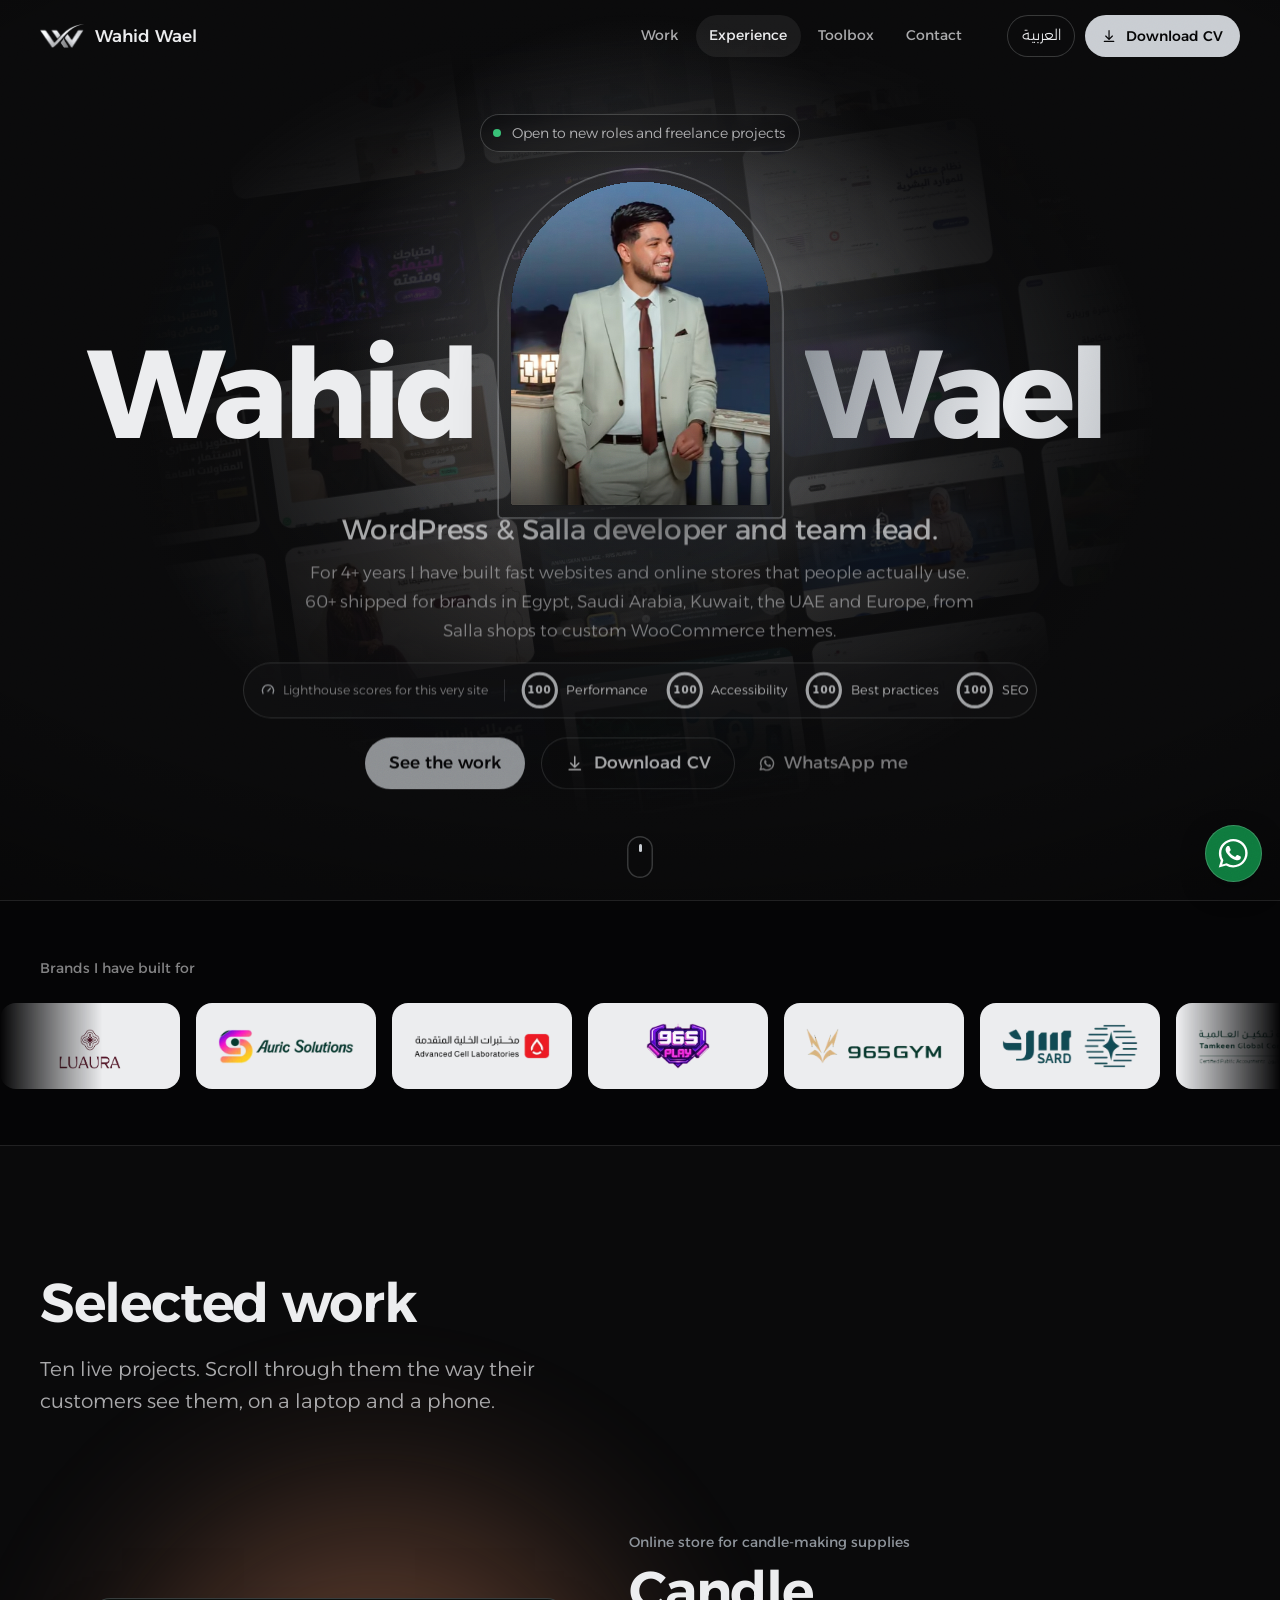
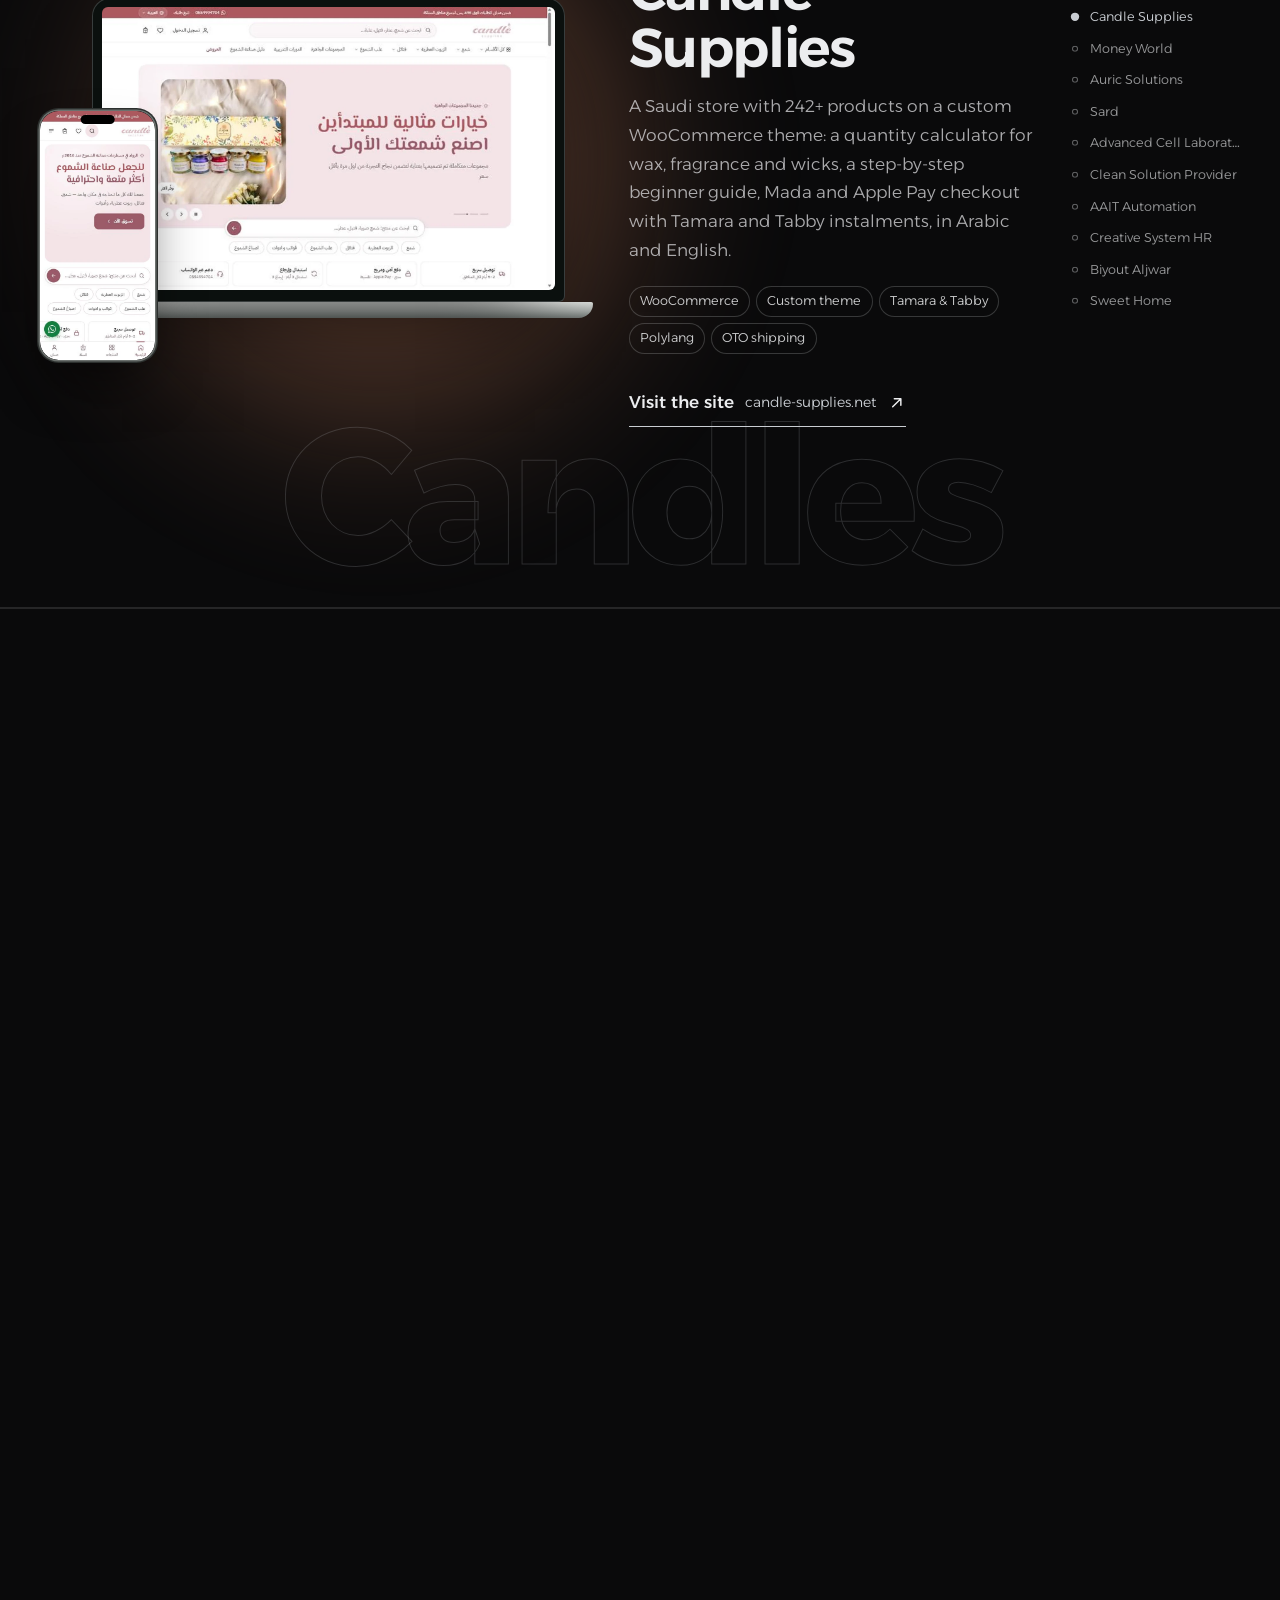
<file: index.html>
<!DOCTYPE html>
<html lang="en" dir="ltr">
<head>
<meta charset="utf-8">
<meta name="viewport" content="width=device-width, initial-scale=1">
<title>Wahid Wael | WordPress &amp; Salla Developer, Team Lead</title>
<meta name="description" content="Portfolio of Wahid Wael, a WordPress &amp; Salla developer and team lead from Egypt. 60+ fast, conversion-ready websites and stores shipped for brands in Egypt, the Gulf and Europe.">
<link rel="canonical" href="https://waheed-wael.github.io/portfolio/">
<link rel="alternate" hreflang="en" href="https://waheed-wael.github.io/portfolio/"><link rel="alternate" hreflang="ar" href="https://waheed-wael.github.io/portfolio/ar/"><link rel="alternate" hreflang="x-default" href="https://waheed-wael.github.io/portfolio/">
<meta name="theme-color" content="#0A0A0B">
<meta name="color-scheme" content="dark">
<meta property="og:type" content="profile"><meta property="og:title" content="Wahid Wael | WordPress &amp; Salla Developer, Team Lead"><meta property="og:description" content="Portfolio of Wahid Wael, a WordPress &amp; Salla developer and team lead from Egypt. 60+ fast, conversion-ready websites and stores shipped for brands in Egypt, the Gulf and Europe.">
<meta property="og:url" content="https://waheed-wael.github.io/portfolio/"><meta property="og:image" content="https://waheed-wael.github.io/portfolio/assets/img/og.jpg"><meta property="og:image:width" content="1200"><meta property="og:image:height" content="630">
<meta property="og:locale" content="en_US"><meta name="twitter:card" content="summary_large_image">
<link rel="icon" href="assets/img/favicon-32.png" sizes="32x32"><link rel="apple-touch-icon" href="assets/img/apple-touch-icon.png">
<link rel="manifest" href="manifest.webmanifest">
<link rel="preload" href="assets/fonts/alexandria-latin.woff2" as="font" type="font/woff2" crossorigin>

<link rel="preload" as="image" type="image/avif" imagesrcset="assets/img/wahid-360.avif 360w, assets/img/wahid-540.avif 540w, assets/img/wahid-720.avif 720w" imagesizes="(min-width: 1024px) 350px, (min-width: 720px) 40vw, 64vw" fetchpriority="high">
<style>@font-face{font-family:"Alexandria";src:url(assets/fonts/alexandria-latin.woff2) format("woff2");font-weight:100 900;font-display:swap;unicode-range:U+0000-00FF,U+0131,U+0152-0153,U+02C6,U+02DA,U+02DC,U+2000-206F,U+20AC,U+2122,U+2190-2193,U+2212}
@font-face{font-family:"Alexandria";src:url(assets/fonts/alexandria-arabic.woff2) format("woff2");font-weight:100 900;font-display:swap;unicode-range:U+0600-06FF,U+0750-077F,U+08A0-08FF,U+FB50-FDFF,U+FE70-FEFF,U+200C-200F}
@font-face{font-family:"Alexandria Fallback";src:local("Arial"),local("ArialMT"),local("Liberation Sans"),local("Helvetica");font-weight:100 500;size-adjust:106.8%;ascent-override:90.6%;descent-override:23.5%;line-gap-override:0%}
@font-face{font-family:"Alexandria Fallback";src:local("Arial Bold"),local("Arial-BoldMT"),local("Liberation Sans Bold"),local("Helvetica Bold");font-weight:600 900;size-adjust:104%;ascent-override:93%;descent-override:24.1%;line-gap-override:0%}
:root{--forest:#0A0A0B;--night:#050506;--moss:#141416;--gold:#C9CDD2;--gold-2:#ECEDEF;--em:#C9CDD2;--em-2:#E4E6E9;--ivory:#ECEDEF;--ink:#0A0A0B;--steel:#8E949B;--ok:#2FBF71;--metal:linear-gradient(100deg,#8D939A 0%,#F2F3F5 45%,#A8ADB3 70%,#E3E5E8 100%);--muted:rgba(236,237,239,.7);--faint:rgba(236,237,239,.54);--line:rgba(236,237,239,.12);--line-2:rgba(236,237,239,.2);--f:"Thmanyah Sans","Alexandria","Alexandria Fallback",system-ui,-apple-system,"Segoe UI",Tahoma,sans-serif;--s-1:.875rem;--s0:1.0625rem;--s1:1.25rem;--s2:clamp(1.35rem,1.1rem + .9vw,1.75rem);--s3:clamp(2rem,1.4rem + 2.6vw,3.4rem);--wrap:min(1240px,100% - 2*var(--pad));--pad:clamp(1.15rem,4vw,2.5rem);--hh:72px;--ease:cubic-bezier(.22,1,.36,1);--ease-io:cubic-bezier(.65,0,.35,1)}*,*::before,*::after{box-sizing:border-box}html{-webkit-text-size-adjust:100%;text-size-adjust:100%;scroll-padding-top:calc(var(--hh) + 12px)}html.lenis,html.lenis body{height:auto}.lenis.lenis-smooth{scroll-behavior:auto!important}body{margin:0;background:var(--forest);color:var(--ivory);font:300 var(--s0)/1.7 var(--f);-webkit-font-smoothing:antialiased;-moz-osx-font-smoothing:grayscale;overflow-x:clip}[dir=rtl] body{line-height:1.85;font-weight:400}img,svg{display:block;max-width:100%}img{height:auto}a{color:inherit;text-decoration:none}button{font:inherit;color:inherit;background:none;border:0;padding:0;cursor:pointer}ul,ol{list-style:none;margin:0;padding:0}h1,h2,h3,h4,p,figure{margin:0}::selection{background:var(--gold);color:var(--night)}:focus-visible{outline:2px solid var(--em-2);outline-offset:3px;border-radius:6px}.sr{position:absolute!important;width:1px;height:1px;padding:0;margin:-1px;overflow:hidden;clip:rect(0 0 0 0);white-space:nowrap;border:0}.wrap{width:var(--wrap);margin-inline:auto}.skip{position:fixed;inset-inline-start:1rem;top:-4rem;z-index:100;padding:.7rem 1rem;border-radius:10px;background:var(--ivory);color:var(--ink);font-weight:500;transition:top .2s}.skip:focus{top:1rem}.ic{width:1.15em;height:1.15em;flex:none;fill:none;stroke:currentColor;stroke-width:1.8;stroke-linecap:round;stroke-linejoin:round}.ic .fill{fill:currentColor;stroke:none}[dir=rtl] .visit .ic,[dir=rtl] .card-h .ic,[dir=rtl] .cert .ic{transform:scaleX(-1)}.h2{font-weight:600;font-size:var(--s3);line-height:1.08;letter-spacing:-.025em}[dir=rtl] .h2{letter-spacing:0;line-height:1.3}.h3{font-weight:500;font-size:var(--s2);line-height:1.3}.lead{color:var(--muted);font-size:var(--s1);line-height:1.6;max-width:36ch;margin-top:1rem}.sec-head{display:grid;gap:.25rem}.btn{display:inline-flex;align-items:center;justify-content:center;gap:.55rem;min-height:52px;padding:0 1.5rem;border-radius:999px;font-weight:500;font-size:var(--s0);line-height:1;transition:background .35s var(--ease),color .35s var(--ease),box-shadow .35s var(--ease),translate .35s var(--ease);white-space:nowrap}.btn:hover{translate:0 -2px}.btn-em{background:var(--em);color:var(--night)}.btn-em:hover{background:#fff;box-shadow:0 14px 30px -14px rgba(236,237,239,.45)}.btn-line{box-shadow:inset 0 0 0 1px var(--line-2)}.btn-line:hover{box-shadow:inset 0 0 0 1px var(--gold);color:var(--gold-2)}.btn-gold{background:var(--gold);color:var(--night)}.btn-gold:hover{background:var(--gold-2)}.btn-sm{min-height:42px;padding:0 1.05rem;font-size:var(--s-1)}.tlink{display:inline-flex;align-items:center;gap:.5rem;min-height:44px;padding:0 .4rem;font-weight:400;color:var(--muted);background:linear-gradient(currentColor,currentColor) 0 calc(100% - 8px)/0 1px no-repeat;transition:color .3s,background-size .45s var(--ease)}[dir=rtl] .tlink{background-position:100% calc(100% - 8px)}.tlink:hover{color:var(--ivory);background-size:100% 1px}.hd{position:fixed;inset:0 0 auto;z-index:50;height:var(--hh);transition:background .4s,box-shadow .4s,translate .45s var(--ease)}.hd.solid{background:rgba(5,5,6,.82);-webkit-backdrop-filter:blur(14px) saturate(1.2);backdrop-filter:blur(14px) saturate(1.2);box-shadow:0 1px 0 var(--line)}.hd.away{translate:0 -100%}.hd-in{height:100%;display:flex;align-items:center;justify-content:space-between;gap:1.5rem}.brand{display:flex;align-items:center;gap:.7rem;font-weight:500;font-size:var(--s0);min-height:44px}.brand img{width:44px;height:auto}.nav{display:flex;align-items:center;gap:2rem}.nav ul{display:flex;gap:.25rem}.nav ul a{display:block;padding:.6rem .85rem;border-radius:999px;font-size:var(--s-1);font-weight:400;color:var(--muted);transition:color .3s,background .3s}.nav ul a:hover,.nav ul a[aria-current=true]{color:var(--ivory);background:rgba(236,237,239,.07)}.nav-x{display:flex;align-items:center;gap:.6rem}.lang{display:grid;place-items:center;min-height:42px;padding:0 .9rem;border-radius:999px;font-size:var(--s-1);box-shadow:inset 0 0 0 1px var(--line-2);transition:box-shadow .3s,color .3s}.lang:hover{box-shadow:inset 0 0 0 1px var(--gold);color:var(--gold-2)}.burger{display:none;width:46px;height:46px;border-radius:50%;place-items:center;box-shadow:inset 0 0 0 1px var(--line-2)}.burger .ic{width:22px;height:22px}.burger .ic+.ic,.burger[aria-expanded=true] .ic:first-child{display:none}.burger[aria-expanded=true] .ic+.ic{display:block}.hero{position:relative;min-height:100svh;display:grid;align-items:center;padding:calc(var(--hh) + 1rem) 0 clamp(3.5rem,6vw,4.5rem);isolation:isolate;overflow:clip;text-align:center;background:radial-gradient(55% 55% at 50% 42%,rgba(201,205,210,.2),transparent 70%),var(--forest)}.wall{position:absolute;inset:-10% -4%;z-index:-2;display:flex;gap:18px;justify-content:center;opacity:0;transition:opacity 2s var(--ease);transform:rotate(-8deg) scale(1.08);pointer-events:none}[dir=rtl] .wall{transform:rotate(8deg) scale(1.08)}.wall.on{opacity:.3}.wall .col{display:flex;flex-direction:column;gap:18px;flex:none;width:clamp(170px,17vw,280px);animation:wallUp 70s linear infinite}.wall .col:nth-child(even){animation-name:wallDown;animation-duration:85s}.wall img{width:100%;height:auto;aspect-ratio:16/10;object-fit:cover;object-position:top;border-radius:12px;filter:saturate(1.05)}@keyframes wallUp{to{transform:translateY(-50%)}}@keyframes wallDown{from{transform:translateY(-50%)}to{transform:translateY(0)}}.hero::before{content:"";position:absolute;inset:0;z-index:-1;pointer-events:none;background:radial-gradient(44% 50% at 50% 46%,rgba(10,10,11,.15),var(--forest) 92%),linear-gradient(180deg,var(--forest) 0%,transparent 22%,transparent 70%,var(--forest) 100%)}.hero-in{display:flex;flex-direction:column;align-items:center}.hfoot{display:flex;flex-direction:column;align-items:center}.avail{display:inline-flex;align-items:center;gap:.65rem;padding:.45rem .95rem .45rem .8rem;border-radius:999px;background:rgba(5,5,6,.55);box-shadow:inset 0 0 0 1px var(--line-2);font-size:var(--s-1);color:var(--muted);-webkit-backdrop-filter:blur(6px);backdrop-filter:blur(6px)}.avail i{width:8px;height:8px;border-radius:50%;background:var(--ok);box-shadow:0 0 0 0 rgba(47,191,113,.6);animation:ping 2.4s infinite}@keyframes ping{70%{box-shadow:0 0 0 9px rgba(47,191,113,0)}100%{box-shadow:0 0 0 0 rgba(47,191,113,0)}}.hstage{--pw:clamp(250px,24vw,350px);position:relative;width:100%;margin-top:1.4rem;display:grid;place-items:center}.portrait{position:relative;z-index:2;width:var(--pw)}.portrait::before{content:"";position:absolute;inset:-14px;border:1px solid rgba(201,205,210,.6);border-radius:999px 999px 30px 30px;pointer-events:none}.arch{position:relative;overflow:hidden;border-radius:999px 999px 24px 24px;background:var(--moss);aspect-ratio:4/5;box-shadow:0 60px 100px -50px rgba(0,0,0,.9)}.arch img{width:100%;height:100%;object-fit:cover}.arch::after{content:"";position:absolute;inset:auto 0 0;height:30%;background:linear-gradient(transparent,rgba(5,5,6,.6));pointer-events:none}.name{position:absolute;inset:auto 0 16%;z-index:1;display:flex;justify-content:center;align-items:baseline;gap:calc(var(--pw) - 1.6rem);font-weight:700;font-size:clamp(3.4rem,.6rem + 9vw,9.6rem);line-height:.9;letter-spacing:-.045em;white-space:nowrap}[dir=rtl] .name{letter-spacing:0;line-height:1.15;font-size:clamp(3.4rem,.6rem + 9vw,9.6rem)}.name .w{display:block;overflow:clip;padding:.04em .02em .08em;margin:-.04em -.02em -.08em}[dir=rtl] .name .w{padding-bottom:.18em;margin-bottom:-.18em}.name .w>span{display:block}.name .w2>span{color:var(--gold);background:linear-gradient(100deg,#8D939A 0%,#E9EBEE 18%,#A3A8AE 34%,#DCDFE3 44%,#FFFFFF 50%,#B4B9BF 58%,#E3E5E8 72%,#9DA2A8 100%) 0 0/250% 100%;-webkit-background-clip:text;background-clip:text;-webkit-text-fill-color:transparent}.name .w1{flex:1;text-align:end}.name .w2{flex:1;text-align:start}.role{margin-top:1.8rem;font-weight:400;font-size:var(--s2);line-height:1.35;letter-spacing:-.01em;max-width:54rem;text-wrap:balance}[dir=rtl] .role{letter-spacing:0;line-height:1.6}.intro{margin-top:.9rem;max-width:42rem;color:var(--muted)}.ctas{display:flex;flex-wrap:wrap;justify-content:center;align-items:center;gap:.75rem 1rem;margin-top:1.6rem}.cue{position:absolute;inset-inline-start:50%;bottom:1.4rem;width:26px;height:42px;margin-inline-start:-13px;border-radius:99px;box-shadow:inset 0 0 0 1.5px var(--line-2);display:grid;justify-items:center;padding-top:8px}.cue span{width:3px;height:8px;border-radius:3px;background:var(--gold);animation:cue 2s var(--ease) infinite}@keyframes cue{0%{opacity:0;transform:translateY(-3px)}30%{opacity:1}80%{opacity:0;transform:translateY(12px)}100%{opacity:0}}@media (prefers-reduced-motion:no-preference){.name .w>span{animation:fromIn 1.3s var(--ease) .15s both}.name .w1>span{--fx:-60%}.name .w2>span{--fx:60%}[dir=rtl] .name .w1>span{--fx:60%}[dir=rtl] .name .w2>span{--fx:-60%}.avail{animation:fadeUp .9s var(--ease) both}.role,.intro,.ctas{animation:fadeUp 1s var(--ease) both}.role{animation-delay:.45s}.intro{animation-delay:.55s}.ctas{animation-delay:.65s}.arch img{animation:settle 2s var(--ease) both}.arch{animation:rise 1.4s var(--ease) both}.portrait::before{animation:frame 1.6s .35s var(--ease) both}}@keyframes fromIn{from{transform:translateX(var(--fx))}}@keyframes rise{from{transform:translateY(60px) scale(.94)}}@keyframes fadeUp{from{opacity:0;transform:translateY(18px)}}@keyframes settle{from{transform:scale(1.18)}}@keyframes frame{from{opacity:0;transform:scale(.9)}}@media (prefers-reduced-motion:reduce){.wall .col,.cue span{animation:none}}.clients{padding:clamp(2.5rem,5vw,3.5rem) 0;border-block:1px solid var(--line);background:var(--night)}.clients-t{font-size:var(--s-1);font-weight:400;color:var(--faint);margin-bottom:1.4rem}.marq{overflow:hidden;-webkit-mask:linear-gradient(90deg,transparent,#000 8%,#000 92%,transparent);mask:linear-gradient(90deg,transparent,#000 8%,#000 92%,transparent)}.marq-tr{display:flex;gap:1rem;width:max-content;animation:marq 70s linear infinite}[dir=rtl] .marq-tr{animation-name:marqR}.marq:hover .marq-tr{animation-play-state:paused}.marq-tr li a{display:grid;place-items:center;width:180px;height:86px;padding:1rem 1.4rem;border-radius:16px;background:var(--ivory);transition:translate .4s var(--ease)}.marq-tr li a:hover{translate:0 -3px}.marq-tr img{max-height:46px;width:auto;object-fit:contain}@keyframes marq{from{transform:translateX(-50%)}to{transform:translateX(0)}}@keyframes marqR{from{transform:translateX(50%)}to{transform:translateX(0)}}@media (prefers-reduced-motion:reduce){.marq-tr{animation:none;flex-wrap:wrap;width:auto;justify-content:center}.marq-tr li:nth-child(n+23){display:none}}.work{padding:clamp(5rem,10vw,8rem) 0 0;background:var(--forest)}.stage{position:relative;margin-top:clamp(1.5rem,3vw,2.5rem)}.proj{display:grid;grid-template-columns:minmax(0,1.3fr) minmax(0,1fr);align-items:center;gap:clamp(2rem,5vw,5rem);padding:clamp(2.5rem,6vw,4.5rem) 0;border-top:1px solid var(--line)}.proj-bg{display:none}.proj-dev{position:relative;padding:0 0 8% 10%}[dir=rtl] .proj-dev{padding:0 10% 8% 0}.proj-dev .phone{position:absolute;width:22%;inset-inline-start:0;bottom:0;z-index:2}.wipe{display:none}.proj-info{max-width:32rem}.proj-kind{color:var(--steel);font-size:var(--s-1);font-weight:400}.proj-name{margin-top:.4rem;font-weight:600;font-size:var(--s3);line-height:1.05;letter-spacing:-.025em}[dir=rtl] .proj-name{letter-spacing:0;line-height:1.3}.proj-desc{margin-top:1rem;color:var(--muted)}.tags{display:flex;flex-wrap:wrap;gap:.4rem;margin-top:1.3rem}.tags li{font-size:.8rem;padding:.28rem .7rem;border-radius:999px;box-shadow:inset 0 0 0 1px var(--line-2);color:rgba(236,237,239,.86);direction:ltr}.visit{display:inline-flex;align-items:center;gap:.7rem;margin-top:1.8rem;min-height:44px;padding-bottom:.25rem;font-weight:500;box-shadow:inset 0 -1px 0 var(--gold);transition:gap .4s var(--ease),color .3s}.visit .host{color:var(--gold);font-weight:300;font-size:var(--s-1)}.visit:hover{gap:1.1rem;color:var(--gold-2)}.rail,.bar{display:none}.laptop{position:relative}.lid{position:relative;padding:2.1% 2.1% 2.6%;border-radius:18px 18px 6px 6px;background:#0b100e;box-shadow:inset 0 0 0 1px rgba(201,205,210,.24),0 40px 80px -30px rgba(0,0,0,.65)}.laptop .screen{aspect-ratio:16/10;overflow:hidden;border-radius:6px;background:#141416}.base{height:clamp(9px,1.25vw,17px);width:112%;margin-inline-start:-6%;border-radius:2px 2px 16px 16px/2px 2px 100% 100%;background:linear-gradient(180deg,#dcdfdc,#a6aba8 55%,#6f7572)}.phone{aspect-ratio:390/844;border-radius:16%/7.4%;padding:0;background:#050606;overflow:hidden;box-shadow:0 0 0 1.5px #6c716e,0 0 0 3px #2c302e,0 30px 60px -18px rgba(0,0,0,.75)}.phone .screen{position:relative;height:100%;overflow:hidden;border-radius:inherit;background:#141416}.island{position:absolute;top:1.8%;left:50%;width:30%;height:3.6%;translate:-50% 0;border-radius:99px;background:#000}.screen img{width:100%;height:100%;object-fit:cover;object-position:top}.stage.pinned{height:100vh;height:100svh;margin-top:-12vh;overflow:hidden}.work .sec-head{position:relative;z-index:2}.pinned .stage-list{position:relative;height:100%}.pinned .proj{position:absolute;inset:0;padding:calc(var(--hh) + 1rem) 13rem 3rem 0;border:0;opacity:0;pointer-events:none}[dir=rtl] .pinned .proj{padding:calc(var(--hh) + 1rem) 0 3rem 13rem}.pinned .proj.on{opacity:1;pointer-events:auto}.pinned .proj-bg{display:block;position:absolute;inset:auto 0 4%;z-index:0;text-align:center;white-space:nowrap;pointer-events:none;direction:ltr;font-weight:700;font-size:clamp(6rem,15vw,15rem);line-height:.8;letter-spacing:-.05em;color:transparent;-webkit-text-stroke:1px rgba(201,205,210,.18)}.pinned .proj-dev,.pinned .proj-info{position:relative;z-index:1}.pinned .wipe{display:block;position:absolute;top:-6%;bottom:-6%;left:0;width:2px;z-index:3;background:linear-gradient(transparent,var(--gold) 20%,var(--gold) 80%,transparent);transform-origin:50% 50%;opacity:0;pointer-events:none}.pinned .rail{display:flex;flex-direction:column;gap:.1rem;position:absolute;inset-inline-end:var(--pad);top:50%;translate:0 -50%;z-index:5;width:10.5rem}.rail button{position:relative;display:flex;align-items:center;width:100%;min-height:30px;padding-inline-start:1.1rem;text-align:start;font-size:.8rem;color:rgba(236,237,239,.62);transition:color .3s}.rail button span{overflow:hidden;white-space:nowrap;text-overflow:ellipsis;unicode-bidi:plaintext}.rail button::before{content:"";position:absolute;inset-inline-start:0;top:50%;width:6px;height:6px;margin-top:-3px;border-radius:50%;box-shadow:inset 0 0 0 1px rgba(236,237,239,.4);transition:background .3s,box-shadow .3s,scale .4s var(--ease)}.rail button:hover{color:var(--ivory)}.rail button.on{color:var(--gold)}.rail button.on::before{background:var(--gold);box-shadow:none;scale:1.4}.pinned .bar{display:block;position:absolute;inset:auto 0 0;height:2px;background:var(--line)}.bar i{display:block;height:100%;background:var(--gold);transform:scaleX(0);transform-origin:0 50%}[dir=rtl] .bar i{transform-origin:100% 50%}.more{padding:clamp(5rem,10vw,8rem) 0;background:var(--night)}.more-head{display:flex;flex-wrap:wrap;align-items:flex-end;justify-content:space-between;gap:1.5rem 3rem}.filter{display:flex;flex-wrap:wrap;gap:.35rem;padding:.35rem;border-radius:999px;box-shadow:inset 0 0 0 1px var(--line)}.filter button{min-height:42px;padding:0 1.05rem;border-radius:999px;font-size:var(--s-1);color:var(--muted);transition:background .3s,color .3s}.filter button .n{margin-inline-start:.2rem;color:var(--gold)}.filter button:hover{color:var(--ivory)}.filter button[aria-pressed=true]{background:var(--ivory);color:var(--ink)}.filter button[aria-pressed=true] .n{color:var(--forest);font-weight:500}.cards{display:grid;grid-template-columns:repeat(3,minmax(0,1fr));gap:clamp(1rem,2.2vw,1.75rem);margin-top:clamp(2rem,4vw,3rem)}.card[hidden]{display:none}.card a{position:relative;display:flex;flex-direction:column;height:100%;padding:.6rem .6rem 1.1rem;border-radius:22px;background:rgba(236,237,239,.035);box-shadow:inset 0 0 0 1px var(--line);transition:background .4s,box-shadow .4s}.card a:hover{background:rgba(236,237,239,.06);box-shadow:inset 0 0 0 1px rgba(201,205,210,.45)}.card-img{display:block;overflow:hidden;border-radius:15px;aspect-ratio:16/10;background:var(--moss)}.card-img img{width:100%;height:100%;object-fit:cover;object-position:top;transition:transform .9s var(--ease)}.card a:hover .card-img img{transform:scale(1.045)}.card-tx{display:grid;gap:.15rem;padding:1rem .6rem 0}.card-n{font-weight:500;font-size:var(--s1);line-height:1.35}.card-k{color:var(--muted);font-size:var(--s-1)}.card-h{display:inline-flex;align-items:center;gap:.4rem;margin:1rem .6rem 0;margin-top:auto;padding-top:1rem;color:var(--gold);font-size:.8rem;align-self:flex-start}[dir=rtl] .card-h{align-self:flex-end}.how{padding:clamp(5rem,10vw,8rem) 0;background:var(--moss);color:var(--ivory);border-block:1px solid var(--line)}.how .lead{color:var(--muted)}.how-in{display:grid;grid-template-columns:minmax(0,.8fr) minmax(0,1.6fr);gap:clamp(2rem,6vw,6rem);align-items:start}.how-head{position:sticky;top:calc(var(--hh) + 2rem)}.vals{display:grid;grid-template-columns:repeat(2,minmax(0,1fr));gap:2.5rem clamp(1.5rem,4vw,3.5rem)}.vals li{padding-top:1.2rem;border-top:1px solid var(--line);position:relative}.vals li::before{content:"";position:absolute;inset-inline-start:0;top:-1px;width:40px;height:2px;background:var(--metal)}.vals h3{font-weight:600;font-size:var(--s1);color:var(--ivory)}.vals p{margin-top:.5rem;color:var(--muted)}.exp{padding:clamp(5rem,10vw,8rem) 0;background:var(--forest)}.exp-head{display:flex;flex-wrap:wrap;align-items:flex-end;justify-content:space-between;gap:2rem}.facts{display:grid;grid-template-columns:repeat(3,auto);gap:0 clamp(1.5rem,3.5vw,3rem)}.facts li{display:grid;gap:.15rem}.facts b{font-weight:600;font-size:clamp(1.8rem,1.3rem + 1.6vw,2.6rem);line-height:1;color:var(--gold)}.facts span{font-size:var(--s-1);color:var(--muted);max-width:11rem;line-height:1.4}.jobs{margin-top:clamp(2.5rem,5vw,4rem);border-top:1px solid var(--line)}.job{display:grid;grid-template-columns:12rem minmax(0,1fr);gap:1rem clamp(1.5rem,4vw,4rem);padding:clamp(1.8rem,3.5vw,2.6rem) 0;border-bottom:1px solid var(--line)}.when{color:var(--gold);font-size:var(--s-1);font-weight:400;padding-top:.35rem}.job-head{display:flex;align-items:center;gap:1rem}.org{display:grid;place-items:center;flex:none;width:44px;height:44px;border-radius:12px;overflow:hidden;background:#fff}.org img{width:100%;height:100%;object-fit:contain;padding:5px}.org img[src*="/mono-"]{padding:0}.org.mono{background:rgba(201,205,210,.14);color:var(--gold);font-weight:600;font-size:1.05rem}.job h3{font-weight:500;font-size:var(--s1);line-height:1.35}.co{color:var(--muted);font-size:var(--s-1)}.co a{box-shadow:inset 0 -1px 0 rgba(201,205,210,.5);transition:color .3s}.co a:hover{color:var(--gold-2)}.meta{display:flex;flex-wrap:wrap;gap:.4rem;margin-top:1rem}.meta li{font-size:.78rem;padding:.2rem .65rem;border-radius:999px;box-shadow:inset 0 0 0 1px var(--line-2);color:var(--muted)}.pts{display:grid;gap:.5rem;margin-top:1.1rem;max-width:68ch}.pts li{position:relative;padding-inline-start:1.2rem;color:var(--muted)}.pts li::before{content:"";position:absolute;inset-inline-start:0;top:.75em;width:6px;height:6px;border-radius:50%;background:var(--steel)}.edu{margin-top:clamp(3rem,6vw,4.5rem);display:grid;grid-template-columns:12rem minmax(0,1fr);gap:1rem clamp(1.5rem,4vw,4rem)}.edu-l{display:grid;gap:1.6rem}.edu-l li{display:flex;gap:1rem;align-items:flex-start}.edu-l h4{font-weight:500;font-size:var(--s1);line-height:1.4}.edu-l h4 a{box-shadow:inset 0 -1px 0 rgba(201,205,210,.5)}.edu-l h4 a:hover{color:var(--gold-2)}.edu-l p{color:var(--muted);font-size:var(--s-1);margin-top:.25rem}.tools{padding:clamp(5rem,10vw,8rem) 0;background:var(--night)}.grps{display:grid;grid-template-columns:repeat(3,minmax(0,1fr));gap:2.4rem clamp(1.5rem,3vw,2.5rem);margin-top:clamp(2.5rem,5vw,3.5rem)}.grp h3{font-weight:500;font-size:var(--s0);color:var(--gold);padding-bottom:.8rem;border-bottom:1px solid var(--line)}.grp ul{display:flex;flex-wrap:wrap;gap:.4rem;margin-top:.9rem}.grp li{font-size:.84rem;padding:.3rem .75rem;border-radius:999px;background:rgba(236,237,239,.05);color:rgba(236,237,239,.88);direction:ltr}.certs-w{margin-top:clamp(4rem,8vw,6rem)}.certs{display:grid;grid-template-columns:repeat(2,minmax(0,1fr));gap:.75rem;margin-top:2rem}.cert{display:flex;align-items:center;gap:1rem;height:100%;padding:1rem 1.2rem;border-radius:18px;box-shadow:inset 0 0 0 1px var(--line);transition:box-shadow .35s,background .35s}.cert:hover{background:rgba(236,237,239,.04);box-shadow:inset 0 0 0 1px rgba(201,205,210,.5)}.cert-tx{flex:1;min-width:0;display:grid;gap:.1rem}.cert-n{font-weight:500;line-height:1.4;unicode-bidi:plaintext;text-align:start}.cert-i{color:var(--muted);font-size:var(--s-1)}.cert .ic{color:var(--gold);opacity:.6;transition:opacity .3s,translate .4s var(--ease)}.cert:hover .ic{opacity:1;translate:2px -2px}[dir=rtl] .cert:hover .ic{translate:-2px -2px}.contact{padding:clamp(6rem,12vw,10rem) 0 clamp(4rem,8vw,6rem);background:radial-gradient(60% 80% at 50% 120%,rgba(201,205,210,.22),transparent 70%),var(--forest)}.ct-t{font-weight:600;font-size:clamp(2.4rem,1.4rem + 4.4vw,5.6rem);line-height:1;letter-spacing:-.035em;max-width:16ch}[dir=rtl] .ct-t{letter-spacing:0;line-height:1.3}.contact .lead{max-width:48ch}.mail-row{display:flex;flex-wrap:wrap;align-items:center;gap:1rem 1.5rem;margin-top:clamp(2.5rem,5vw,3.5rem)}.mail{font-weight:500;font-size:clamp(1.35rem,.6rem + 3.3vw,3.4rem);line-height:1.2;color:var(--gold);word-break:break-all;background:linear-gradient(var(--gold),var(--gold)) 0 100%/100% 2px no-repeat;padding-bottom:.15em;transition:color .3s,background-size .5s var(--ease)}.mail:hover{color:var(--gold-2);background-size:0 2px;background-position:100% 100%}.copy{display:inline-flex;align-items:center;gap:.5rem;min-height:44px;padding:0 1rem;border-radius:999px;font-size:var(--s-1);box-shadow:inset 0 0 0 1px var(--line-2);transition:box-shadow .3s,color .3s}.copy:hover{box-shadow:inset 0 0 0 1px var(--gold);color:var(--gold-2)}.ct-l{display:grid;grid-template-columns:repeat(4,minmax(0,1fr));gap:1rem;margin-top:clamp(2.5rem,5vw,3.5rem);border-top:1px solid var(--line);padding-top:1.6rem}.ct-l li{display:grid;gap:.2rem;min-width:0}.ct-l .k{font-size:var(--s-1);color:var(--faint)}.ct-l a{min-height:44px;display:flex;align-items:center;overflow-wrap:anywhere;transition:color .3s}[dir=rtl] .ct-l a{justify-content:flex-end}.ct-l a:hover{color:var(--gold-2)}.waf{margin-top:clamp(2.5rem,5vw,3.5rem);padding:clamp(1.4rem,3vw,2.2rem);border-radius:24px;background:rgba(5,5,6,.55);box-shadow:inset 0 0 0 1px var(--line)}.waf-head p{margin-top:.3rem;color:var(--muted);font-size:var(--s-1)}.waf-grid{display:grid;grid-template-columns:repeat(2,minmax(0,1fr));gap:1rem 1.2rem;margin-top:1.4rem}.fld{display:grid;gap:.45rem;min-width:0;margin:0;padding:0;border:0}.fld>span,.fld legend{font-size:var(--s-1);color:var(--muted);padding:0}.fld.wide,.fld.chips{grid-column:1/-1}.fld input,.fld textarea{width:100%;font:inherit;font-size:var(--s0);color:var(--ivory);background:rgba(236,237,239,.04);border:0;border-radius:14px;padding:.85rem 1rem;box-shadow:inset 0 0 0 1px var(--line-2);transition:box-shadow .3s,background .3s}.fld textarea{resize:vertical;min-height:7.5rem;line-height:1.6}.fld input::placeholder,.fld textarea::placeholder{color:var(--faint)}.fld input:focus,.fld textarea:focus{outline:none;background:rgba(236,237,239,.07);box-shadow:inset 0 0 0 1.5px var(--em-2)}.fld [aria-invalid=true]{box-shadow:inset 0 0 0 1.5px #E58B7A}.chips{display:flex;flex-wrap:wrap;gap:.5rem}.chips legend{width:100%;margin-bottom:.5rem}.chips label{position:relative}.chips input{position:absolute;opacity:0;width:1px;height:1px}.chips label span{display:inline-flex;align-items:center;min-height:44px;padding:0 1.1rem;border-radius:999px;box-shadow:inset 0 0 0 1px var(--line-2);font-size:var(--s-1);cursor:pointer;transition:background .3s,color .3s,box-shadow .3s}.chips input:checked+span{background:var(--ivory);color:var(--ink);box-shadow:none}.chips input:focus-visible+span{outline:2px solid var(--em-2);outline-offset:3px}.waf-err{min-height:1.4em;margin:.8rem 0 .4rem;color:#F0A898;font-size:var(--s-1)}@media (max-width:720px){.waf-grid{grid-template-columns:1fr}.waf .btn{width:100%}}.ft{padding:2.2rem 0 2.6rem;background:var(--night);border-top:1px solid var(--line)}.ft-in{display:flex;flex-wrap:wrap;align-items:center;justify-content:space-between;gap:1.2rem 2rem}.ft img{width:96px}.ft p{color:var(--faint);font-size:var(--s-1)}.totop{display:inline-flex;align-items:center;gap:.5rem;min-height:44px;font-size:var(--s-1);color:var(--muted);transition:color .3s}.totop:hover{color:var(--gold-2)}.rv{opacity:0;translate:0 26px;transition:opacity .9s var(--ease),translate 1.1s var(--ease);transition-delay:var(--d,0s)}.rv.in{opacity:1;translate:0 0}.h2.rv,.ct-t.rv{translate:0 0;clip-path:inset(0 0 100% 0);opacity:1;transition:clip-path 1.1s var(--ease)}.h2.rv.in,.ct-t.rv.in{clip-path:inset(-10% -5% -25% -5%)}@media (prefers-reduced-motion:reduce){.rv,.h2.rv{opacity:1!important;translate:none!important;clip-path:none!important;transition:none!important}}@media (max-width:1100px){.nav ul a{padding:.6rem .6rem}.grps{grid-template-columns:repeat(2,minmax(0,1fr))}}@media (max-width:1023px){:root{--hh:66px}.burger{display:grid}.proj{grid-template-columns:1fr;gap:2rem}.proj-info{max-width:40rem}.proj-dev{padding-inline-end:6%}.cards{grid-template-columns:repeat(2,minmax(0,1fr))}.how-in{grid-template-columns:1fr}.how-head{position:static}.facts{grid-template-columns:repeat(2,auto);gap:1.4rem 2.5rem}.ct-l{grid-template-columns:repeat(2,minmax(0,1fr))}}@media (max-width:720px){.hstage{--pw:min(64vw,300px)}.name{position:relative;inset:auto;z-index:3;margin-top:1.7rem;flex-direction:row;align-items:baseline;justify-content:center;gap:.22em;font-size:clamp(2.6rem,14vw,5rem)}.name .w1,.name .w2{flex:none}.hero::before{background:linear-gradient(180deg,var(--forest) 0%,rgba(10,10,11,.4) 30%,rgba(10,10,11,.6) 60%,var(--forest) 100%)}.role{margin-top:1.4rem}.cue{display:none}.job,.edu{grid-template-columns:1fr;gap:.6rem}.when{padding-top:0}.vals{grid-template-columns:1fr;gap:2rem}.certs{grid-template-columns:1fr}.grps{grid-template-columns:1fr}.cards{grid-template-columns:1fr}.ctas .btn{flex:1 1 auto}.more-head{align-items:flex-start}.filter{flex-wrap:nowrap;overflow-x:auto;max-width:100%;scrollbar-width:none}.filter::-webkit-scrollbar{display:none}.filter button{white-space:nowrap;flex:none}}@media (max-width:420px){.brand span{display:none}.ct-l{grid-template-columns:1fr}.facts{grid-template-columns:1fr 1fr}.proj-dev{padding-inline-start:12%}}.more,.how,.exp,.tools,.contact,.ft{content-visibility:auto;contain-intrinsic-size:auto 1100px}.stage:not(.pinned) .proj{content-visibility:auto;contain-intrinsic-size:auto 760px}.wafab{position:fixed;z-index:60;inset-block-end:max(1.1rem,env(safe-area-inset-bottom));inset-inline-end:1.1rem;display:grid;place-items:center;width:3.6rem;height:3.6rem;border-radius:50%;background:#0E7A3E;color:#fff;box-shadow:0 10px 30px -8px rgba(5,5,6,.55),inset 0 0 0 1px rgba(255,255,255,.18);transition:transform .35s var(--ease),background .25s}.wafab svg{width:1.9rem;height:1.9rem}.wafab:hover{background:#0B6533;transform:translateY(-3px)}.wafab:focus-visible{outline:3px solid var(--gold);outline-offset:3px}@media (prefers-reduced-motion:no-preference){.wafab{animation:waPulse 2.6s var(--ease) infinite}}@keyframes waPulse{0%,70%,100%{box-shadow:0 10px 30px -8px rgba(5,5,6,.55),0 0 0 0 rgba(201,205,210,.5)}35%{box-shadow:0 10px 30px -8px rgba(5,5,6,.55),0 0 0 .7rem rgba(201,205,210,0)}}@media (max-width:560px){.wafab{width:3.2rem;height:3.2rem;inset-inline-end:.8rem}.wafab svg{width:1.7rem;height:1.7rem}}.lh{margin-top:1.4rem;display:flex;align-items:center;gap:1rem;padding:.55rem .6rem .55rem 1.1rem;border-radius:999px;background:rgba(20,20,22,.7);box-shadow:inset 0 0 0 1px var(--line-2);backdrop-filter:blur(10px)}[dir=rtl] .lh{padding:.55rem 1.1rem .55rem .6rem}.lh figcaption{display:inline-flex;align-items:center;gap:.4rem;font-size:.78rem;color:var(--muted);white-space:nowrap;padding-inline-end:1rem;border-inline-end:1px solid var(--line-2)}.lh figcaption svg{width:1rem;height:1rem;color:var(--gold)}.lh ul{list-style:none;margin:0;padding:0;display:flex;gap:1.1rem}.lh li{display:flex;align-items:center;gap:.5rem}.lh .g{position:relative;width:2.35rem;height:2.35rem;flex:none}.lh .g svg{width:100%;height:100%;transform:rotate(-90deg)}[dir=rtl] .lh .g svg{transform:rotate(-90deg) scaleY(-1)}.lh circle{fill:none;stroke:rgba(236,237,239,.1);stroke-width:3}.lh circle.v{stroke:var(--em-2);stroke-linecap:round;stroke-dasharray:100 100;stroke-dashoffset:0}.lh b{position:absolute;inset:0;display:grid;place-items:center;font-size:.72rem;font-weight:700;color:var(--em-2);font-variant-numeric:tabular-nums}.lh .k{font-size:.8rem;line-height:1.2;color:var(--ivory);white-space:nowrap}@media (prefers-reduced-motion:no-preference){.lh{animation:fadeUp 1s var(--ease) .6s both}.lh circle.v{animation:ring 1.6s var(--ease) both;animation-delay:calc(.9s + var(--i)*.15s)}.lh b{animation:fadeUp .6s var(--ease) both;animation-delay:calc(1.7s + var(--i)*.15s)}}@keyframes ring{from{stroke-dashoffset:100}}.lh + .ctas{margin-top:1.5rem}@media (max-width:900px){.lh{flex-direction:column;gap:.7rem;border-radius:1.25rem;padding:.9rem 1rem;width:100%;max-width:24rem}[dir=rtl] .lh{padding:.9rem 1rem}.lh figcaption{border:0;padding:0}.lh ul{display:grid;grid-template-columns:repeat(2,minmax(0,1fr));gap:.8rem 1rem;width:100%}}.hstage::before{content:"";position:absolute;z-index:0;left:50%;top:46%;width:calc(var(--pw)*3.2);aspect-ratio:1;translate:-50% -50%;border-radius:50%;pointer-events:none;background:radial-gradient(closest-side,rgba(236,237,239,.24),rgba(236,237,239,.08) 45%,transparent 72%)}.hero::after{content:"";position:absolute;inset:0;z-index:-1;pointer-events:none;background:radial-gradient(120% 90% at 50% 40%,transparent 55%,rgba(0,0,0,.65) 100%)}body::after{content:"";position:fixed;inset:0;z-index:90;pointer-events:none;opacity:.07;mix-blend-mode:overlay;background:url("data:image/svg+xml,%3Csvg xmlns='http://www.w3.org/2000/svg' width='180' height='180'%3E%3Cfilter id='n'%3E%3CfeTurbulence type='fractalNoise' baseFrequency='.85' numOctaves='2' stitchTiles='stitch'/%3E%3C/filter%3E%3Crect width='100%25' height='100%25' filter='url(%23n)'/%3E%3C/svg%3E")}.proj{position:relative}.proj-glow{position:absolute;z-index:-1;inset-block:5% 5%;inset-inline-start:-12%;width:75%;pointer-events:none;border-radius:50%;background:radial-gradient(closest-side,color-mix(in srgb,var(--glow) 58%,transparent),color-mix(in srgb,var(--glow) 24%,transparent) 42%,color-mix(in srgb,var(--glow) 6%,transparent) 66%,transparent 85%);filter:blur(24px)}.stage-list{isolation:isolate}.pinned .proj{isolation:isolate}.pinned .proj-glow{inset-block:-5%;inset-inline-start:-12%;width:80%;opacity:0}.pinned .proj:first-child .proj-glow{opacity:1}@media (prefers-reduced-motion:no-preference){.name .w2>span{animation:fromIn 1.3s var(--ease) .15s both,shine 2.6s 1.1s cubic-bezier(.4,0,.2,1) both}.hstage::before{animation:breathe 7s ease-in-out infinite alternate}}@keyframes shine{from{background-position:100% 0}to{background-position:0 0}}@keyframes breathe{from{opacity:.75;scale:.94}to{opacity:1;scale:1.04}}@media (max-width:1023px){.proj-glow{inset-inline-start:-20%;width:110%;inset-block:0 40%}}@media (min-width:901px){.hstage{margin-top:.9rem}.role{margin-top:1.3rem}.intro{margin-top:.6rem}.lh{margin-top:1.1rem}.lh + .ctas{margin-top:1.2rem}}@media (min-width:901px) and (max-height:960px){.hstage{--pw:clamp(230px,21vw,315px)}}@media (min-width:901px) and (max-height:800px){.hstage{--pw:clamp(210px,18vw,255px)}.badge,.avail{margin-bottom:0}}[dir=rtl] .name,[dir=rtl] .h2,[dir=rtl] .ct-t,[dir=rtl] .proj-name,[dir=rtl] .clients-t{font-family:"Thmanyah Serif Display",var(--f)}[dir=rtl] h3:not(.proj-name),[dir=rtl] .h3{font-family:"Thmanyah Serif Text",var(--f)}.nav-p{display:contents}.nav-top,.nav-so,.nd,.scrim{display:none}@media (max-width:1023px){.burger{position:relative;z-index:2;transition:background .3s,box-shadow .3s}.burger[aria-expanded=true]{background:var(--ivory);color:var(--night);box-shadow:none}.menu-open .hd{translate:none;background:transparent;-webkit-backdrop-filter:none;backdrop-filter:none;box-shadow:none}.menu-open .wafab{opacity:0;pointer-events:none;transform:scale(.8)}.scrim{display:block;position:fixed;inset:0;z-index:-2;background:rgba(0,0,0,.55);-webkit-backdrop-filter:blur(6px);backdrop-filter:blur(6px);opacity:0;visibility:hidden;transition:opacity .45s var(--ease),visibility 0s .45s}.menu-open .scrim{opacity:1;visibility:visible;transition:opacity .45s var(--ease)}.nav{position:fixed;inset-block:0;inset-inline-end:0;z-index:-1;width:min(88vw,420px);display:block;visibility:hidden;transition:visibility 0s .6s}.nav.open{visibility:visible;transition:none}.nav-p{display:flex;flex-direction:column;height:100%;overflow-y:auto;overscroll-behavior:contain;padding:calc(var(--hh) + 1.6rem) clamp(1.4rem,6vw,2.2rem) max(1.6rem,env(safe-area-inset-bottom));background:linear-gradient(180deg,#121214 0%,#0B0B0C 100%);box-shadow:inset 1px 0 0 var(--line-2),-40px 0 80px -20px rgba(0,0,0,.7);translate:100% 0;transition:translate .6s cubic-bezier(.77,0,.18,1)}[dir=rtl] .nav-p{translate:-100% 0;box-shadow:inset -1px 0 0 var(--line-2),40px 0 80px -20px rgba(0,0,0,.7)}.nav.open .nav-p{translate:0 0}.nav-p::before{content:"";position:absolute;inset-inline-end:-30%;top:-10%;width:90%;aspect-ratio:1;border-radius:50%;pointer-events:none;background:radial-gradient(closest-side,rgba(236,237,239,.08),transparent)}.nav-top{display:flex;align-items:center;justify-content:flex-start;gap:1rem;padding-bottom:1.4rem;border-bottom:1px solid var(--line)}.nav-top img{width:46px;height:auto;opacity:.9}.avail-s{display:inline-flex;align-items:center;gap:.5rem;font-size:.78rem;color:var(--muted);padding:.35rem .8rem;border-radius:999px;box-shadow:inset 0 0 0 1px var(--line-2)}.avail-s i{width:7px;height:7px;border-radius:50%;background:var(--ok)}.nav ul{display:flex;flex-direction:column;gap:0;margin-top:.6rem}.nav-p>ul>li{border-bottom:1px solid var(--line)}.nav-p>ul a{position:relative;display:flex;flex-direction:column;gap:.15rem;padding:1.05rem 0;border-radius:0;background:none!important;color:var(--ivory)}.nl{font-size:clamp(1.55rem,6.2vw,2rem);font-weight:500;line-height:1.15;letter-spacing:-.01em;transition:translate .45s var(--ease),color .3s}[dir=rtl] .nl{font-family:"Thmanyah Serif Display",var(--f);letter-spacing:0}.nd{display:block;font-size:.8rem;color:var(--faint);transition:color .3s}.nav-p>ul a::after{content:"";position:absolute;inset-inline-start:0;bottom:-1px;width:0;height:1px;background:var(--metal);transition:width .6s var(--ease)}.nav-p>ul a:hover .nl,.nav-p>ul a:focus-visible .nl,.nav-p>ul a[aria-current=true] .nl{translate:.5rem 0}[dir=rtl] .nav-p>ul a:hover .nl,[dir=rtl] .nav-p>ul a:focus-visible .nl,[dir=rtl] .nav-p>ul a[aria-current=true] .nl{translate:-.5rem 0}.nav-p>ul a:hover::after,.nav-p>ul a:focus-visible::after,.nav-p>ul a[aria-current=true]::after{width:100%}.nav-p>ul a[aria-current=true] .nd{color:var(--muted)}.nav-x{display:grid;grid-template-columns:auto 1fr;gap:.7rem;margin-top:auto;padding-top:2rem}.nav-x .btn,.nav-x .lang{min-height:50px;padding:0 1.3rem;font-size:.95rem;justify-content:center}.nav-so{display:block;margin-top:1.4rem;padding-top:1.2rem;border-top:1px solid var(--line)}.nav-so p{font-size:.75rem;color:var(--faint);margin-bottom:.7rem}.nav .nav-so ul{display:grid;grid-template-columns:repeat(3,minmax(0,1fr));gap:.45rem;margin:0}.nav .nav-so a{display:flex;align-items:center;justify-content:center;gap:.4rem;padding:.6rem .3rem;border-radius:999px;font-size:.78rem;color:var(--ivory);box-shadow:inset 0 0 0 1px var(--line-2);transition:background .3s}.nav .nav-so a:hover{background:rgba(236,237,239,.07)}.nav-so .ic{width:1rem;height:1rem}@media (prefers-reduced-motion:no-preference){.nav-top,.nav-p>ul>li,.nav-x,.nav-so{opacity:0;translate:2.5rem 0;transition:opacity .5s var(--ease),translate .7s var(--ease)}[dir=rtl] .nav-top,[dir=rtl] .nav-p>ul>li,[dir=rtl] .nav-x,[dir=rtl] .nav-so{translate:-2.5rem 0}.nav.open .nav-top,.nav.open .nav-p>ul>li,.nav.open .nav-x,.nav.open .nav-so{opacity:1;translate:0 0}.nav.open .nav-top{transition-delay:.18s}.nav.open .nav-p>ul>li{transition-delay:calc(.24s + var(--i)*.06s)}.nav.open .nav-x{transition-delay:.5s}.nav.open .nav-so{transition-delay:.56s}}@media (prefers-reduced-motion:reduce){.nav-p{transition:none}}}</style>
<script>document.documentElement.classList.add("js")</script>
<script type="application/ld+json">{"@context": "https://schema.org", "@type": "Person", "name": "Wahid Wael", "alternateName": "وحيد وائل", "jobTitle": "WordPress & Salla Developer, Team Lead", "url": "https://waheed-wael.github.io/portfolio/", "image": "https://waheed-wael.github.io/portfolio/assets/img/wahid-720.webp", "email": "mailto:waheedwael000@gmail.com", "telephone": "+201093632926", "address": {"@type": "PostalAddress", "addressLocality": "Mansoura", "addressCountry": "EG"}, "worksFor": {"@type": "Organization", "name": "AAIT", "url": "https://aait.sa/"}, "alumniOf": {"@type": "CollegeOrUniversity", "name": "Mansoura University"}, "knowsAbout": ["WordPress", "Salla", "WooCommerce", "Elementor", "Technical SEO", "Web performance"], "sameAs": ["https://www.linkedin.com/in/wahid-wael-b48793243/"]}</script>
</head>
<body>
<a class="skip" href="#main">Skip to content</a>
<header class="hd" id="hd">
  <div class="hd-in wrap">
    <a class="brand" href="#top" aria-label="Wahid Wael"><img src="assets/img/mark.webp" width="183" height="99" alt=""><span>Wahid Wael</span></a>
    <nav class="nav" id="nav" aria-label="Sections">
      <div class="nav-p">
      <div class="nav-top" aria-hidden="true"><span class="avail-s"><i></i>Open to work</span></div>
      <ul>
        <li style="--i:0"><a href="#work"><span class="nl">Work</span><small class="nd">Ten live projects</small></a></li>
        <li style="--i:1"><a href="#experience"><span class="nl">Experience</span><small class="nd">4+ years, now leading a team</small></a></li>
        <li style="--i:2"><a href="#toolbox"><span class="nl">Toolbox</span><small class="nd">What I build with</small></a></li>
        <li style="--i:3"><a href="#contact"><span class="nl">Contact</span><small class="nd">WhatsApp, email or a call</small></a></li>
      </ul>
      <div class="nav-x">
        <a class="lang" href="ar/" hreflang="ar" lang="ar">العربية</a>
        <a class="btn btn-sm btn-gold" href="assets/cv/Wahid-Wael-CV.pdf" target="_blank" rel="noopener"><svg class="ic" viewBox="0 0 24 24" aria-hidden="true"><path d="M12 4v13m0 0 5-5m-5 5-5-5M5 20h14"/></svg><span>Download CV</span><span class="sr">(opens in a new tab)</span></a>
      </div>
      <div class="nav-so">
        <p>Reach me directly</p>
        <ul>
          <li><a href="https://wa.me/201093632926" target="_blank" rel="noopener"><svg class="ic" viewBox="0 0 24 24" aria-hidden="true"><path d="M4 20l1.3-3.8A8 8 0 1 1 8 19.1L4 20Z"/><path d="M9.2 8.6c.2-.5.5-.5.8-.5h.5c.2 0 .4 0 .6.5l.7 1.7c.1.2 0 .4-.1.6l-.5.6c-.1.1-.2.3 0 .5.6 1 1.4 1.8 2.4 2.3.2.1.4.1.5-.1l.6-.7c.2-.2.3-.2.6-.1l1.6.8c.3.1.4.2.4.4 0 .5-.2 1.3-.8 1.7-.6.4-1.6.5-2.8 0-2.3-1-4-2.9-4.6-4.3-.5-1.1-.4-2.3.1-3Z" class="fill"/></svg><span>WhatsApp</span></a></li>
          <li><a href="mailto:waheedwael000@gmail.com"><svg class="ic" viewBox="0 0 24 24" aria-hidden="true"><rect x="3" y="5" width="18" height="14" rx="2.5"/><path d="m4 7 8 6 8-6"/></svg><span>Email</span></a></li>
          <li><a href="https://www.linkedin.com/in/wahid-wael-b48793243/" target="_blank" rel="noopener"><svg class="ic" viewBox="0 0 24 24" aria-hidden="true"><rect x="3" y="3" width="18" height="18" rx="3"/><path d="M8 10v7M8 7v.01M12 17v-4a2.5 2.5 0 0 1 5 0v4M12 10v7"/></svg><span>LinkedIn</span></a></li>
        </ul>
      </div>
      </div>
    </nav>
    <div class="scrim" aria-hidden="true"></div>
    <button class="burger" type="button" aria-expanded="false" aria-controls="nav" data-open="Menu" data-close="Close menu" aria-label="Menu"><svg class="ic" viewBox="0 0 24 24" aria-hidden="true"><path d="M4 8h16M4 16h16"/></svg><svg class="ic" viewBox="0 0 24 24" aria-hidden="true"><path d="M6 6l12 12M18 6 6 18"/></svg></button>
  </div>
</header>
<main id="main">
<section class="hero" id="top" aria-labelledby="hero-t">
  <div class="wall" aria-hidden="true" data-src="assets/img/wall/" data-list="candle,moneyworld,cleansolution,biyout,sweethome,automation,acl,965play,gheid,luaura,sard,tamkeen,aasc,965gym,ananiskan,one-dress,bymas,hr-csit,experia,beetelhaga,luxe,sawadbrq,falcon,roaaj,abyar"></div>
  <div class="hero-in wrap">
    <p class="avail"><i aria-hidden="true"></i>Open to new roles and freelance projects</p>
    <div class="hstage">
      <figure class="portrait">
        <div class="arch"><picture><source type="image/avif" srcset="assets/img/wahid-360.avif 360w, assets/img/wahid-540.avif 540w, assets/img/wahid-720.avif 720w" sizes="(min-width: 1024px) 350px, (min-width: 720px) 40vw, 64vw"><source type="image/webp" srcset="assets/img/wahid-360.webp 360w, assets/img/wahid-540.webp 540w, assets/img/wahid-720.webp 720w" sizes="(min-width: 1024px) 350px, (min-width: 720px) 40vw, 64vw"><img src="assets/img/wahid-540.webp" width="720" height="900" alt="Wahid Wael smiling in a light grey suit" fetchpriority="high" decoding="async"></picture></div>
      </figure>
      <h1 id="hero-t" class="name"><span class="w w1"><span>Wahid</span></span> <span class="w w2"><span>Wael</span></span><span class="sr">, WordPress & Salla developer and team lead.</span></h1>
    </div>
    <div class="hfoot">
    <p class="role" aria-hidden="true">WordPress & Salla developer and team lead.</p>
    <p class="intro">For 4+ years I have built fast websites and online stores that people actually use. 60+ shipped for brands in Egypt, Saudi Arabia, Kuwait, the UAE and Europe, from Salla shops to custom WooCommerce themes.</p>
    <figure class="lh">
      <figcaption><svg viewBox="0 0 24 24" aria-hidden="true" fill="none" stroke="currentColor" stroke-width="2" stroke-linecap="round" stroke-linejoin="round"><path d="M4.5 16.5a8.5 8.5 0 1 1 15 0"/><path d="m12 13 3.5-4"/><circle cx="12" cy="13" r="1.2" fill="currentColor"/></svg><span>Lighthouse scores for this very site</span></figcaption>
      <ul><li style="--i:0"><span class="g"><svg viewBox="0 0 36 36" aria-hidden="true"><circle cx="18" cy="18" r="15.9"/><circle class="v" cx="18" cy="18" r="15.9" pathLength="100"/></svg><b>100</b></span><span class="k">Performance</span></li><li style="--i:1"><span class="g"><svg viewBox="0 0 36 36" aria-hidden="true"><circle cx="18" cy="18" r="15.9"/><circle class="v" cx="18" cy="18" r="15.9" pathLength="100"/></svg><b>100</b></span><span class="k">Accessibility</span></li><li style="--i:2"><span class="g"><svg viewBox="0 0 36 36" aria-hidden="true"><circle cx="18" cy="18" r="15.9"/><circle class="v" cx="18" cy="18" r="15.9" pathLength="100"/></svg><b>100</b></span><span class="k">Best practices</span></li><li style="--i:3"><span class="g"><svg viewBox="0 0 36 36" aria-hidden="true"><circle cx="18" cy="18" r="15.9"/><circle class="v" cx="18" cy="18" r="15.9" pathLength="100"/></svg><b>100</b></span><span class="k">SEO</span></li></ul>
    </figure>
    <div class="ctas">
      <a class="btn btn-em" href="#work">See the work</a>
      <a class="btn btn-line" href="assets/cv/Wahid-Wael-CV.pdf" target="_blank" rel="noopener"><svg class="ic" viewBox="0 0 24 24" aria-hidden="true"><path d="M12 4v13m0 0 5-5m-5 5-5-5M5 20h14"/></svg><span>Download CV</span><span class="sr">(opens in a new tab)</span></a>
      <a class="tlink" href="https://wa.me/201093632926" target="_blank" rel="noopener"><svg class="ic" viewBox="0 0 24 24" aria-hidden="true"><path d="M4 20l1.3-3.8A8 8 0 1 1 8 19.1L4 20Z"/><path d="M9.2 8.6c.2-.5.5-.5.8-.5h.5c.2 0 .4 0 .6.5l.7 1.7c.1.2 0 .4-.1.6l-.5.6c-.1.1-.2.3 0 .5.6 1 1.4 1.8 2.4 2.3.2.1.4.1.5-.1l.6-.7c.2-.2.3-.2.6-.1l1.6.8c.3.1.4.2.4.4 0 .5-.2 1.3-.8 1.7-.6.4-1.6.5-2.8 0-2.3-1-4-2.9-4.6-4.3-.5-1.1-.4-2.3.1-3Z" class="fill"/></svg><span>WhatsApp me</span><span class="sr">(opens in a new tab)</span></a>
    </div>
    </div>
  </div>
  <a class="cue" href="#work" aria-label="See the work"><span></span></a>
</section>
<section class="clients" aria-labelledby="cl-t">
  <h2 id="cl-t" class="clients-t wrap">Brands I have built for</h2>
  <p class="sr">لورا, الحلول الذهبية, مختبرات الخلية المتقدمة, 965 Play, 965 Gym, سرد, تمكين العالمية, عنان إسكان, عبايات غِيد, One Dress, ByMas, جمعية الوحيين, سواعد برق, أوامر الشبكة, المنظومة الإبداعية, Luxe, Exsus, Experia, رواج, بيت الحاجة, ICS, أبيار الزراعية</p>
  <div class="marq" aria-hidden="true"><ul class="marq-tr"><li><a href="https://luaura.sa/" target="_blank" rel="noopener" tabindex="-1"><img src="assets/img/clients/luaura.webp" width="221" height="124" alt="لورا" loading="lazy" decoding="async"></a></li><li><a href="https://aasc.sa/" target="_blank" rel="noopener" tabindex="-1"><img src="assets/img/clients/auric.webp" width="330" height="86" alt="الحلول الذهبية" loading="lazy" decoding="async"></a></li><li><a href="https://acl.sa/" target="_blank" rel="noopener" tabindex="-1"><img src="assets/img/clients/acl.webp" width="330" height="64" alt="مختبرات الخلية المتقدمة" loading="lazy" decoding="async"></a></li><li><a href="https://965play.com/" target="_blank" rel="noopener" tabindex="-1"><img src="assets/img/clients/965play.webp" width="170" height="124" alt="965 Play" loading="lazy" decoding="async"></a></li><li><a href="https://965gym.com/" target="_blank" rel="noopener" tabindex="-1"><img src="assets/img/clients/965gym.webp" width="330" height="88" alt="965 Gym" loading="lazy" decoding="async"></a></li><li><a href="https://sarddaily.com/" target="_blank" rel="noopener" tabindex="-1"><img src="assets/img/clients/sard.webp" width="330" height="106" alt="سرد" loading="lazy" decoding="async"></a></li><li><a href="https://www.tmk-cpa.com/" target="_blank" rel="noopener" tabindex="-1"><img src="assets/img/clients/tamkeen.webp" width="330" height="93" alt="تمكين العالمية" loading="lazy" decoding="async"></a></li><li><a href="https://ananiskan.com/" target="_blank" rel="noopener" tabindex="-1"><img src="assets/img/clients/anan.webp" width="330" height="107" alt="عنان إسكان" loading="lazy" decoding="async"></a></li><li><a href="https://gheid-sa.com/" target="_blank" rel="noopener" tabindex="-1"><img src="assets/img/clients/gheid.webp" width="151" height="124" alt="عبايات غِيد" loading="lazy" decoding="async"></a></li><li><a href="https://one-dress.com/" target="_blank" rel="noopener" tabindex="-1"><img src="assets/img/clients/onedress.webp" width="229" height="124" alt="One Dress" loading="lazy" decoding="async"></a></li><li><a href="https://bymas-sa.com/ar" target="_blank" rel="noopener" tabindex="-1"><img src="assets/img/clients/bymas.webp" width="330" height="28" alt="ByMas" loading="lazy" decoding="async"></a></li><li><a href="https://store.alwahyain.sa/ar" target="_blank" rel="noopener" tabindex="-1"><img src="assets/img/clients/wahyain.webp" width="161" height="124" alt="جمعية الوحيين" loading="lazy" decoding="async"></a></li><li><a href="https://sawadbrq.com/" target="_blank" rel="noopener" tabindex="-1"><img src="assets/img/clients/sawad.webp" width="330" height="124" alt="سواعد برق" loading="lazy" decoding="async"></a></li><li><a href="https://automation.aait.sa/" target="_blank" rel="noopener" tabindex="-1"><img src="assets/img/clients/aait.webp" width="253" height="124" alt="أوامر الشبكة" loading="lazy" decoding="async"></a></li><li><a href="https://hr.csit.sa/" target="_blank" rel="noopener" tabindex="-1"><img src="assets/img/clients/csit.webp" width="330" height="96" alt="المنظومة الإبداعية" loading="lazy" decoding="async"></a></li><li><a href="https://luxe-e.com/" target="_blank" rel="noopener" tabindex="-1"><img src="assets/img/clients/luxe.webp" width="330" height="114" alt="Luxe" loading="lazy" decoding="async"></a></li><li><a href="https://exsus.ae/" target="_blank" rel="noopener" tabindex="-1"><img src="assets/img/clients/exsus.webp" width="179" height="124" alt="Exsus" loading="lazy" decoding="async"></a></li><li><a href="https://experiaapp.com/" target="_blank" rel="noopener" tabindex="-1"><img src="assets/img/clients/experia.webp" width="330" height="92" alt="Experia" loading="lazy" decoding="async"></a></li><li><a href="https://roaaj.sa/" target="_blank" rel="noopener" tabindex="-1"><img src="assets/img/clients/roaaj.webp" width="330" height="100" alt="رواج" loading="lazy" decoding="async"></a></li><li><a href="https://beetelhaga.com/" target="_blank" rel="noopener" tabindex="-1"><img src="assets/img/clients/beetelhaga.webp" width="102" height="124" alt="بيت الحاجة" loading="lazy" decoding="async"></a></li><li><a href="https://icsl.me/" target="_blank" rel="noopener" tabindex="-1"><img src="assets/img/clients/ics.webp" width="330" height="96" alt="ICS" loading="lazy" decoding="async"></a></li><li><a href="https://xn----qmcmbac8dci6e1fsb3aj.com/" target="_blank" rel="noopener" tabindex="-1"><img src="assets/img/clients/abyar.webp" width="250" height="124" alt="أبيار الزراعية" loading="lazy" decoding="async"></a></li><li><a href="https://luaura.sa/" target="_blank" rel="noopener" tabindex="-1"><img src="assets/img/clients/luaura.webp" width="221" height="124" alt="لورا" loading="lazy" decoding="async"></a></li><li><a href="https://aasc.sa/" target="_blank" rel="noopener" tabindex="-1"><img src="assets/img/clients/auric.webp" width="330" height="86" alt="الحلول الذهبية" loading="lazy" decoding="async"></a></li><li><a href="https://acl.sa/" target="_blank" rel="noopener" tabindex="-1"><img src="assets/img/clients/acl.webp" width="330" height="64" alt="مختبرات الخلية المتقدمة" loading="lazy" decoding="async"></a></li><li><a href="https://965play.com/" target="_blank" rel="noopener" tabindex="-1"><img src="assets/img/clients/965play.webp" width="170" height="124" alt="965 Play" loading="lazy" decoding="async"></a></li><li><a href="https://965gym.com/" target="_blank" rel="noopener" tabindex="-1"><img src="assets/img/clients/965gym.webp" width="330" height="88" alt="965 Gym" loading="lazy" decoding="async"></a></li><li><a href="https://sarddaily.com/" target="_blank" rel="noopener" tabindex="-1"><img src="assets/img/clients/sard.webp" width="330" height="106" alt="سرد" loading="lazy" decoding="async"></a></li><li><a href="https://www.tmk-cpa.com/" target="_blank" rel="noopener" tabindex="-1"><img src="assets/img/clients/tamkeen.webp" width="330" height="93" alt="تمكين العالمية" loading="lazy" decoding="async"></a></li><li><a href="https://ananiskan.com/" target="_blank" rel="noopener" tabindex="-1"><img src="assets/img/clients/anan.webp" width="330" height="107" alt="عنان إسكان" loading="lazy" decoding="async"></a></li><li><a href="https://gheid-sa.com/" target="_blank" rel="noopener" tabindex="-1"><img src="assets/img/clients/gheid.webp" width="151" height="124" alt="عبايات غِيد" loading="lazy" decoding="async"></a></li><li><a href="https://one-dress.com/" target="_blank" rel="noopener" tabindex="-1"><img src="assets/img/clients/onedress.webp" width="229" height="124" alt="One Dress" loading="lazy" decoding="async"></a></li><li><a href="https://bymas-sa.com/ar" target="_blank" rel="noopener" tabindex="-1"><img src="assets/img/clients/bymas.webp" width="330" height="28" alt="ByMas" loading="lazy" decoding="async"></a></li><li><a href="https://store.alwahyain.sa/ar" target="_blank" rel="noopener" tabindex="-1"><img src="assets/img/clients/wahyain.webp" width="161" height="124" alt="جمعية الوحيين" loading="lazy" decoding="async"></a></li><li><a href="https://sawadbrq.com/" target="_blank" rel="noopener" tabindex="-1"><img src="assets/img/clients/sawad.webp" width="330" height="124" alt="سواعد برق" loading="lazy" decoding="async"></a></li><li><a href="https://automation.aait.sa/" target="_blank" rel="noopener" tabindex="-1"><img src="assets/img/clients/aait.webp" width="253" height="124" alt="أوامر الشبكة" loading="lazy" decoding="async"></a></li><li><a href="https://hr.csit.sa/" target="_blank" rel="noopener" tabindex="-1"><img src="assets/img/clients/csit.webp" width="330" height="96" alt="المنظومة الإبداعية" loading="lazy" decoding="async"></a></li><li><a href="https://luxe-e.com/" target="_blank" rel="noopener" tabindex="-1"><img src="assets/img/clients/luxe.webp" width="330" height="114" alt="Luxe" loading="lazy" decoding="async"></a></li><li><a href="https://exsus.ae/" target="_blank" rel="noopener" tabindex="-1"><img src="assets/img/clients/exsus.webp" width="179" height="124" alt="Exsus" loading="lazy" decoding="async"></a></li><li><a href="https://experiaapp.com/" target="_blank" rel="noopener" tabindex="-1"><img src="assets/img/clients/experia.webp" width="330" height="92" alt="Experia" loading="lazy" decoding="async"></a></li><li><a href="https://roaaj.sa/" target="_blank" rel="noopener" tabindex="-1"><img src="assets/img/clients/roaaj.webp" width="330" height="100" alt="رواج" loading="lazy" decoding="async"></a></li><li><a href="https://beetelhaga.com/" target="_blank" rel="noopener" tabindex="-1"><img src="assets/img/clients/beetelhaga.webp" width="102" height="124" alt="بيت الحاجة" loading="lazy" decoding="async"></a></li><li><a href="https://icsl.me/" target="_blank" rel="noopener" tabindex="-1"><img src="assets/img/clients/ics.webp" width="330" height="96" alt="ICS" loading="lazy" decoding="async"></a></li><li><a href="https://xn----qmcmbac8dci6e1fsb3aj.com/" target="_blank" rel="noopener" tabindex="-1"><img src="assets/img/clients/abyar.webp" width="250" height="124" alt="أبيار الزراعية" loading="lazy" decoding="async"></a></li></ul></div>
</section>
<section class="work" id="work" aria-labelledby="work-t">
  <div class="wrap sec-head">
    <h2 class="h2" id="work-t">Selected work</h2>
    <p class="lead">Ten live projects. Scroll through them the way their customers see them, on a laptop and a phone.</p>
  </div>
  <div class="stage" id="stage">
    <div class="stage-list wrap">
      <article class="proj" data-i="0" aria-labelledby="pj0" style="--glow:#D18460">
        <span class="proj-glow" aria-hidden="true"></span>
        <p class="proj-bg" aria-hidden="true">Candles</p>
        <div class="proj-dev">
          <div class="wipe" aria-hidden="true"></div>
          <div class="laptop"><div class="lid"><div class="screen"><img src="assets/img/work/candle-desktop.webp" width="1440" height="900" alt="Candle Supplies, home page on a laptop" loading="lazy" decoding="async"></div></div><div class="base"></div></div>
          <div class="phone"><div class="screen"><img src="assets/img/work/candle-mobile.webp" width="390" height="844" alt="" loading="lazy" decoding="async"><i class="island"></i></div></div>
        </div>
        <div class="proj-info">
          <p class="proj-kind">Online store for candle-making supplies</p>
          <h3 class="proj-name" id="pj0">Candle Supplies</h3>
          <p class="proj-desc">A Saudi store with 242+ products on a custom WooCommerce theme: a quantity calculator for wax, fragrance and wicks, a step-by-step beginner guide, Mada and Apple Pay checkout with Tamara and Tabby instalments, in Arabic and English.</p>
          <ul class="tags" aria-label="Built with"><li>WooCommerce</li><li>Custom theme</li><li>Tamara &amp; Tabby</li><li>Polylang</li><li>OTO shipping</li></ul>
          <a class="visit" href="https://candle-supplies.net/" target="_blank" rel="noopener"><span>Visit the site</span><span class="host" dir="ltr">candle-supplies.net</span><svg class="ic" viewBox="0 0 24 24" aria-hidden="true"><path d="M7 17 17 7M9 7h8v8"/></svg><span class="sr">(opens in a new tab)</span></a>
        </div>
      </article>
      <article class="proj" data-i="1" aria-labelledby="pj1" style="--glow:#2E6FB6">
        <span class="proj-glow" aria-hidden="true"></span>
        <p class="proj-bg" aria-hidden="true">Finance</p>
        <div class="proj-dev">
          <div class="wipe" aria-hidden="true"></div>
          <div class="laptop"><div class="lid"><div class="screen"><img src="assets/img/work/moneyworld-desktop.webp" width="1440" height="900" alt="Money World, home page on a laptop" loading="lazy" decoding="async"></div></div><div class="base"></div></div>
          <div class="phone"><div class="screen"><img src="assets/img/work/moneyworld-mobile.webp" width="390" height="844" alt="" loading="lazy" decoding="async"><i class="island"></i></div></div>
        </div>
        <div class="proj-info">
          <p class="proj-kind">Accounting &amp; audit firm in Riyadh</p>
          <h3 class="proj-name" id="pj1">Money World</h3>
          <p class="proj-desc">A licensed audit and accounting firm in Riyadh. A custom Elementor theme in Arabic and English that lays out twelve services across three tracks, the firm&#x27;s values and team, and drives every page toward booking a consultation.</p>
          <ul class="tags" aria-label="Built with"><li>WordPress</li><li>Custom Elementor theme</li><li>AR / EN</li><li>Lead gen</li></ul>
          <a class="visit" href="https://moneyworld-sa.com/" target="_blank" rel="noopener"><span>Visit the site</span><span class="host" dir="ltr">moneyworld-sa.com</span><svg class="ic" viewBox="0 0 24 24" aria-hidden="true"><path d="M7 17 17 7M9 7h8v8"/></svg><span class="sr">(opens in a new tab)</span></a>
        </div>
      </article>
      <article class="proj" data-i="2" aria-labelledby="pj2" style="--glow:#632FB6">
        <span class="proj-glow" aria-hidden="true"></span>
        <p class="proj-bg" aria-hidden="true">Marketing</p>
        <div class="proj-dev">
          <div class="wipe" aria-hidden="true"></div>
          <div class="laptop"><div class="lid"><div class="screen"><img src="assets/img/work/aasc-desktop.webp" width="1440" height="900" alt="Auric Solutions, home page on a laptop" loading="lazy" decoding="async"></div></div><div class="base"></div></div>
          <div class="phone"><div class="screen"><img src="assets/img/work/aasc-mobile.webp" width="390" height="844" alt="" loading="lazy" decoding="async"><i class="island"></i></div></div>
        </div>
        <div class="proj-info">
          <p class="proj-kind">Corporate — marketing agency</p>
          <h3 class="proj-name" id="pj2">Auric Solutions</h3>
          <p class="proj-desc">A Riyadh digital-marketing agency: a dark, animated interface and service pages that lead visitors to book a call.</p>
          <ul class="tags" aria-label="Built with"><li>WordPress</li><li>Motion</li><li>Lead gen</li></ul>
          <a class="visit" href="https://aasc.sa/" target="_blank" rel="noopener"><span>Visit the site</span><span class="host" dir="ltr">aasc.sa</span><svg class="ic" viewBox="0 0 24 24" aria-hidden="true"><path d="M7 17 17 7M9 7h8v8"/></svg><span class="sr">(opens in a new tab)</span></a>
        </div>
      </article>
      <article class="proj" data-i="3" aria-labelledby="pj3" style="--glow:#19CBB1">
        <span class="proj-glow" aria-hidden="true"></span>
        <p class="proj-bg" aria-hidden="true">Media</p>
        <div class="proj-dev">
          <div class="wipe" aria-hidden="true"></div>
          <div class="laptop"><div class="lid"><div class="screen"><img src="assets/img/work/sard-desktop.webp" width="1440" height="900" alt="Sard, home page on a laptop" loading="lazy" decoding="async"></div></div><div class="base"></div></div>
          <div class="phone"><div class="screen"><img src="assets/img/work/sard-mobile.webp" width="390" height="844" alt="" loading="lazy" decoding="async"><i class="island"></i></div></div>
        </div>
        <div class="proj-info">
          <p class="proj-kind">Content platform &amp; blog</p>
          <h3 class="proj-name" id="pj3">Sard</h3>
          <p class="proj-desc">An Arabic content platform on e-commerce, marketing and AI, with clear article sections and comfortable mobile reading.</p>
          <ul class="tags" aria-label="Built with"><li>WordPress</li><li>Blog</li><li>SEO</li></ul>
          <a class="visit" href="https://sarddaily.com/" target="_blank" rel="noopener"><span>Visit the site</span><span class="host" dir="ltr">sarddaily.com</span><svg class="ic" viewBox="0 0 24 24" aria-hidden="true"><path d="M7 17 17 7M9 7h8v8"/></svg><span class="sr">(opens in a new tab)</span></a>
        </div>
      </article>
      <article class="proj" data-i="4" aria-labelledby="pj4" style="--glow:#D16F60">
        <span class="proj-glow" aria-hidden="true"></span>
        <p class="proj-bg" aria-hidden="true">Healthcare</p>
        <div class="proj-dev">
          <div class="wipe" aria-hidden="true"></div>
          <div class="laptop"><div class="lid"><div class="screen"><img src="assets/img/work/acl-desktop.webp" width="1440" height="900" alt="Advanced Cell Laboratories, home page on a laptop" loading="lazy" decoding="async"></div></div><div class="base"></div></div>
          <div class="phone"><div class="screen"><img src="assets/img/work/acl-mobile.webp" width="390" height="844" alt="" loading="lazy" decoding="async"><i class="island"></i></div></div>
        </div>
        <div class="proj-info">
          <p class="proj-kind">Healthcare — services &amp; booking</p>
          <h3 class="proj-name" id="pj4">Advanced Cell Laboratories</h3>
          <p class="proj-desc">A medical-lab network in Saudi Arabia: test packages, home visits, online booking and a 360° virtual tour.</p>
          <ul class="tags" aria-label="Built with"><li>WordPress</li><li>Booking</li><li>AR / EN</li></ul>
          <a class="visit" href="https://acl.sa/" target="_blank" rel="noopener"><span>Visit the site</span><span class="host" dir="ltr">acl.sa</span><svg class="ic" viewBox="0 0 24 24" aria-hidden="true"><path d="M7 17 17 7M9 7h8v8"/></svg><span class="sr">(opens in a new tab)</span></a>
        </div>
      </article>
      <article class="proj" data-i="5" aria-labelledby="pj5" style="--glow:#0688DF">
        <span class="proj-glow" aria-hidden="true"></span>
        <p class="proj-bg" aria-hidden="true">Car wash</p>
        <div class="proj-dev">
          <div class="wipe" aria-hidden="true"></div>
          <div class="laptop"><div class="lid"><div class="screen"><img src="assets/img/work/cleansolution-desktop.webp" width="1440" height="900" alt="Clean Solution Provider, home page on a laptop" loading="lazy" decoding="async"></div></div><div class="base"></div></div>
          <div class="phone"><div class="screen"><img src="assets/img/work/cleansolution-mobile.webp" width="390" height="844" alt="" loading="lazy" decoding="async"><i class="island"></i></div></div>
        </div>
        <div class="proj-info">
          <p class="proj-kind">App landing page for car-wash providers</p>
          <h3 class="proj-name" id="pj5">Clean Solution Provider</h3>
          <p class="proj-desc">A landing page that sells the Clean Solution provider app to car-wash owners: orders, packages, car details and payment status in one app, with App Store and Google Play downloads front and centre.</p>
          <ul class="tags" aria-label="Built with"><li>WordPress</li><li>Landing page</li><li>App marketing</li><li>RTL</li></ul>
          <a class="visit" href="https://cleansolution-sa.com/provider/" target="_blank" rel="noopener"><span>Visit the site</span><span class="host" dir="ltr">cleansolution-sa.com</span><svg class="ic" viewBox="0 0 24 24" aria-hidden="true"><path d="M7 17 17 7M9 7h8v8"/></svg><span class="sr">(opens in a new tab)</span></a>
        </div>
      </article>
      <article class="proj" data-i="6" aria-labelledby="pj6" style="--glow:#1D5AC8">
        <span class="proj-glow" aria-hidden="true"></span>
        <p class="proj-bg" aria-hidden="true">Automation</p>
        <div class="proj-dev">
          <div class="wipe" aria-hidden="true"></div>
          <div class="laptop"><div class="lid"><div class="screen"><img src="assets/img/work/automation-desktop.webp" width="1440" height="900" alt="AAIT Automation, home page on a laptop" loading="lazy" decoding="async"></div></div><div class="base"></div></div>
          <div class="phone"><div class="screen"><img src="assets/img/work/automation-mobile.webp" width="390" height="844" alt="" loading="lazy" decoding="async"><i class="island"></i></div></div>
        </div>
        <div class="proj-info">
          <p class="proj-kind">AI &amp; automation service site</p>
          <h3 class="proj-name" id="pj6">AAIT Automation</h3>
          <p class="proj-desc">The service site for AAIT&#x27;s AI unit: WhatsApp agents that answer in the customer&#x27;s dialect, book meetings and capture leads around the clock. A dark, animated interface built to turn visits into free consultations.</p>
          <ul class="tags" aria-label="Built with"><li>WordPress</li><li>Motion</li><li>AI service</li><li>Lead gen</li></ul>
          <a class="visit" href="https://automation.aait.sa/" target="_blank" rel="noopener"><span>Visit the site</span><span class="host" dir="ltr">automation.aait.sa</span><svg class="ic" viewBox="0 0 24 24" aria-hidden="true"><path d="M7 17 17 7M9 7h8v8"/></svg><span class="sr">(opens in a new tab)</span></a>
        </div>
      </article>
      <article class="proj" data-i="7" aria-labelledby="pj7" style="--glow:#2F8FA8">
        <span class="proj-glow" aria-hidden="true"></span>
        <p class="proj-bg" aria-hidden="true">HR</p>
        <div class="proj-dev">
          <div class="wipe" aria-hidden="true"></div>
          <div class="laptop"><div class="lid"><div class="screen"><img src="assets/img/work/hrcsit-desktop.webp" width="1440" height="900" alt="Creative System HR, home page on a laptop" loading="lazy" decoding="async"></div></div><div class="base"></div></div>
          <div class="phone"><div class="screen"><img src="assets/img/work/hrcsit-mobile.webp" width="390" height="844" alt="" loading="lazy" decoding="async"><i class="island"></i></div></div>
        </div>
        <div class="proj-info">
          <p class="proj-kind">Landing page for an HR platform</p>
          <h3 class="proj-name" id="pj7">Creative System HR</h3>
          <p class="proj-desc">A landing page for an Arabic HR platform: employee records, attendance, leave, hiring and reports in one place, with a live demo as the main call to action and client logos for trust.</p>
          <ul class="tags" aria-label="Built with"><li>WordPress</li><li>SaaS landing</li><li>Lead gen</li><li>RTL</li></ul>
          <a class="visit" href="https://hr.csit.sa/" target="_blank" rel="noopener"><span>Visit the site</span><span class="host" dir="ltr">hr.csit.sa</span><svg class="ic" viewBox="0 0 24 24" aria-hidden="true"><path d="M7 17 17 7M9 7h8v8"/></svg><span class="sr">(opens in a new tab)</span></a>
        </div>
      </article>
      <article class="proj" data-i="8" aria-labelledby="pj8" style="--glow:#B16933">
        <span class="proj-glow" aria-hidden="true"></span>
        <p class="proj-bg" aria-hidden="true">Real estate</p>
        <div class="proj-dev">
          <div class="wipe" aria-hidden="true"></div>
          <div class="laptop"><div class="lid"><div class="screen"><img src="assets/img/work/biyout-desktop.webp" width="1440" height="900" alt="Biyout Aljwar, home page on a laptop" loading="lazy" decoding="async"></div></div><div class="base"></div></div>
          <div class="phone"><div class="screen"><img src="assets/img/work/biyout-mobile.webp" width="390" height="844" alt="" loading="lazy" decoding="async"><i class="island"></i></div></div>
        </div>
        <div class="proj-info">
          <p class="proj-kind">Real estate developer in Makkah</p>
          <h3 class="proj-name" id="pj8">Biyout Aljwar</h3>
          <p class="proj-desc">A real estate developer and contractor in Makkah since 2007. The site presents its projects, fields of work and story, and invites visitors to request a consultation, in Arabic and English.</p>
          <ul class="tags" aria-label="Built with"><li>WordPress</li><li>Real estate</li><li>AR / EN</li><li>Lead gen</li></ul>
          <a class="visit" href="https://biyout.net/" target="_blank" rel="noopener"><span>Visit the site</span><span class="host" dir="ltr">biyout.net</span><svg class="ic" viewBox="0 0 24 24" aria-hidden="true"><path d="M7 17 17 7M9 7h8v8"/></svg><span class="sr">(opens in a new tab)</span></a>
        </div>
      </article>
      <article class="proj" data-i="9" aria-labelledby="pj9" style="--glow:#609CD1">
        <span class="proj-glow" aria-hidden="true"></span>
        <p class="proj-bg" aria-hidden="true">Home</p>
        <div class="proj-dev">
          <div class="wipe" aria-hidden="true"></div>
          <div class="laptop"><div class="lid"><div class="screen"><img src="assets/img/work/sweethome-desktop.webp" width="1440" height="900" alt="Sweet Home, home page on a laptop" loading="lazy" decoding="async"></div></div><div class="base"></div></div>
          <div class="phone"><div class="screen"><img src="assets/img/work/sweethome-mobile.webp" width="390" height="844" alt="" loading="lazy" decoding="async"><i class="island"></i></div></div>
        </div>
        <div class="proj-info">
          <p class="proj-kind">Home &amp; electronics store on Salla</p>
          <h3 class="proj-name" id="pj9">Sweet Home</h3>
          <p class="proj-desc">A Salla store for home goods and electronics, with seasonal hero banners, clear category navigation and one-tap WhatsApp support for shoppers.</p>
          <ul class="tags" aria-label="Built with"><li>Salla</li><li>E-commerce</li><li>Electronics</li><li>RTL</li></ul>
          <a class="visit" href="https://homeesweet.com/" target="_blank" rel="noopener"><span>Visit the site</span><span class="host" dir="ltr">homeesweet.com</span><svg class="ic" viewBox="0 0 24 24" aria-hidden="true"><path d="M7 17 17 7M9 7h8v8"/></svg><span class="sr">(opens in a new tab)</span></a>
        </div>
      </article>
    </div>
    <ol class="rail" aria-label="Selected work"><li><button type="button" data-go="0" aria-label="Jump to project: Candle Supplies"><span>Candle Supplies</span></button></li><li><button type="button" data-go="1" aria-label="Jump to project: Money World"><span>Money World</span></button></li><li><button type="button" data-go="2" aria-label="Jump to project: Auric Solutions"><span>Auric Solutions</span></button></li><li><button type="button" data-go="3" aria-label="Jump to project: Sard"><span>Sard</span></button></li><li><button type="button" data-go="4" aria-label="Jump to project: Advanced Cell Laboratories"><span>Advanced Cell Laboratories</span></button></li><li><button type="button" data-go="5" aria-label="Jump to project: Clean Solution Provider"><span>Clean Solution Provider</span></button></li><li><button type="button" data-go="6" aria-label="Jump to project: AAIT Automation"><span>AAIT Automation</span></button></li><li><button type="button" data-go="7" aria-label="Jump to project: Creative System HR"><span>Creative System HR</span></button></li><li><button type="button" data-go="8" aria-label="Jump to project: Biyout Aljwar"><span>Biyout Aljwar</span></button></li><li><button type="button" data-go="9" aria-label="Jump to project: Sweet Home"><span>Sweet Home</span></button></li></ol>
    <div class="bar" aria-hidden="true"><i></i></div>
  </div>
</section>
<section class="more" id="more" aria-labelledby="more-t">
  <div class="wrap">
    <div class="more-head">
      <div><h2 class="h2" id="more-t">More projects</h2><p class="lead">Stores, company sites and landing pages. Each card opens the live site.</p></div>
      <div class="filter" role="group" aria-label="Filter projects"><button type="button" aria-pressed="true" data-f="all">All <span class="n">20</span></button><button type="button" aria-pressed="false" data-f="store">Stores <span class="n">10</span></button><button type="button" aria-pressed="false" data-f="corporate">Company sites <span class="n">6</span></button><button type="button" aria-pressed="false" data-f="landing">Landing pages <span class="n">4</span></button></div>
    </div>
    <ul class="cards" id="cards"><li class="card" data-t="store"><a href="https://965play.com/" target="_blank" rel="noopener">
        <span class="card-img"><img src="assets/img/cards/965play.webp" width="800" height="500" alt="" loading="lazy" decoding="async"></span>
        <span class="card-tx"><span class="card-n">965 Play</span><span class="card-k">E-commerce — gaming &amp; electronics</span></span>
        <span class="card-h" dir="ltr">965play.com<svg class="ic" viewBox="0 0 24 24" aria-hidden="true"><path d="M7 17 17 7M9 7h8v8"/></svg></span><span class="sr">(opens in a new tab)</span></a></li><li class="card" data-t="store"><a href="https://965gym.com/" target="_blank" rel="noopener">
        <span class="card-img"><img src="assets/img/cards/965gym.webp" width="800" height="500" alt="" loading="lazy" decoding="async"></span>
        <span class="card-tx"><span class="card-n">965 Gym</span><span class="card-k">E-commerce — fitness equipment</span></span>
        <span class="card-h" dir="ltr">965gym.com<svg class="ic" viewBox="0 0 24 24" aria-hidden="true"><path d="M7 17 17 7M9 7h8v8"/></svg></span><span class="sr">(opens in a new tab)</span></a></li><li class="card" data-t="corporate"><a href="https://www.tmk-cpa.com/" target="_blank" rel="noopener">
        <span class="card-img"><img src="assets/img/cards/tamkeen.webp" width="800" height="500" alt="" loading="lazy" decoding="async"></span>
        <span class="card-tx"><span class="card-n">Tamkeen International</span><span class="card-k">Corporate — accounting &amp; audit</span></span>
        <span class="card-h" dir="ltr">tmk-cpa.com<svg class="ic" viewBox="0 0 24 24" aria-hidden="true"><path d="M7 17 17 7M9 7h8v8"/></svg></span><span class="sr">(opens in a new tab)</span></a></li><li class="card" data-t="corporate"><a href="https://ananiskan.com/" target="_blank" rel="noopener">
        <span class="card-img"><img src="assets/img/cards/ananiskan.webp" width="800" height="500" alt="" loading="lazy" decoding="async"></span>
        <span class="card-tx"><span class="card-n">Anan Iskan</span><span class="card-k">Corporate — housing solutions</span></span>
        <span class="card-h" dir="ltr">ananiskan.com<svg class="ic" viewBox="0 0 24 24" aria-hidden="true"><path d="M7 17 17 7M9 7h8v8"/></svg></span><span class="sr">(opens in a new tab)</span></a></li><li class="card" data-t="store"><a href="https://gheid-sa.com/" target="_blank" rel="noopener">
        <span class="card-img"><img src="assets/img/cards/gheid.webp" width="800" height="500" alt="" loading="lazy" decoding="async"></span>
        <span class="card-tx"><span class="card-n">Gheid Abayas</span><span class="card-k">E-commerce — abayas (Salla)</span></span>
        <span class="card-h" dir="ltr">gheid-sa.com<svg class="ic" viewBox="0 0 24 24" aria-hidden="true"><path d="M7 17 17 7M9 7h8v8"/></svg></span><span class="sr">(opens in a new tab)</span></a></li><li class="card" data-t="store"><a href="https://luaura.sa/" target="_blank" rel="noopener">
        <span class="card-img"><img src="assets/img/cards/luaura.webp" width="800" height="500" alt="" loading="lazy" decoding="async"></span>
        <span class="card-tx"><span class="card-n">Luaura</span><span class="card-k">E-commerce — made-to-measure abayas</span></span>
        <span class="card-h" dir="ltr">luaura.sa<svg class="ic" viewBox="0 0 24 24" aria-hidden="true"><path d="M7 17 17 7M9 7h8v8"/></svg></span><span class="sr">(opens in a new tab)</span></a></li><li class="card" data-t="landing"><a href="https://demo4.csit.sa/" target="_blank" rel="noopener">
        <span class="card-img"><img src="assets/img/cards/apps.webp" width="800" height="500" alt="" loading="lazy" decoding="async"></span>
        <span class="card-tx"><span class="card-n">AAIT Apps</span><span class="card-k">Mobile app development service page</span></span>
        <span class="card-h" dir="ltr">demo4.csit.sa<svg class="ic" viewBox="0 0 24 24" aria-hidden="true"><path d="M7 17 17 7M9 7h8v8"/></svg></span><span class="sr">(opens in a new tab)</span></a></li><li class="card" data-t="landing"><a href="https://falconipttv.com/" target="_blank" rel="noopener">
        <span class="card-img"><img src="assets/img/cards/falcon.webp" width="800" height="500" alt="" loading="lazy" decoding="async"></span>
        <span class="card-tx"><span class="card-n">Falcon IPTV</span><span class="card-k">Subscription service site</span></span>
        <span class="card-h" dir="ltr">falconipttv.com<svg class="ic" viewBox="0 0 24 24" aria-hidden="true"><path d="M7 17 17 7M9 7h8v8"/></svg></span><span class="sr">(opens in a new tab)</span></a></li><li class="card" data-t="landing"><a href="https://smartersiptvv.com/" target="_blank" rel="noopener">
        <span class="card-img"><img src="assets/img/cards/smarters.webp" width="800" height="500" alt="" loading="lazy" decoding="async"></span>
        <span class="card-tx"><span class="card-n">Smarters IPTV</span><span class="card-k">Service &amp; activation site</span></span>
        <span class="card-h" dir="ltr">smartersiptvv.com<svg class="ic" viewBox="0 0 24 24" aria-hidden="true"><path d="M7 17 17 7M9 7h8v8"/></svg></span><span class="sr">(opens in a new tab)</span></a></li><li class="card" data-t="store"><a href="https://one-dress.com/" target="_blank" rel="noopener">
        <span class="card-img"><img src="assets/img/cards/one-dress.webp" width="800" height="500" alt="" loading="lazy" decoding="async"></span>
        <span class="card-tx"><span class="card-n">One Dress</span><span class="card-k">Evening dresses — Salla</span></span>
        <span class="card-h" dir="ltr">one-dress.com<svg class="ic" viewBox="0 0 24 24" aria-hidden="true"><path d="M7 17 17 7M9 7h8v8"/></svg></span><span class="sr">(opens in a new tab)</span></a></li><li class="card" data-t="store"><a href="https://bymas-sa.com/ar" target="_blank" rel="noopener">
        <span class="card-img"><img src="assets/img/cards/bymas.webp" width="800" height="500" alt="" loading="lazy" decoding="async"></span>
        <span class="card-tx"><span class="card-n">ByMas</span><span class="card-k">Specialty coffee — Salla</span></span>
        <span class="card-h" dir="ltr">bymas-sa.com<svg class="ic" viewBox="0 0 24 24" aria-hidden="true"><path d="M7 17 17 7M9 7h8v8"/></svg></span><span class="sr">(opens in a new tab)</span></a></li><li class="card" data-t="store"><a href="https://sawadbrq.com/" target="_blank" rel="noopener">
        <span class="card-img"><img src="assets/img/cards/sawadbrq.webp" width="800" height="500" alt="" loading="lazy" decoding="async"></span>
        <span class="card-tx"><span class="card-n">Sawaed Barq</span><span class="card-k">Furniture &amp; custom pieces — Salla</span></span>
        <span class="card-h" dir="ltr">sawadbrq.com<svg class="ic" viewBox="0 0 24 24" aria-hidden="true"><path d="M7 17 17 7M9 7h8v8"/></svg></span><span class="sr">(opens in a new tab)</span></a></li><li class="card" data-t="store"><a href="https://store.alwahyain.sa/ar" target="_blank" rel="noopener">
        <span class="card-img"><img src="assets/img/cards/alwahyain.webp" width="800" height="500" alt="" loading="lazy" decoding="async"></span>
        <span class="card-tx"><span class="card-n">Al-Wahyain Store</span><span class="card-k">Donations store — Salla</span></span>
        <span class="card-h" dir="ltr">store.alwahyain.sa<svg class="ic" viewBox="0 0 24 24" aria-hidden="true"><path d="M7 17 17 7M9 7h8v8"/></svg></span><span class="sr">(opens in a new tab)</span></a></li><li class="card" data-t="corporate"><a href="https://roaaj.sa/" target="_blank" rel="noopener">
        <span class="card-img"><img src="assets/img/cards/roaaj.webp" width="800" height="500" alt="" loading="lazy" decoding="async"></span>
        <span class="card-tx"><span class="card-n">Roaaj</span><span class="card-k">E-marketing company</span></span>
        <span class="card-h" dir="ltr">roaaj.sa<svg class="ic" viewBox="0 0 24 24" aria-hidden="true"><path d="M7 17 17 7M9 7h8v8"/></svg></span><span class="sr">(opens in a new tab)</span></a></li><li class="card" data-t="corporate"><a href="https://luxe-e.com/" target="_blank" rel="noopener">
        <span class="card-img"><img src="assets/img/cards/luxe.webp" width="800" height="500" alt="" loading="lazy" decoding="async"></span>
        <span class="card-tx"><span class="card-n">Luxe</span><span class="card-k">Events &amp; exhibitions</span></span>
        <span class="card-h" dir="ltr">luxe-e.com<svg class="ic" viewBox="0 0 24 24" aria-hidden="true"><path d="M7 17 17 7M9 7h8v8"/></svg></span><span class="sr">(opens in a new tab)</span></a></li><li class="card" data-t="landing"><a href="https://experiaapp.com/" target="_blank" rel="noopener">
        <span class="card-img"><img src="assets/img/cards/experia.webp" width="800" height="500" alt="" loading="lazy" decoding="async"></span>
        <span class="card-tx"><span class="card-n">Experia</span><span class="card-k">Enterprise comms platform</span></span>
        <span class="card-h" dir="ltr">experiaapp.com<svg class="ic" viewBox="0 0 24 24" aria-hidden="true"><path d="M7 17 17 7M9 7h8v8"/></svg></span><span class="sr">(opens in a new tab)</span></a></li><li class="card" data-t="store"><a href="https://beetelhaga.com/" target="_blank" rel="noopener">
        <span class="card-img"><img src="assets/img/cards/beetelhaga.webp" width="800" height="500" alt="" loading="lazy" decoding="async"></span>
        <span class="card-tx"><span class="card-n">Beet Elhaga</span><span class="card-k">Home-food store</span></span>
        <span class="card-h" dir="ltr">beetelhaga.com<svg class="ic" viewBox="0 0 24 24" aria-hidden="true"><path d="M7 17 17 7M9 7h8v8"/></svg></span><span class="sr">(opens in a new tab)</span></a></li><li class="card" data-t="corporate"><a href="https://icsl.me/" target="_blank" rel="noopener">
        <span class="card-img"><img src="assets/img/cards/ics.webp" width="800" height="500" alt="" loading="lazy" decoding="async"></span>
        <span class="card-tx"><span class="card-n">ICS</span><span class="card-k">Communication solutions</span></span>
        <span class="card-h" dir="ltr">icsl.me<svg class="ic" viewBox="0 0 24 24" aria-hidden="true"><path d="M7 17 17 7M9 7h8v8"/></svg></span><span class="sr">(opens in a new tab)</span></a></li><li class="card" data-t="store"><a href="https://xn----qmcmbac8dci6e1fsb3aj.com/" target="_blank" rel="noopener">
        <span class="card-img"><img src="assets/img/cards/abyar.webp" width="800" height="500" alt="" loading="lazy" decoding="async"></span>
        <span class="card-tx"><span class="card-n">Abyar Agriculture</span><span class="card-k">Agriculture store</span></span>
        <span class="card-h" dir="ltr">xn----qmcmbac8dci6e1fsb3aj.com<svg class="ic" viewBox="0 0 24 24" aria-hidden="true"><path d="M7 17 17 7M9 7h8v8"/></svg></span><span class="sr">(opens in a new tab)</span></a></li><li class="card" data-t="corporate"><a href="https://exsus.ae/" target="_blank" rel="noopener">
        <span class="card-img"><img src="assets/img/cards/exsus.webp" width="800" height="500" alt="" loading="lazy" decoding="async"></span>
        <span class="card-tx"><span class="card-n">Exsus</span><span class="card-k">Government consulting</span></span>
        <span class="card-h" dir="ltr">exsus.ae<svg class="ic" viewBox="0 0 24 24" aria-hidden="true"><path d="M7 17 17 7M9 7h8v8"/></svg></span><span class="sr">(opens in a new tab)</span></a></li></ul>
  </div>
</section>
<section class="how" aria-labelledby="how-t">
  <div class="wrap how-in">
    <div class="how-head"><h2 class="h2" id="how-t">How I work</h2><p class="lead">What a team gets beyond the code.</p></div>
    <ul class="vals"><li><h3>Problem solving</h3><p>I quickly pinpoint issues and ship practical, effective fixes — from slow sites and plugin conflicts to new client requirements.</p></li><li><h3>Communication</h3><p>I explain ideas and requirements clearly to clients and teammates, turning client needs into buildable technical specs.</p></li><li><h3>Team collaboration</h3><p>Used to working with designers, marketers and developers — on-site or remote — and fitting into the team’s workflow and tools.</p></li><li><h3>Time management</h3><p>I plan with clear milestones and deliver on time, even when juggling several projects at once.</p></li><li><h3>Works under pressure</h3><p>I keep the same quality under tight deadlines and urgent tasks.</p></li><li><h3>Creativity</h3><p>I always look for a better solution and user experience — not just a template.</p></li></ul>
  </div>
</section>
<section class="exp" id="experience" aria-labelledby="exp-t">
  <div class="wrap">
    <div class="exp-head"><h2 class="h2" id="exp-t">Experience</h2><ul class="facts"><li><b>4+</b><span>years building for the web</span></li><li><b>60+</b><span>websites and stores shipped</span></li><li><b>3</b><span>markets: Egypt, the Gulf and Europe</span></li></ul></div>
    <ol class="jobs"><li class="job">
        <p class="when"><time>Sep 2026</time> <span aria-hidden="true">–</span><span class="sr">to</span> <time>Present</time></p>
        <div class="job-body">
          <div class="job-head"><span class="org"><img src="assets/img/clients/aait.webp" alt="" width="44" height="44" loading="lazy" decoding="async"></span><div><h3>Programming Department Manager &amp; Team Leader</h3><p class="co"><a href="https://aait.sa/" target="_blank" rel="noopener">AAIT<span class="sr">(opens in a new tab)</span></a></p></div></div>
          <ul class="meta"><li>Full-time</li><li>On-site, Mansoura</li></ul>
          <ul class="pts"><li>Leading the programming department and the developer team — planning, task distribution and delivery</li><li>Reviewing code and setting shared standards for quality, performance and security</li><li>Turning client and management requirements into clear execution plans</li><li>Building WordPress and web projects for clients in Egypt and Saudi Arabia</li></ul>
        </div>
      </li><li class="job">
        <p class="when"><time>Nov 2025</time> <span aria-hidden="true">–</span><span class="sr">to</span> <time>Aug 2026</time></p>
        <div class="job-body">
          <div class="job-head"><span class="org mono" aria-hidden="true">F</span><div><h3>WordPress Developer</h3><p class="co">FlowMark</p></div></div>
          <ul class="meta"><li>Part-time</li><li>Remote</li></ul>
          <ul class="pts"><li>Developed and customized WordPress websites using Elementor and custom themes</li><li>Built custom WordPress plugins, including an AI-powered wizard to automate workflows</li><li>Converted design concepts into fully responsive WordPress websites for all devices</li><li>Implemented on-page and technical SEO to improve search visibility and ranking</li><li>Optimized performance with caching, image optimization, code minification and DB optimization</li><li>Ensured cross-browser compatibility, mobile responsiveness and speed</li></ul>
        </div>
      </li><li class="job">
        <p class="when"><time>Jul 2025</time> <span aria-hidden="true">–</span><span class="sr">to</span> <time>Aug 2026</time></p>
        <div class="job-body">
          <div class="job-head"><span class="org mono" aria-hidden="true">E</span><div><h3>WordPress Developer &amp; Designer</h3><p class="co">Ejjadh Digital Solutions</p></div></div>
          <ul class="meta"><li>Full-time</li><li>On-site, Mansoura</li></ul>
          <ul class="pts"><li>Delivered 20+ responsive WordPress websites using Elementor with SEO-optimized architecture</li><li>Developed custom WordPress plugins tailored to business workflows and automation needs</li><li>Reduced development time by 30% using modular architecture and AI-assisted development tools</li><li>Integrated secure payment gateways and API-based third-party services</li><li>Ensured cross-browser compatibility and mobile responsiveness across all projects</li><li>Translated client requirements into scalable, maintainable WordPress solutions</li></ul>
        </div>
      </li><li class="job">
        <p class="when"><time>Aug 2025</time> <span aria-hidden="true">–</span><span class="sr">to</span> <time>Mar 2026</time></p>
        <div class="job-body">
          <div class="job-head"><span class="org mono" aria-hidden="true">C</span><div><h3>WordPress Developer</h3><p class="co">COBALT_db</p></div></div>
          <ul class="meta"><li>Contract</li><li>Remote</li></ul>
          <ul class="pts"><li>Translated 5+ Figma designs into scalable, high-performance WordPress websites using Elementor</li><li>Integrated external APIs and CRM systems to streamline business processes</li><li>Applied advanced SEO, structured data and performance optimization</li><li>Delivered multiple responsive WordPress projects on time and to quality standards</li></ul>
        </div>
      </li><li class="job">
        <p class="when"><time>Oct 2024</time> <span aria-hidden="true">–</span><span class="sr">to</span> <time>Apr 2025</time></p>
        <div class="job-body">
          <div class="job-head"><span class="org mono" aria-hidden="true">N</span><div><h3>WordPress Developer</h3><p class="co">Next Level Agency</p></div></div>
          <ul class="meta"><li>Part-time</li><li>Remote</li></ul>
          <ul class="pts"><li>Customized WordPress websites using Elementor and advanced plugin configurations</li><li>Implemented branding guidelines, UI/UX improvements and structural enhancements</li><li>Adapted themes with full responsiveness, cross-browser compatibility and performance optimization</li></ul>
        </div>
      </li><li class="job">
        <p class="when"><time>2023</time> <span aria-hidden="true">–</span><span class="sr">to</span> <time>2024</time></p>
        <div class="job-body">
          <div class="job-head"><span class="org"><img src="assets/img/clients/exsus.webp" alt="" width="44" height="44" loading="lazy" decoding="async"></span><div><h3>WordPress Developer</h3><p class="co"><a href="https://exsus.ae/" target="_blank" rel="noopener">Exsus<span class="sr">(opens in a new tab)</span></a></p></div></div>
          <ul class="meta"><li>Freelance</li><li>Remote</li></ul>
          <ul class="pts"><li>Developed and configured full websites using premium themes and plugins</li><li>Improved website performance scores by up to 30% through SEO and optimization</li><li>Managed the full project life cycle from planning to deployment</li></ul>
        </div>
      </li><li class="job">
        <p class="when"><time>2023</time> <span aria-hidden="true">–</span><span class="sr">to</span> <time>2024</time></p>
        <div class="job-body">
          <div class="job-head"><span class="org mono" aria-hidden="true">Q</span><div><h3>WordPress &amp; Front-end Developer</h3><p class="co">Qutell Technology</p></div></div>
          <ul class="meta"><li>Full-time</li><li>Mansoura</li></ul>
          <ul class="pts"><li>Built and launched 10+ responsive WordPress websites using Elementor and premium plugins</li><li>Customized WooCommerce and LMS plugins to client requirements</li><li>Delivered performance-optimized websites with on-page SEO setup</li><li>Awarded First Place in front-end training at Mansoura Engineering Faculty</li></ul>
        </div>
      </li></ol>
    <div class="edu">
      <h3 class="h3">Education</h3>
      <ul class="edu-l">
        <li><span class="org mono" aria-hidden="true">MU</span><div><h4>Bachelor of Computer Teacher Preparation, English program</h4><p>Faculty of Specific Education, Mansoura University, 2021 to 2025. Graduated first in my department.</p></div></li>
        <li><span class="org"><img src="assets/img/issuers/mansoura-eng.webp" alt="" width="44" height="44" loading="lazy" decoding="async"></span><div><h4><a href="assets/certs/frontend-wordpress-first-place.webp" target="_blank" rel="noopener">First place, Front-End & WordPress training program<span class="sr">(opens in a new tab)</span></a></h4><p>Faculty of Engineering, Mansoura University, 2023.</p></div></li>
      </ul>
    </div>
  </div>
</section>
<section class="tools" id="toolbox" aria-labelledby="tools-t">
  <div class="wrap">
    <div class="sec-head"><h2 class="h2" id="tools-t">Toolbox</h2><p class="lead">What I reach for, grouped by the job it does.</p></div>
    <ul class="grps"><li class="grp"><h3>WordPress &amp; page builders</h3><ul><li>WordPress</li><li>Elementor Pro</li><li>Gutenberg</li><li>Custom Themes</li><li>Custom Plugins</li><li>Salla</li></ul></li><li class="grp"><h3>E-commerce</h3><ul><li>WooCommerce</li><li>Payment Gateways</li><li>Shipping integrations</li><li>Salla Stores</li></ul></li><li class="grp"><h3>Dynamic content</h3><ul><li>ACF</li><li>Custom Post Types</li><li>JetEngine</li><li>JetSmartFilters</li><li>JetPopup</li><li>JetTabs</li><li>JetReviews</li></ul></li><li class="grp"><h3>Forms &amp; booking</h3><ul><li>Formidable Forms</li><li>WPForms</li><li>Contact Form 7</li><li>Bookly</li></ul></li><li class="grp"><h3>LMS</h3><ul><li>Tutor LMS</li><li>LearnDash</li></ul></li><li class="grp"><h3>Multilingual</h3><ul><li>WPML</li><li>Polylang</li><li>TranslatePress</li><li>Loco Translate</li></ul></li><li class="grp"><h3>SEO &amp; performance</h3><ul><li>Yoast SEO</li><li>Rank Math</li><li>LiteSpeed Cache</li><li>WP Rocket</li><li>Perfmatters</li><li>Smush</li><li>Core Web Vitals</li><li>Caching</li><li>Lazy loading</li><li>DB cleanup</li></ul></li><li class="grp"><h3>CRM &amp; marketing</h3><ul><li>Mailchimp</li><li>HubSpot</li><li>Jetpack CRM</li></ul></li><li class="grp"><h3>Code &amp; front-end</h3><ul><li>HTML</li><li>CSS</li><li>JavaScript</li><li>Bootstrap</li><li>GSAP</li><li>PHP</li><li>MySQL</li><li>REST API</li><li>Git</li><li>GitHub</li><li>Cross-browser testing</li><li>Debugging</li></ul></li><li class="grp"><h3>Design &amp; responsive</h3><ul><li>Figma</li><li>Adobe Photoshop</li><li>Mobile-first layouts</li><li>Media queries</li></ul></li><li class="grp"><h3>AI tools</h3><ul><li>ChatGPT</li><li>Claude</li><li>OpenAI Codex</li><li>Cursor</li><li>Kimi</li><li>AntiGravity</li></ul></li></ul>
    <div class="certs-w" id="certificates">
      <h2 class="h2" id="cert-t">Certificates</h2>
      <ul class="certs" aria-labelledby="cert-t"><li><a class="cert" href="assets/certs/frontend-wordpress-first-place.webp" target="_blank" rel="noopener">
        <span class="org"><img src="assets/img/issuers/mansoura-eng.webp" alt="" width="44" height="44" loading="lazy" decoding="async"></span>
        <span class="cert-tx"><span class="cert-n">Front-End Development: Specialized Vocational Programme</span><span class="cert-i">Faculty of Engineering, Mansoura University</span></span>
        <svg class="ic" viewBox="0 0 24 24" aria-hidden="true"><path d="M7 17 17 7M9 7h8v8"/></svg><span class="sr">View certificate, opens in a new tab</span></a></li><li><a class="cert" href="https://www.udemy.com/certificate/UC-ee01bb49-2a1e-49a3-846f-720d23408acf/" target="_blank" rel="noopener">
        <span class="org"><img src="assets/img/issuers/udemy.svg" alt="" width="44" height="44" loading="lazy" decoding="async"></span>
        <span class="cert-tx"><span class="cert-n">Front End Web Development Ultimate Guide</span><span class="cert-i">Udemy</span></span>
        <svg class="ic" viewBox="0 0 24 24" aria-hidden="true"><path d="M7 17 17 7M9 7h8v8"/></svg><span class="sr">View certificate, opens in a new tab</span></a></li><li><a class="cert" href="https://www.udemy.com/certificate/UC-33ee3a38-b737-4299-8912-f0140042f730/" target="_blank" rel="noopener">
        <span class="org"><img src="assets/img/issuers/udemy.svg" alt="" width="44" height="44" loading="lazy" decoding="async"></span>
        <span class="cert-tx"><span class="cert-n">HTML, CSS &amp; JavaScript: Certification Course</span><span class="cert-i">Udemy</span></span>
        <svg class="ic" viewBox="0 0 24 24" aria-hidden="true"><path d="M7 17 17 7M9 7h8v8"/></svg><span class="sr">View certificate, opens in a new tab</span></a></li><li><a class="cert" href="https://www.udemy.com/certificate/UC-3b11dc53-3925-459b-a984-ab3e00649440/" target="_blank" rel="noopener">
        <span class="org"><img src="assets/img/issuers/udemy.svg" alt="" width="44" height="44" loading="lazy" decoding="async"></span>
        <span class="cert-tx"><span class="cert-n">HTML, JavaScript &amp; Bootstrap: Certification Course</span><span class="cert-i">Udemy</span></span>
        <svg class="ic" viewBox="0 0 24 24" aria-hidden="true"><path d="M7 17 17 7M9 7h8v8"/></svg><span class="sr">View certificate, opens in a new tab</span></a></li><li><a class="cert" href="https://maharatech.gov.eg/mod/customcert/view.php?id=1404&amp;downloadown=1" target="_blank" rel="noopener">
        <span class="org"><img src="assets/img/issuers/mono-iti.svg" alt="" width="44" height="44" loading="lazy" decoding="async"></span>
        <span class="cert-tx"><span class="cert-n">HTML &amp; CSS</span><span class="cert-i">ITI, Information Technology Institute</span></span>
        <svg class="ic" viewBox="0 0 24 24" aria-hidden="true"><path d="M7 17 17 7M9 7h8v8"/></svg><span class="sr">View certificate, opens in a new tab</span></a></li><li><a class="cert" href="https://www.udemy.com/certificate/UC-c40bbdae-c0b3-40d9-ad56-fb17b445f0db/" target="_blank" rel="noopener">
        <span class="org"><img src="assets/img/issuers/udemy.svg" alt="" width="44" height="44" loading="lazy" decoding="async"></span>
        <span class="cert-tx"><span class="cert-n">The Web Front End Learning Guide</span><span class="cert-i">Udemy</span></span>
        <svg class="ic" viewBox="0 0 24 24" aria-hidden="true"><path d="M7 17 17 7M9 7h8v8"/></svg><span class="sr">View certificate, opens in a new tab</span></a></li><li><a class="cert" href="https://teracourses.com/theme/certificates/courses/thumbs/C-672013.png?1691073712" target="_blank" rel="noopener">
        <span class="org"><img src="assets/img/issuers/mono-teracourses.svg" alt="" width="44" height="44" loading="lazy" decoding="async"></span>
        <span class="cert-tx"><span class="cert-n">Adobe Photoshop</span><span class="cert-i">TeraCourses</span></span>
        <svg class="ic" viewBox="0 0 24 24" aria-hidden="true"><path d="M7 17 17 7M9 7h8v8"/></svg><span class="sr">View certificate, opens in a new tab</span></a></li></ul>
    </div>
  </div>
</section>
<section class="contact" id="contact" aria-labelledby="ct-t">
  <div class="wrap">
    <h2 class="ct-t" id="ct-t">Have a role or a project in mind?</h2>
    <p class="lead">Tell me about it. I usually reply within a day, and I am happy to start with a short call or a small paid trial.</p>
    <div class="mail-row">
      <a class="mail" href="mailto:waheedwael000@gmail.com" dir="ltr">waheedwael000@gmail.com</a>
      <button class="copy" type="button" data-copy="waheedwael000@gmail.com" data-done="Email copied"><svg class="ic" viewBox="0 0 24 24" aria-hidden="true"><rect x="8" y="8" width="12" height="12" rx="2"/><path d="M16 8V6a2 2 0 0 0-2-2H6a2 2 0 0 0-2 2v8a2 2 0 0 0 2 2h2"/></svg><span>Copy email</span></button>
      <span class="sr" role="status" aria-live="polite" id="copy-st"></span>
    </div>
    <form class="waf" id="waf" novalidate data-wa="201093632926" data-hi="Hi Wahid, I found your portfolio." data-req="Please fill in your name and message." data-lname="Name" data-lco="Company" data-ltype="Topic" aria-labelledby="waf-t">
      <div class="waf-head"><h3 class="h3" id="waf-t">Or send me a WhatsApp message</h3><p>Fill this in and WhatsApp opens with your message ready to send.</p></div>
      <div class="waf-grid">
        <label class="fld"><span>Your name</span><input name="name" autocomplete="name" required></label>
        <label class="fld"><span>Company (optional)</span><input name="company" autocomplete="organization"></label>
        <fieldset class="fld chips"><legend>What is it about?</legend>
          <label><input type="radio" name="type" value="A job opportunity" checked><span>A job opportunity</span></label>
          <label><input type="radio" name="type" value="A freelance project"><span>A freelance project</span></label>
          <label><input type="radio" name="type" value="Something else"><span>Something else</span></label>
        </fieldset>
        <label class="fld wide"><span>Message</span><textarea name="msg" rows="4" placeholder="A few lines about the role or the project" required></textarea></label>
      </div>
      <p class="waf-err" role="alert" id="waf-err"></p>
      <button class="btn btn-em" type="submit"><svg class="ic" viewBox="0 0 24 24" aria-hidden="true"><path d="M4 20l1.3-3.8A8 8 0 1 1 8 19.1L4 20Z"/><path d="M9.2 8.6c.2-.5.5-.5.8-.5h.5c.2 0 .4 0 .6.5l.7 1.7c.1.2 0 .4-.1.6l-.5.6c-.1.1-.2.3 0 .5.6 1 1.4 1.8 2.4 2.3.2.1.4.1.5-.1l.6-.7c.2-.2.3-.2.6-.1l1.6.8c.3.1.4.2.4.4 0 .5-.2 1.3-.8 1.7-.6.4-1.6.5-2.8 0-2.3-1-4-2.9-4.6-4.3-.5-1.1-.4-2.3.1-3Z" class="fill"/></svg><span>Send on WhatsApp</span></button>
    </form>
    <ul class="ct-l">
      <li><span class="k">Phone</span><a href="tel:+201093632926" dir="ltr">+20 109 363 2926</a></li>
      <li><span class="k">WhatsApp</span><a href="https://wa.me/201093632926" target="_blank" rel="noopener" dir="ltr">wa.me/201093632926<span class="sr">(opens in a new tab)</span></a></li>
      <li><span class="k">LinkedIn</span><a href="https://www.linkedin.com/in/wahid-wael-b48793243/" target="_blank" rel="noopener" dir="ltr">in/wahid-wael<span class="sr">(opens in a new tab)</span></a></li>
    </ul>
  </div>
</section>
</main>
<footer class="ft">
  <div class="wrap ft-in">
    <img src="assets/img/logo-full.webp" width="640" height="392" alt="Waheed Wael" loading="lazy" decoding="async">
    <p><span dir="ltr">© 2026</span> All rights reserved to Wahid Wael.</p>
    <a class="totop" href="#top"><svg class="ic" viewBox="0 0 24 24" aria-hidden="true"><path d="M12 19V5m0 0-6 6m6-6 6 6"/></svg><span>Back to top</span></a>
  </div>
</footer>
<a class="wafab" href="https://wa.me/201093632926" target="_blank" rel="noopener" aria-label="Chat on WhatsApp: 01093632926"><svg viewBox="0 0 24 24" aria-hidden="true"><path fill="currentColor" d="M17.47 14.38c-.3-.15-1.76-.87-2.03-.97-.27-.1-.47-.15-.67.15-.2.3-.77.97-.94 1.17-.17.2-.35.22-.64.07-.3-.15-1.26-.46-2.4-1.48-.89-.79-1.49-1.77-1.66-2.07-.17-.3-.02-.46.13-.61.13-.13.3-.35.45-.52.15-.17.2-.3.3-.5.1-.2.05-.37-.03-.52-.07-.15-.67-1.61-.92-2.2-.24-.58-.49-.5-.67-.51h-.57c-.2 0-.52.07-.79.37-.27.3-1.04 1.02-1.04 2.48s1.07 2.88 1.21 3.08c.15.2 2.1 3.2 5.08 4.49.71.31 1.26.49 1.69.63.71.23 1.36.2 1.87.12.57-.09 1.76-.72 2.01-1.41.25-.69.25-1.29.17-1.41-.07-.12-.27-.2-.57-.35ZM12.05 21.5h-.01a9.4 9.4 0 0 1-4.8-1.31l-.34-.2-3.57.94.95-3.48-.22-.36a9.43 9.43 0 0 1-1.45-5.03c0-5.2 4.24-9.44 9.45-9.44 2.52 0 4.89.99 6.67 2.77a9.37 9.37 0 0 1 2.76 6.68c0 5.21-4.24 9.44-9.44 9.44Zm8.03-17.47A11.3 11.3 0 0 0 12.05.7C5.79.7.7 5.79.7 12.04c0 2 .52 3.95 1.52 5.67L.6 23.3l5.73-1.5a11.3 11.3 0 0 0 5.72 1.46h.01c6.25 0 11.34-5.09 11.34-11.34 0-3.03-1.18-5.88-3.32-8.02Z"/></svg></a>
<script src="assets/js/app.js" defer></script>
</body>
</html>
</file>
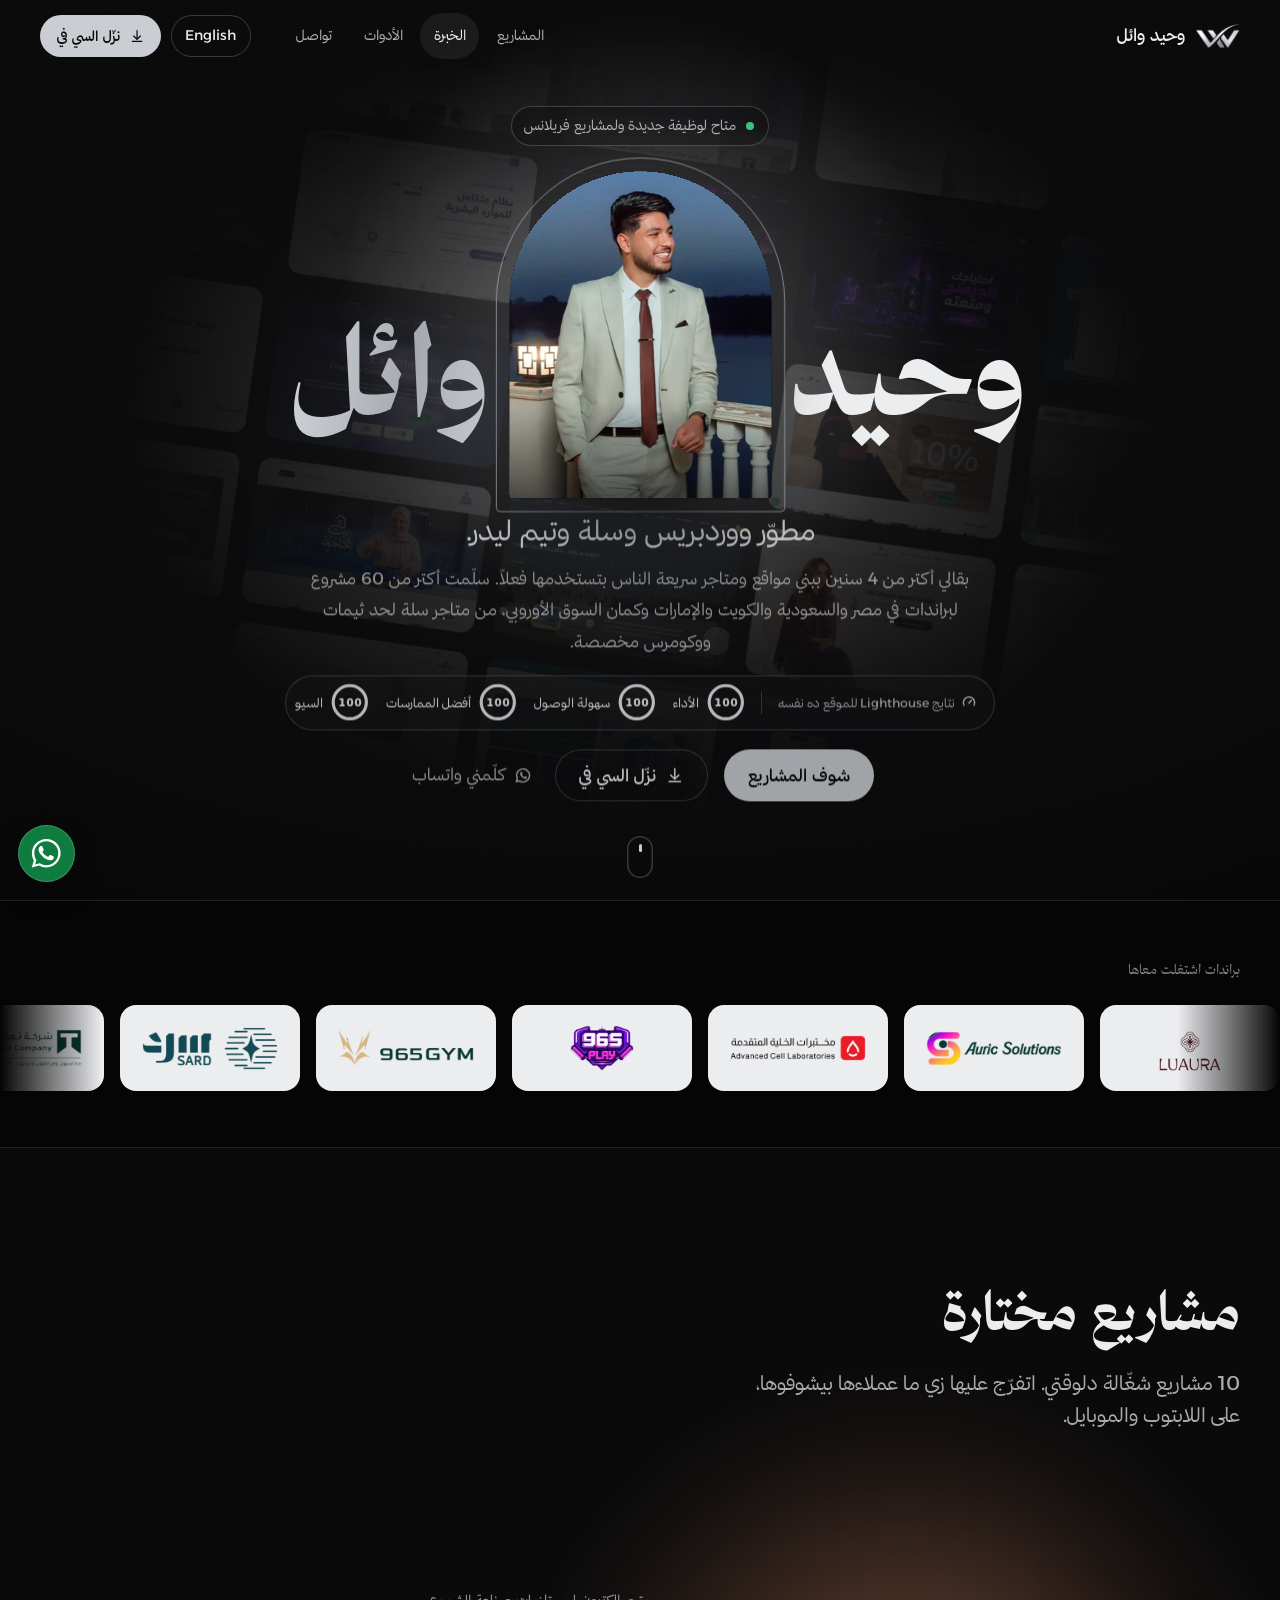
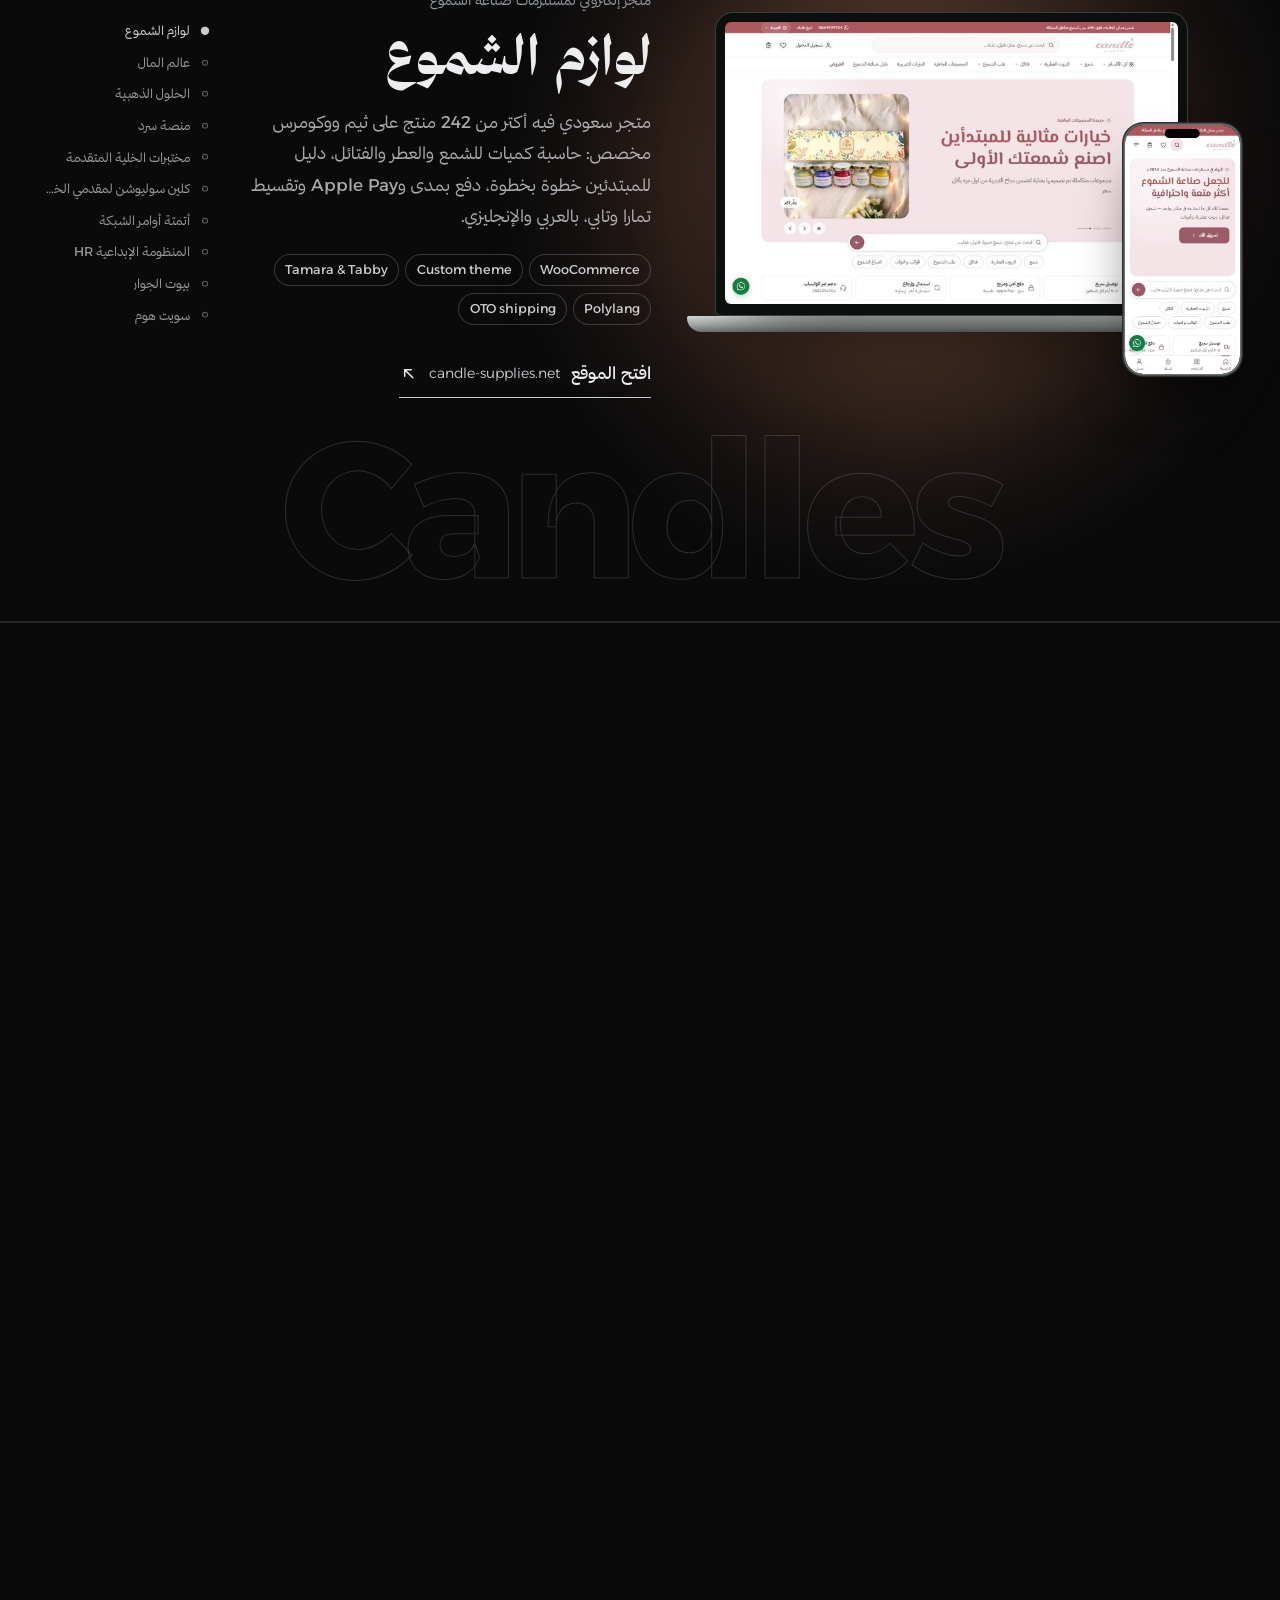
<file: ar/index.html>
<!DOCTYPE html>
<html lang="ar" dir="rtl">
<head>
<meta charset="utf-8">
<meta name="viewport" content="width=device-width, initial-scale=1">
<title>وحيد وائل | مطوّر ووردبريس وسلة وقائد فريق</title>
<meta name="description" content="بورتفوليو وحيد وائل، مطوّر ووردبريس وسلة وقائد فريق من مصر. أكتر من 60 موقع ومتجر سريع ومظبوط للبيع لبراندات في مصر والخليج وأوروبا.">
<link rel="canonical" href="https://waheed-wael.github.io/portfolio/ar/">
<link rel="alternate" hreflang="en" href="https://waheed-wael.github.io/portfolio/"><link rel="alternate" hreflang="ar" href="https://waheed-wael.github.io/portfolio/ar/"><link rel="alternate" hreflang="x-default" href="https://waheed-wael.github.io/portfolio/">
<meta name="theme-color" content="#0A0A0B">
<meta name="color-scheme" content="dark">
<meta property="og:type" content="profile"><meta property="og:title" content="وحيد وائل | مطوّر ووردبريس وسلة وقائد فريق"><meta property="og:description" content="بورتفوليو وحيد وائل، مطوّر ووردبريس وسلة وقائد فريق من مصر. أكتر من 60 موقع ومتجر سريع ومظبوط للبيع لبراندات في مصر والخليج وأوروبا.">
<meta property="og:url" content="https://waheed-wael.github.io/portfolio/ar/"><meta property="og:image" content="https://waheed-wael.github.io/portfolio/assets/img/og.jpg"><meta property="og:image:width" content="1200"><meta property="og:image:height" content="630">
<meta property="og:locale" content="ar_EG"><meta name="twitter:card" content="summary_large_image">
<link rel="icon" href="../assets/img/favicon-32.png" sizes="32x32"><link rel="apple-touch-icon" href="../assets/img/apple-touch-icon.png">
<link rel="manifest" href="../manifest.webmanifest">
<link rel="preload" href="../assets/fonts/thmanyahsans-Regular.woff2" as="font" type="font/woff2" crossorigin>
<link rel="preload" href="../assets/fonts/alexandria-latin.woff2" as="font" type="font/woff2" crossorigin>
<link rel="preload" as="image" type="image/avif" imagesrcset="../assets/img/wahid-360.avif 360w, ../assets/img/wahid-540.avif 540w, ../assets/img/wahid-720.avif 720w" imagesizes="(min-width: 1024px) 350px, (min-width: 720px) 40vw, 64vw" fetchpriority="high">
<style>@font-face{font-family:"Alexandria";src:url(../assets/fonts/alexandria-latin.woff2) format("woff2");font-weight:100 900;font-display:swap;unicode-range:U+0000-00FF,U+0131,U+0152-0153,U+02C6,U+02DA,U+02DC,U+2000-206F,U+20AC,U+2122,U+2190-2193,U+2212}
@font-face{font-family:"Thmanyah Sans";src:url(../assets/fonts/thmanyahsans-Light.woff2) format("woff2");font-weight:100 300;font-display:swap;unicode-range:U+0600-06FF,U+0750-077F,U+08A0-08FF,U+FB50-FDFF,U+FE70-FEFF,U+200C-200F}@font-face{font-family:"Thmanyah Sans";src:url(../assets/fonts/thmanyahsans-Regular.woff2) format("woff2");font-weight:400;font-display:swap;unicode-range:U+0600-06FF,U+0750-077F,U+08A0-08FF,U+FB50-FDFF,U+FE70-FEFF,U+200C-200F}@font-face{font-family:"Thmanyah Sans";src:url(../assets/fonts/thmanyahsans-Medium.woff2) format("woff2");font-weight:500;font-display:swap;unicode-range:U+0600-06FF,U+0750-077F,U+08A0-08FF,U+FB50-FDFF,U+FE70-FEFF,U+200C-200F}@font-face{font-family:"Thmanyah Sans";src:url(../assets/fonts/thmanyahsans-Bold.woff2) format("woff2");font-weight:600 700;font-display:swap;unicode-range:U+0600-06FF,U+0750-077F,U+08A0-08FF,U+FB50-FDFF,U+FE70-FEFF,U+200C-200F}@font-face{font-family:"Thmanyah Sans";src:url(../assets/fonts/thmanyahsans-Black.woff2) format("woff2");font-weight:800 900;font-display:swap;unicode-range:U+0600-06FF,U+0750-077F,U+08A0-08FF,U+FB50-FDFF,U+FE70-FEFF,U+200C-200F}@font-face{font-family:"Thmanyah Serif Display";src:url(../assets/fonts/thmanyahserifdisplay-Regular.woff2) format("woff2");font-weight:100 400;font-display:swap;unicode-range:U+0600-06FF,U+0750-077F,U+08A0-08FF,U+FB50-FDFF,U+FE70-FEFF,U+200C-200F}@font-face{font-family:"Thmanyah Serif Display";src:url(../assets/fonts/thmanyahserifdisplay-Medium.woff2) format("woff2");font-weight:500;font-display:swap;unicode-range:U+0600-06FF,U+0750-077F,U+08A0-08FF,U+FB50-FDFF,U+FE70-FEFF,U+200C-200F}@font-face{font-family:"Thmanyah Serif Display";src:url(../assets/fonts/thmanyahserifdisplay-Bold.woff2) format("woff2");font-weight:600 700;font-display:swap;unicode-range:U+0600-06FF,U+0750-077F,U+08A0-08FF,U+FB50-FDFF,U+FE70-FEFF,U+200C-200F}@font-face{font-family:"Thmanyah Serif Display";src:url(../assets/fonts/thmanyahserifdisplay-Black.woff2) format("woff2");font-weight:800 900;font-display:swap;unicode-range:U+0600-06FF,U+0750-077F,U+08A0-08FF,U+FB50-FDFF,U+FE70-FEFF,U+200C-200F}@font-face{font-family:"Thmanyah Serif Text";src:url(../assets/fonts/thmanyahseriftext-Regular.woff2) format("woff2");font-weight:100 400;font-display:swap;unicode-range:U+0600-06FF,U+0750-077F,U+08A0-08FF,U+FB50-FDFF,U+FE70-FEFF,U+200C-200F}@font-face{font-family:"Thmanyah Serif Text";src:url(../assets/fonts/thmanyahseriftext-Medium.woff2) format("woff2");font-weight:500;font-display:swap;unicode-range:U+0600-06FF,U+0750-077F,U+08A0-08FF,U+FB50-FDFF,U+FE70-FEFF,U+200C-200F}@font-face{font-family:"Thmanyah Serif Text";src:url(../assets/fonts/thmanyahseriftext-Bold.woff2) format("woff2");font-weight:600 700;font-display:swap;unicode-range:U+0600-06FF,U+0750-077F,U+08A0-08FF,U+FB50-FDFF,U+FE70-FEFF,U+200C-200F}@font-face{font-family:"Thmanyah Serif Text";src:url(../assets/fonts/thmanyahseriftext-Black.woff2) format("woff2");font-weight:800 900;font-display:swap;unicode-range:U+0600-06FF,U+0750-077F,U+08A0-08FF,U+FB50-FDFF,U+FE70-FEFF,U+200C-200F}
@font-face{font-family:"Alexandria Fallback";src:local("Arial"),local("ArialMT"),local("Liberation Sans"),local("Helvetica");font-weight:100 500;size-adjust:106.8%;ascent-override:90.6%;descent-override:23.5%;line-gap-override:0%}
@font-face{font-family:"Alexandria Fallback";src:local("Arial Bold"),local("Arial-BoldMT"),local("Liberation Sans Bold"),local("Helvetica Bold");font-weight:600 900;size-adjust:104%;ascent-override:93%;descent-override:24.1%;line-gap-override:0%}
:root{--forest:#0A0A0B;--night:#050506;--moss:#141416;--gold:#C9CDD2;--gold-2:#ECEDEF;--em:#C9CDD2;--em-2:#E4E6E9;--ivory:#ECEDEF;--ink:#0A0A0B;--steel:#8E949B;--ok:#2FBF71;--metal:linear-gradient(100deg,#8D939A 0%,#F2F3F5 45%,#A8ADB3 70%,#E3E5E8 100%);--muted:rgba(236,237,239,.7);--faint:rgba(236,237,239,.54);--line:rgba(236,237,239,.12);--line-2:rgba(236,237,239,.2);--f:"Thmanyah Sans","Alexandria","Alexandria Fallback",system-ui,-apple-system,"Segoe UI",Tahoma,sans-serif;--s-1:.875rem;--s0:1.0625rem;--s1:1.25rem;--s2:clamp(1.35rem,1.1rem + .9vw,1.75rem);--s3:clamp(2rem,1.4rem + 2.6vw,3.4rem);--wrap:min(1240px,100% - 2*var(--pad));--pad:clamp(1.15rem,4vw,2.5rem);--hh:72px;--ease:cubic-bezier(.22,1,.36,1);--ease-io:cubic-bezier(.65,0,.35,1)}*,*::before,*::after{box-sizing:border-box}html{-webkit-text-size-adjust:100%;text-size-adjust:100%;scroll-padding-top:calc(var(--hh) + 12px)}html.lenis,html.lenis body{height:auto}.lenis.lenis-smooth{scroll-behavior:auto!important}body{margin:0;background:var(--forest);color:var(--ivory);font:300 var(--s0)/1.7 var(--f);-webkit-font-smoothing:antialiased;-moz-osx-font-smoothing:grayscale;overflow-x:clip}[dir=rtl] body{line-height:1.85;font-weight:400}img,svg{display:block;max-width:100%}img{height:auto}a{color:inherit;text-decoration:none}button{font:inherit;color:inherit;background:none;border:0;padding:0;cursor:pointer}ul,ol{list-style:none;margin:0;padding:0}h1,h2,h3,h4,p,figure{margin:0}::selection{background:var(--gold);color:var(--night)}:focus-visible{outline:2px solid var(--em-2);outline-offset:3px;border-radius:6px}.sr{position:absolute!important;width:1px;height:1px;padding:0;margin:-1px;overflow:hidden;clip:rect(0 0 0 0);white-space:nowrap;border:0}.wrap{width:var(--wrap);margin-inline:auto}.skip{position:fixed;inset-inline-start:1rem;top:-4rem;z-index:100;padding:.7rem 1rem;border-radius:10px;background:var(--ivory);color:var(--ink);font-weight:500;transition:top .2s}.skip:focus{top:1rem}.ic{width:1.15em;height:1.15em;flex:none;fill:none;stroke:currentColor;stroke-width:1.8;stroke-linecap:round;stroke-linejoin:round}.ic .fill{fill:currentColor;stroke:none}[dir=rtl] .visit .ic,[dir=rtl] .card-h .ic,[dir=rtl] .cert .ic{transform:scaleX(-1)}.h2{font-weight:600;font-size:var(--s3);line-height:1.08;letter-spacing:-.025em}[dir=rtl] .h2{letter-spacing:0;line-height:1.3}.h3{font-weight:500;font-size:var(--s2);line-height:1.3}.lead{color:var(--muted);font-size:var(--s1);line-height:1.6;max-width:36ch;margin-top:1rem}.sec-head{display:grid;gap:.25rem}.btn{display:inline-flex;align-items:center;justify-content:center;gap:.55rem;min-height:52px;padding:0 1.5rem;border-radius:999px;font-weight:500;font-size:var(--s0);line-height:1;transition:background .35s var(--ease),color .35s var(--ease),box-shadow .35s var(--ease),translate .35s var(--ease);white-space:nowrap}.btn:hover{translate:0 -2px}.btn-em{background:var(--em);color:var(--night)}.btn-em:hover{background:#fff;box-shadow:0 14px 30px -14px rgba(236,237,239,.45)}.btn-line{box-shadow:inset 0 0 0 1px var(--line-2)}.btn-line:hover{box-shadow:inset 0 0 0 1px var(--gold);color:var(--gold-2)}.btn-gold{background:var(--gold);color:var(--night)}.btn-gold:hover{background:var(--gold-2)}.btn-sm{min-height:42px;padding:0 1.05rem;font-size:var(--s-1)}.tlink{display:inline-flex;align-items:center;gap:.5rem;min-height:44px;padding:0 .4rem;font-weight:400;color:var(--muted);background:linear-gradient(currentColor,currentColor) 0 calc(100% - 8px)/0 1px no-repeat;transition:color .3s,background-size .45s var(--ease)}[dir=rtl] .tlink{background-position:100% calc(100% - 8px)}.tlink:hover{color:var(--ivory);background-size:100% 1px}.hd{position:fixed;inset:0 0 auto;z-index:50;height:var(--hh);transition:background .4s,box-shadow .4s,translate .45s var(--ease)}.hd.solid{background:rgba(5,5,6,.82);-webkit-backdrop-filter:blur(14px) saturate(1.2);backdrop-filter:blur(14px) saturate(1.2);box-shadow:0 1px 0 var(--line)}.hd.away{translate:0 -100%}.hd-in{height:100%;display:flex;align-items:center;justify-content:space-between;gap:1.5rem}.brand{display:flex;align-items:center;gap:.7rem;font-weight:500;font-size:var(--s0);min-height:44px}.brand img{width:44px;height:auto}.nav{display:flex;align-items:center;gap:2rem}.nav ul{display:flex;gap:.25rem}.nav ul a{display:block;padding:.6rem .85rem;border-radius:999px;font-size:var(--s-1);font-weight:400;color:var(--muted);transition:color .3s,background .3s}.nav ul a:hover,.nav ul a[aria-current=true]{color:var(--ivory);background:rgba(236,237,239,.07)}.nav-x{display:flex;align-items:center;gap:.6rem}.lang{display:grid;place-items:center;min-height:42px;padding:0 .9rem;border-radius:999px;font-size:var(--s-1);box-shadow:inset 0 0 0 1px var(--line-2);transition:box-shadow .3s,color .3s}.lang:hover{box-shadow:inset 0 0 0 1px var(--gold);color:var(--gold-2)}.burger{display:none;width:46px;height:46px;border-radius:50%;place-items:center;box-shadow:inset 0 0 0 1px var(--line-2)}.burger .ic{width:22px;height:22px}.burger .ic+.ic,.burger[aria-expanded=true] .ic:first-child{display:none}.burger[aria-expanded=true] .ic+.ic{display:block}.hero{position:relative;min-height:100svh;display:grid;align-items:center;padding:calc(var(--hh) + 1rem) 0 clamp(3.5rem,6vw,4.5rem);isolation:isolate;overflow:clip;text-align:center;background:radial-gradient(55% 55% at 50% 42%,rgba(201,205,210,.2),transparent 70%),var(--forest)}.wall{position:absolute;inset:-10% -4%;z-index:-2;display:flex;gap:18px;justify-content:center;opacity:0;transition:opacity 2s var(--ease);transform:rotate(-8deg) scale(1.08);pointer-events:none}[dir=rtl] .wall{transform:rotate(8deg) scale(1.08)}.wall.on{opacity:.3}.wall .col{display:flex;flex-direction:column;gap:18px;flex:none;width:clamp(170px,17vw,280px);animation:wallUp 70s linear infinite}.wall .col:nth-child(even){animation-name:wallDown;animation-duration:85s}.wall img{width:100%;height:auto;aspect-ratio:16/10;object-fit:cover;object-position:top;border-radius:12px;filter:saturate(1.05)}@keyframes wallUp{to{transform:translateY(-50%)}}@keyframes wallDown{from{transform:translateY(-50%)}to{transform:translateY(0)}}.hero::before{content:"";position:absolute;inset:0;z-index:-1;pointer-events:none;background:radial-gradient(44% 50% at 50% 46%,rgba(10,10,11,.15),var(--forest) 92%),linear-gradient(180deg,var(--forest) 0%,transparent 22%,transparent 70%,var(--forest) 100%)}.hero-in{display:flex;flex-direction:column;align-items:center}.hfoot{display:flex;flex-direction:column;align-items:center}.avail{display:inline-flex;align-items:center;gap:.65rem;padding:.45rem .95rem .45rem .8rem;border-radius:999px;background:rgba(5,5,6,.55);box-shadow:inset 0 0 0 1px var(--line-2);font-size:var(--s-1);color:var(--muted);-webkit-backdrop-filter:blur(6px);backdrop-filter:blur(6px)}.avail i{width:8px;height:8px;border-radius:50%;background:var(--ok);box-shadow:0 0 0 0 rgba(47,191,113,.6);animation:ping 2.4s infinite}@keyframes ping{70%{box-shadow:0 0 0 9px rgba(47,191,113,0)}100%{box-shadow:0 0 0 0 rgba(47,191,113,0)}}.hstage{--pw:clamp(250px,24vw,350px);position:relative;width:100%;margin-top:1.4rem;display:grid;place-items:center}.portrait{position:relative;z-index:2;width:var(--pw)}.portrait::before{content:"";position:absolute;inset:-14px;border:1px solid rgba(201,205,210,.6);border-radius:999px 999px 30px 30px;pointer-events:none}.arch{position:relative;overflow:hidden;border-radius:999px 999px 24px 24px;background:var(--moss);aspect-ratio:4/5;box-shadow:0 60px 100px -50px rgba(0,0,0,.9)}.arch img{width:100%;height:100%;object-fit:cover}.arch::after{content:"";position:absolute;inset:auto 0 0;height:30%;background:linear-gradient(transparent,rgba(5,5,6,.6));pointer-events:none}.name{position:absolute;inset:auto 0 16%;z-index:1;display:flex;justify-content:center;align-items:baseline;gap:calc(var(--pw) - 1.6rem);font-weight:700;font-size:clamp(3.4rem,.6rem + 9vw,9.6rem);line-height:.9;letter-spacing:-.045em;white-space:nowrap}[dir=rtl] .name{letter-spacing:0;line-height:1.15;font-size:clamp(3.4rem,.6rem + 9vw,9.6rem)}.name .w{display:block;overflow:clip;padding:.04em .02em .08em;margin:-.04em -.02em -.08em}[dir=rtl] .name .w{padding-bottom:.18em;margin-bottom:-.18em}.name .w>span{display:block}.name .w2>span{color:var(--gold);background:linear-gradient(100deg,#8D939A 0%,#E9EBEE 18%,#A3A8AE 34%,#DCDFE3 44%,#FFFFFF 50%,#B4B9BF 58%,#E3E5E8 72%,#9DA2A8 100%) 0 0/250% 100%;-webkit-background-clip:text;background-clip:text;-webkit-text-fill-color:transparent}.name .w1{flex:1;text-align:end}.name .w2{flex:1;text-align:start}.role{margin-top:1.8rem;font-weight:400;font-size:var(--s2);line-height:1.35;letter-spacing:-.01em;max-width:54rem;text-wrap:balance}[dir=rtl] .role{letter-spacing:0;line-height:1.6}.intro{margin-top:.9rem;max-width:42rem;color:var(--muted)}.ctas{display:flex;flex-wrap:wrap;justify-content:center;align-items:center;gap:.75rem 1rem;margin-top:1.6rem}.cue{position:absolute;inset-inline-start:50%;bottom:1.4rem;width:26px;height:42px;margin-inline-start:-13px;border-radius:99px;box-shadow:inset 0 0 0 1.5px var(--line-2);display:grid;justify-items:center;padding-top:8px}.cue span{width:3px;height:8px;border-radius:3px;background:var(--gold);animation:cue 2s var(--ease) infinite}@keyframes cue{0%{opacity:0;transform:translateY(-3px)}30%{opacity:1}80%{opacity:0;transform:translateY(12px)}100%{opacity:0}}@media (prefers-reduced-motion:no-preference){.name .w>span{animation:fromIn 1.3s var(--ease) .15s both}.name .w1>span{--fx:-60%}.name .w2>span{--fx:60%}[dir=rtl] .name .w1>span{--fx:60%}[dir=rtl] .name .w2>span{--fx:-60%}.avail{animation:fadeUp .9s var(--ease) both}.role,.intro,.ctas{animation:fadeUp 1s var(--ease) both}.role{animation-delay:.45s}.intro{animation-delay:.55s}.ctas{animation-delay:.65s}.arch img{animation:settle 2s var(--ease) both}.arch{animation:rise 1.4s var(--ease) both}.portrait::before{animation:frame 1.6s .35s var(--ease) both}}@keyframes fromIn{from{transform:translateX(var(--fx))}}@keyframes rise{from{transform:translateY(60px) scale(.94)}}@keyframes fadeUp{from{opacity:0;transform:translateY(18px)}}@keyframes settle{from{transform:scale(1.18)}}@keyframes frame{from{opacity:0;transform:scale(.9)}}@media (prefers-reduced-motion:reduce){.wall .col,.cue span{animation:none}}.clients{padding:clamp(2.5rem,5vw,3.5rem) 0;border-block:1px solid var(--line);background:var(--night)}.clients-t{font-size:var(--s-1);font-weight:400;color:var(--faint);margin-bottom:1.4rem}.marq{overflow:hidden;-webkit-mask:linear-gradient(90deg,transparent,#000 8%,#000 92%,transparent);mask:linear-gradient(90deg,transparent,#000 8%,#000 92%,transparent)}.marq-tr{display:flex;gap:1rem;width:max-content;animation:marq 70s linear infinite}[dir=rtl] .marq-tr{animation-name:marqR}.marq:hover .marq-tr{animation-play-state:paused}.marq-tr li a{display:grid;place-items:center;width:180px;height:86px;padding:1rem 1.4rem;border-radius:16px;background:var(--ivory);transition:translate .4s var(--ease)}.marq-tr li a:hover{translate:0 -3px}.marq-tr img{max-height:46px;width:auto;object-fit:contain}@keyframes marq{from{transform:translateX(-50%)}to{transform:translateX(0)}}@keyframes marqR{from{transform:translateX(50%)}to{transform:translateX(0)}}@media (prefers-reduced-motion:reduce){.marq-tr{animation:none;flex-wrap:wrap;width:auto;justify-content:center}.marq-tr li:nth-child(n+23){display:none}}.work{padding:clamp(5rem,10vw,8rem) 0 0;background:var(--forest)}.stage{position:relative;margin-top:clamp(1.5rem,3vw,2.5rem)}.proj{display:grid;grid-template-columns:minmax(0,1.3fr) minmax(0,1fr);align-items:center;gap:clamp(2rem,5vw,5rem);padding:clamp(2.5rem,6vw,4.5rem) 0;border-top:1px solid var(--line)}.proj-bg{display:none}.proj-dev{position:relative;padding:0 0 8% 10%}[dir=rtl] .proj-dev{padding:0 10% 8% 0}.proj-dev .phone{position:absolute;width:22%;inset-inline-start:0;bottom:0;z-index:2}.wipe{display:none}.proj-info{max-width:32rem}.proj-kind{color:var(--steel);font-size:var(--s-1);font-weight:400}.proj-name{margin-top:.4rem;font-weight:600;font-size:var(--s3);line-height:1.05;letter-spacing:-.025em}[dir=rtl] .proj-name{letter-spacing:0;line-height:1.3}.proj-desc{margin-top:1rem;color:var(--muted)}.tags{display:flex;flex-wrap:wrap;gap:.4rem;margin-top:1.3rem}.tags li{font-size:.8rem;padding:.28rem .7rem;border-radius:999px;box-shadow:inset 0 0 0 1px var(--line-2);color:rgba(236,237,239,.86);direction:ltr}.visit{display:inline-flex;align-items:center;gap:.7rem;margin-top:1.8rem;min-height:44px;padding-bottom:.25rem;font-weight:500;box-shadow:inset 0 -1px 0 var(--gold);transition:gap .4s var(--ease),color .3s}.visit .host{color:var(--gold);font-weight:300;font-size:var(--s-1)}.visit:hover{gap:1.1rem;color:var(--gold-2)}.rail,.bar{display:none}.laptop{position:relative}.lid{position:relative;padding:2.1% 2.1% 2.6%;border-radius:18px 18px 6px 6px;background:#0b100e;box-shadow:inset 0 0 0 1px rgba(201,205,210,.24),0 40px 80px -30px rgba(0,0,0,.65)}.laptop .screen{aspect-ratio:16/10;overflow:hidden;border-radius:6px;background:#141416}.base{height:clamp(9px,1.25vw,17px);width:112%;margin-inline-start:-6%;border-radius:2px 2px 16px 16px/2px 2px 100% 100%;background:linear-gradient(180deg,#dcdfdc,#a6aba8 55%,#6f7572)}.phone{aspect-ratio:390/844;border-radius:16%/7.4%;padding:0;background:#050606;overflow:hidden;box-shadow:0 0 0 1.5px #6c716e,0 0 0 3px #2c302e,0 30px 60px -18px rgba(0,0,0,.75)}.phone .screen{position:relative;height:100%;overflow:hidden;border-radius:inherit;background:#141416}.island{position:absolute;top:1.8%;left:50%;width:30%;height:3.6%;translate:-50% 0;border-radius:99px;background:#000}.screen img{width:100%;height:100%;object-fit:cover;object-position:top}.stage.pinned{height:100vh;height:100svh;margin-top:-12vh;overflow:hidden}.work .sec-head{position:relative;z-index:2}.pinned .stage-list{position:relative;height:100%}.pinned .proj{position:absolute;inset:0;padding:calc(var(--hh) + 1rem) 13rem 3rem 0;border:0;opacity:0;pointer-events:none}[dir=rtl] .pinned .proj{padding:calc(var(--hh) + 1rem) 0 3rem 13rem}.pinned .proj.on{opacity:1;pointer-events:auto}.pinned .proj-bg{display:block;position:absolute;inset:auto 0 4%;z-index:0;text-align:center;white-space:nowrap;pointer-events:none;direction:ltr;font-weight:700;font-size:clamp(6rem,15vw,15rem);line-height:.8;letter-spacing:-.05em;color:transparent;-webkit-text-stroke:1px rgba(201,205,210,.18)}.pinned .proj-dev,.pinned .proj-info{position:relative;z-index:1}.pinned .wipe{display:block;position:absolute;top:-6%;bottom:-6%;left:0;width:2px;z-index:3;background:linear-gradient(transparent,var(--gold) 20%,var(--gold) 80%,transparent);transform-origin:50% 50%;opacity:0;pointer-events:none}.pinned .rail{display:flex;flex-direction:column;gap:.1rem;position:absolute;inset-inline-end:var(--pad);top:50%;translate:0 -50%;z-index:5;width:10.5rem}.rail button{position:relative;display:flex;align-items:center;width:100%;min-height:30px;padding-inline-start:1.1rem;text-align:start;font-size:.8rem;color:rgba(236,237,239,.62);transition:color .3s}.rail button span{overflow:hidden;white-space:nowrap;text-overflow:ellipsis;unicode-bidi:plaintext}.rail button::before{content:"";position:absolute;inset-inline-start:0;top:50%;width:6px;height:6px;margin-top:-3px;border-radius:50%;box-shadow:inset 0 0 0 1px rgba(236,237,239,.4);transition:background .3s,box-shadow .3s,scale .4s var(--ease)}.rail button:hover{color:var(--ivory)}.rail button.on{color:var(--gold)}.rail button.on::before{background:var(--gold);box-shadow:none;scale:1.4}.pinned .bar{display:block;position:absolute;inset:auto 0 0;height:2px;background:var(--line)}.bar i{display:block;height:100%;background:var(--gold);transform:scaleX(0);transform-origin:0 50%}[dir=rtl] .bar i{transform-origin:100% 50%}.more{padding:clamp(5rem,10vw,8rem) 0;background:var(--night)}.more-head{display:flex;flex-wrap:wrap;align-items:flex-end;justify-content:space-between;gap:1.5rem 3rem}.filter{display:flex;flex-wrap:wrap;gap:.35rem;padding:.35rem;border-radius:999px;box-shadow:inset 0 0 0 1px var(--line)}.filter button{min-height:42px;padding:0 1.05rem;border-radius:999px;font-size:var(--s-1);color:var(--muted);transition:background .3s,color .3s}.filter button .n{margin-inline-start:.2rem;color:var(--gold)}.filter button:hover{color:var(--ivory)}.filter button[aria-pressed=true]{background:var(--ivory);color:var(--ink)}.filter button[aria-pressed=true] .n{color:var(--forest);font-weight:500}.cards{display:grid;grid-template-columns:repeat(3,minmax(0,1fr));gap:clamp(1rem,2.2vw,1.75rem);margin-top:clamp(2rem,4vw,3rem)}.card[hidden]{display:none}.card a{position:relative;display:flex;flex-direction:column;height:100%;padding:.6rem .6rem 1.1rem;border-radius:22px;background:rgba(236,237,239,.035);box-shadow:inset 0 0 0 1px var(--line);transition:background .4s,box-shadow .4s}.card a:hover{background:rgba(236,237,239,.06);box-shadow:inset 0 0 0 1px rgba(201,205,210,.45)}.card-img{display:block;overflow:hidden;border-radius:15px;aspect-ratio:16/10;background:var(--moss)}.card-img img{width:100%;height:100%;object-fit:cover;object-position:top;transition:transform .9s var(--ease)}.card a:hover .card-img img{transform:scale(1.045)}.card-tx{display:grid;gap:.15rem;padding:1rem .6rem 0}.card-n{font-weight:500;font-size:var(--s1);line-height:1.35}.card-k{color:var(--muted);font-size:var(--s-1)}.card-h{display:inline-flex;align-items:center;gap:.4rem;margin:1rem .6rem 0;margin-top:auto;padding-top:1rem;color:var(--gold);font-size:.8rem;align-self:flex-start}[dir=rtl] .card-h{align-self:flex-end}.how{padding:clamp(5rem,10vw,8rem) 0;background:var(--moss);color:var(--ivory);border-block:1px solid var(--line)}.how .lead{color:var(--muted)}.how-in{display:grid;grid-template-columns:minmax(0,.8fr) minmax(0,1.6fr);gap:clamp(2rem,6vw,6rem);align-items:start}.how-head{position:sticky;top:calc(var(--hh) + 2rem)}.vals{display:grid;grid-template-columns:repeat(2,minmax(0,1fr));gap:2.5rem clamp(1.5rem,4vw,3.5rem)}.vals li{padding-top:1.2rem;border-top:1px solid var(--line);position:relative}.vals li::before{content:"";position:absolute;inset-inline-start:0;top:-1px;width:40px;height:2px;background:var(--metal)}.vals h3{font-weight:600;font-size:var(--s1);color:var(--ivory)}.vals p{margin-top:.5rem;color:var(--muted)}.exp{padding:clamp(5rem,10vw,8rem) 0;background:var(--forest)}.exp-head{display:flex;flex-wrap:wrap;align-items:flex-end;justify-content:space-between;gap:2rem}.facts{display:grid;grid-template-columns:repeat(3,auto);gap:0 clamp(1.5rem,3.5vw,3rem)}.facts li{display:grid;gap:.15rem}.facts b{font-weight:600;font-size:clamp(1.8rem,1.3rem + 1.6vw,2.6rem);line-height:1;color:var(--gold)}.facts span{font-size:var(--s-1);color:var(--muted);max-width:11rem;line-height:1.4}.jobs{margin-top:clamp(2.5rem,5vw,4rem);border-top:1px solid var(--line)}.job{display:grid;grid-template-columns:12rem minmax(0,1fr);gap:1rem clamp(1.5rem,4vw,4rem);padding:clamp(1.8rem,3.5vw,2.6rem) 0;border-bottom:1px solid var(--line)}.when{color:var(--gold);font-size:var(--s-1);font-weight:400;padding-top:.35rem}.job-head{display:flex;align-items:center;gap:1rem}.org{display:grid;place-items:center;flex:none;width:44px;height:44px;border-radius:12px;overflow:hidden;background:#fff}.org img{width:100%;height:100%;object-fit:contain;padding:5px}.org img[src*="/mono-"]{padding:0}.org.mono{background:rgba(201,205,210,.14);color:var(--gold);font-weight:600;font-size:1.05rem}.job h3{font-weight:500;font-size:var(--s1);line-height:1.35}.co{color:var(--muted);font-size:var(--s-1)}.co a{box-shadow:inset 0 -1px 0 rgba(201,205,210,.5);transition:color .3s}.co a:hover{color:var(--gold-2)}.meta{display:flex;flex-wrap:wrap;gap:.4rem;margin-top:1rem}.meta li{font-size:.78rem;padding:.2rem .65rem;border-radius:999px;box-shadow:inset 0 0 0 1px var(--line-2);color:var(--muted)}.pts{display:grid;gap:.5rem;margin-top:1.1rem;max-width:68ch}.pts li{position:relative;padding-inline-start:1.2rem;color:var(--muted)}.pts li::before{content:"";position:absolute;inset-inline-start:0;top:.75em;width:6px;height:6px;border-radius:50%;background:var(--steel)}.edu{margin-top:clamp(3rem,6vw,4.5rem);display:grid;grid-template-columns:12rem minmax(0,1fr);gap:1rem clamp(1.5rem,4vw,4rem)}.edu-l{display:grid;gap:1.6rem}.edu-l li{display:flex;gap:1rem;align-items:flex-start}.edu-l h4{font-weight:500;font-size:var(--s1);line-height:1.4}.edu-l h4 a{box-shadow:inset 0 -1px 0 rgba(201,205,210,.5)}.edu-l h4 a:hover{color:var(--gold-2)}.edu-l p{color:var(--muted);font-size:var(--s-1);margin-top:.25rem}.tools{padding:clamp(5rem,10vw,8rem) 0;background:var(--night)}.grps{display:grid;grid-template-columns:repeat(3,minmax(0,1fr));gap:2.4rem clamp(1.5rem,3vw,2.5rem);margin-top:clamp(2.5rem,5vw,3.5rem)}.grp h3{font-weight:500;font-size:var(--s0);color:var(--gold);padding-bottom:.8rem;border-bottom:1px solid var(--line)}.grp ul{display:flex;flex-wrap:wrap;gap:.4rem;margin-top:.9rem}.grp li{font-size:.84rem;padding:.3rem .75rem;border-radius:999px;background:rgba(236,237,239,.05);color:rgba(236,237,239,.88);direction:ltr}.certs-w{margin-top:clamp(4rem,8vw,6rem)}.certs{display:grid;grid-template-columns:repeat(2,minmax(0,1fr));gap:.75rem;margin-top:2rem}.cert{display:flex;align-items:center;gap:1rem;height:100%;padding:1rem 1.2rem;border-radius:18px;box-shadow:inset 0 0 0 1px var(--line);transition:box-shadow .35s,background .35s}.cert:hover{background:rgba(236,237,239,.04);box-shadow:inset 0 0 0 1px rgba(201,205,210,.5)}.cert-tx{flex:1;min-width:0;display:grid;gap:.1rem}.cert-n{font-weight:500;line-height:1.4;unicode-bidi:plaintext;text-align:start}.cert-i{color:var(--muted);font-size:var(--s-1)}.cert .ic{color:var(--gold);opacity:.6;transition:opacity .3s,translate .4s var(--ease)}.cert:hover .ic{opacity:1;translate:2px -2px}[dir=rtl] .cert:hover .ic{translate:-2px -2px}.contact{padding:clamp(6rem,12vw,10rem) 0 clamp(4rem,8vw,6rem);background:radial-gradient(60% 80% at 50% 120%,rgba(201,205,210,.22),transparent 70%),var(--forest)}.ct-t{font-weight:600;font-size:clamp(2.4rem,1.4rem + 4.4vw,5.6rem);line-height:1;letter-spacing:-.035em;max-width:16ch}[dir=rtl] .ct-t{letter-spacing:0;line-height:1.3}.contact .lead{max-width:48ch}.mail-row{display:flex;flex-wrap:wrap;align-items:center;gap:1rem 1.5rem;margin-top:clamp(2.5rem,5vw,3.5rem)}.mail{font-weight:500;font-size:clamp(1.35rem,.6rem + 3.3vw,3.4rem);line-height:1.2;color:var(--gold);word-break:break-all;background:linear-gradient(var(--gold),var(--gold)) 0 100%/100% 2px no-repeat;padding-bottom:.15em;transition:color .3s,background-size .5s var(--ease)}.mail:hover{color:var(--gold-2);background-size:0 2px;background-position:100% 100%}.copy{display:inline-flex;align-items:center;gap:.5rem;min-height:44px;padding:0 1rem;border-radius:999px;font-size:var(--s-1);box-shadow:inset 0 0 0 1px var(--line-2);transition:box-shadow .3s,color .3s}.copy:hover{box-shadow:inset 0 0 0 1px var(--gold);color:var(--gold-2)}.ct-l{display:grid;grid-template-columns:repeat(4,minmax(0,1fr));gap:1rem;margin-top:clamp(2.5rem,5vw,3.5rem);border-top:1px solid var(--line);padding-top:1.6rem}.ct-l li{display:grid;gap:.2rem;min-width:0}.ct-l .k{font-size:var(--s-1);color:var(--faint)}.ct-l a{min-height:44px;display:flex;align-items:center;overflow-wrap:anywhere;transition:color .3s}[dir=rtl] .ct-l a{justify-content:flex-end}.ct-l a:hover{color:var(--gold-2)}.waf{margin-top:clamp(2.5rem,5vw,3.5rem);padding:clamp(1.4rem,3vw,2.2rem);border-radius:24px;background:rgba(5,5,6,.55);box-shadow:inset 0 0 0 1px var(--line)}.waf-head p{margin-top:.3rem;color:var(--muted);font-size:var(--s-1)}.waf-grid{display:grid;grid-template-columns:repeat(2,minmax(0,1fr));gap:1rem 1.2rem;margin-top:1.4rem}.fld{display:grid;gap:.45rem;min-width:0;margin:0;padding:0;border:0}.fld>span,.fld legend{font-size:var(--s-1);color:var(--muted);padding:0}.fld.wide,.fld.chips{grid-column:1/-1}.fld input,.fld textarea{width:100%;font:inherit;font-size:var(--s0);color:var(--ivory);background:rgba(236,237,239,.04);border:0;border-radius:14px;padding:.85rem 1rem;box-shadow:inset 0 0 0 1px var(--line-2);transition:box-shadow .3s,background .3s}.fld textarea{resize:vertical;min-height:7.5rem;line-height:1.6}.fld input::placeholder,.fld textarea::placeholder{color:var(--faint)}.fld input:focus,.fld textarea:focus{outline:none;background:rgba(236,237,239,.07);box-shadow:inset 0 0 0 1.5px var(--em-2)}.fld [aria-invalid=true]{box-shadow:inset 0 0 0 1.5px #E58B7A}.chips{display:flex;flex-wrap:wrap;gap:.5rem}.chips legend{width:100%;margin-bottom:.5rem}.chips label{position:relative}.chips input{position:absolute;opacity:0;width:1px;height:1px}.chips label span{display:inline-flex;align-items:center;min-height:44px;padding:0 1.1rem;border-radius:999px;box-shadow:inset 0 0 0 1px var(--line-2);font-size:var(--s-1);cursor:pointer;transition:background .3s,color .3s,box-shadow .3s}.chips input:checked+span{background:var(--ivory);color:var(--ink);box-shadow:none}.chips input:focus-visible+span{outline:2px solid var(--em-2);outline-offset:3px}.waf-err{min-height:1.4em;margin:.8rem 0 .4rem;color:#F0A898;font-size:var(--s-1)}@media (max-width:720px){.waf-grid{grid-template-columns:1fr}.waf .btn{width:100%}}.ft{padding:2.2rem 0 2.6rem;background:var(--night);border-top:1px solid var(--line)}.ft-in{display:flex;flex-wrap:wrap;align-items:center;justify-content:space-between;gap:1.2rem 2rem}.ft img{width:96px}.ft p{color:var(--faint);font-size:var(--s-1)}.totop{display:inline-flex;align-items:center;gap:.5rem;min-height:44px;font-size:var(--s-1);color:var(--muted);transition:color .3s}.totop:hover{color:var(--gold-2)}.rv{opacity:0;translate:0 26px;transition:opacity .9s var(--ease),translate 1.1s var(--ease);transition-delay:var(--d,0s)}.rv.in{opacity:1;translate:0 0}.h2.rv,.ct-t.rv{translate:0 0;clip-path:inset(0 0 100% 0);opacity:1;transition:clip-path 1.1s var(--ease)}.h2.rv.in,.ct-t.rv.in{clip-path:inset(-10% -5% -25% -5%)}@media (prefers-reduced-motion:reduce){.rv,.h2.rv{opacity:1!important;translate:none!important;clip-path:none!important;transition:none!important}}@media (max-width:1100px){.nav ul a{padding:.6rem .6rem}.grps{grid-template-columns:repeat(2,minmax(0,1fr))}}@media (max-width:1023px){:root{--hh:66px}.burger{display:grid}.proj{grid-template-columns:1fr;gap:2rem}.proj-info{max-width:40rem}.proj-dev{padding-inline-end:6%}.cards{grid-template-columns:repeat(2,minmax(0,1fr))}.how-in{grid-template-columns:1fr}.how-head{position:static}.facts{grid-template-columns:repeat(2,auto);gap:1.4rem 2.5rem}.ct-l{grid-template-columns:repeat(2,minmax(0,1fr))}}@media (max-width:720px){.hstage{--pw:min(64vw,300px)}.name{position:relative;inset:auto;z-index:3;margin-top:1.7rem;flex-direction:row;align-items:baseline;justify-content:center;gap:.22em;font-size:clamp(2.6rem,14vw,5rem)}.name .w1,.name .w2{flex:none}.hero::before{background:linear-gradient(180deg,var(--forest) 0%,rgba(10,10,11,.4) 30%,rgba(10,10,11,.6) 60%,var(--forest) 100%)}.role{margin-top:1.4rem}.cue{display:none}.job,.edu{grid-template-columns:1fr;gap:.6rem}.when{padding-top:0}.vals{grid-template-columns:1fr;gap:2rem}.certs{grid-template-columns:1fr}.grps{grid-template-columns:1fr}.cards{grid-template-columns:1fr}.ctas .btn{flex:1 1 auto}.more-head{align-items:flex-start}.filter{flex-wrap:nowrap;overflow-x:auto;max-width:100%;scrollbar-width:none}.filter::-webkit-scrollbar{display:none}.filter button{white-space:nowrap;flex:none}}@media (max-width:420px){.brand span{display:none}.ct-l{grid-template-columns:1fr}.facts{grid-template-columns:1fr 1fr}.proj-dev{padding-inline-start:12%}}.more,.how,.exp,.tools,.contact,.ft{content-visibility:auto;contain-intrinsic-size:auto 1100px}.stage:not(.pinned) .proj{content-visibility:auto;contain-intrinsic-size:auto 760px}.wafab{position:fixed;z-index:60;inset-block-end:max(1.1rem,env(safe-area-inset-bottom));inset-inline-end:1.1rem;display:grid;place-items:center;width:3.6rem;height:3.6rem;border-radius:50%;background:#0E7A3E;color:#fff;box-shadow:0 10px 30px -8px rgba(5,5,6,.55),inset 0 0 0 1px rgba(255,255,255,.18);transition:transform .35s var(--ease),background .25s}.wafab svg{width:1.9rem;height:1.9rem}.wafab:hover{background:#0B6533;transform:translateY(-3px)}.wafab:focus-visible{outline:3px solid var(--gold);outline-offset:3px}@media (prefers-reduced-motion:no-preference){.wafab{animation:waPulse 2.6s var(--ease) infinite}}@keyframes waPulse{0%,70%,100%{box-shadow:0 10px 30px -8px rgba(5,5,6,.55),0 0 0 0 rgba(201,205,210,.5)}35%{box-shadow:0 10px 30px -8px rgba(5,5,6,.55),0 0 0 .7rem rgba(201,205,210,0)}}@media (max-width:560px){.wafab{width:3.2rem;height:3.2rem;inset-inline-end:.8rem}.wafab svg{width:1.7rem;height:1.7rem}}.lh{margin-top:1.4rem;display:flex;align-items:center;gap:1rem;padding:.55rem .6rem .55rem 1.1rem;border-radius:999px;background:rgba(20,20,22,.7);box-shadow:inset 0 0 0 1px var(--line-2);backdrop-filter:blur(10px)}[dir=rtl] .lh{padding:.55rem 1.1rem .55rem .6rem}.lh figcaption{display:inline-flex;align-items:center;gap:.4rem;font-size:.78rem;color:var(--muted);white-space:nowrap;padding-inline-end:1rem;border-inline-end:1px solid var(--line-2)}.lh figcaption svg{width:1rem;height:1rem;color:var(--gold)}.lh ul{list-style:none;margin:0;padding:0;display:flex;gap:1.1rem}.lh li{display:flex;align-items:center;gap:.5rem}.lh .g{position:relative;width:2.35rem;height:2.35rem;flex:none}.lh .g svg{width:100%;height:100%;transform:rotate(-90deg)}[dir=rtl] .lh .g svg{transform:rotate(-90deg) scaleY(-1)}.lh circle{fill:none;stroke:rgba(236,237,239,.1);stroke-width:3}.lh circle.v{stroke:var(--em-2);stroke-linecap:round;stroke-dasharray:100 100;stroke-dashoffset:0}.lh b{position:absolute;inset:0;display:grid;place-items:center;font-size:.72rem;font-weight:700;color:var(--em-2);font-variant-numeric:tabular-nums}.lh .k{font-size:.8rem;line-height:1.2;color:var(--ivory);white-space:nowrap}@media (prefers-reduced-motion:no-preference){.lh{animation:fadeUp 1s var(--ease) .6s both}.lh circle.v{animation:ring 1.6s var(--ease) both;animation-delay:calc(.9s + var(--i)*.15s)}.lh b{animation:fadeUp .6s var(--ease) both;animation-delay:calc(1.7s + var(--i)*.15s)}}@keyframes ring{from{stroke-dashoffset:100}}.lh + .ctas{margin-top:1.5rem}@media (max-width:900px){.lh{flex-direction:column;gap:.7rem;border-radius:1.25rem;padding:.9rem 1rem;width:100%;max-width:24rem}[dir=rtl] .lh{padding:.9rem 1rem}.lh figcaption{border:0;padding:0}.lh ul{display:grid;grid-template-columns:repeat(2,minmax(0,1fr));gap:.8rem 1rem;width:100%}}.hstage::before{content:"";position:absolute;z-index:0;left:50%;top:46%;width:calc(var(--pw)*3.2);aspect-ratio:1;translate:-50% -50%;border-radius:50%;pointer-events:none;background:radial-gradient(closest-side,rgba(236,237,239,.24),rgba(236,237,239,.08) 45%,transparent 72%)}.hero::after{content:"";position:absolute;inset:0;z-index:-1;pointer-events:none;background:radial-gradient(120% 90% at 50% 40%,transparent 55%,rgba(0,0,0,.65) 100%)}body::after{content:"";position:fixed;inset:0;z-index:90;pointer-events:none;opacity:.07;mix-blend-mode:overlay;background:url("data:image/svg+xml,%3Csvg xmlns='http://www.w3.org/2000/svg' width='180' height='180'%3E%3Cfilter id='n'%3E%3CfeTurbulence type='fractalNoise' baseFrequency='.85' numOctaves='2' stitchTiles='stitch'/%3E%3C/filter%3E%3Crect width='100%25' height='100%25' filter='url(%23n)'/%3E%3C/svg%3E")}.proj{position:relative}.proj-glow{position:absolute;z-index:-1;inset-block:5% 5%;inset-inline-start:-12%;width:75%;pointer-events:none;border-radius:50%;background:radial-gradient(closest-side,color-mix(in srgb,var(--glow) 58%,transparent),color-mix(in srgb,var(--glow) 24%,transparent) 42%,color-mix(in srgb,var(--glow) 6%,transparent) 66%,transparent 85%);filter:blur(24px)}.stage-list{isolation:isolate}.pinned .proj{isolation:isolate}.pinned .proj-glow{inset-block:-5%;inset-inline-start:-12%;width:80%;opacity:0}.pinned .proj:first-child .proj-glow{opacity:1}@media (prefers-reduced-motion:no-preference){.name .w2>span{animation:fromIn 1.3s var(--ease) .15s both,shine 2.6s 1.1s cubic-bezier(.4,0,.2,1) both}.hstage::before{animation:breathe 7s ease-in-out infinite alternate}}@keyframes shine{from{background-position:100% 0}to{background-position:0 0}}@keyframes breathe{from{opacity:.75;scale:.94}to{opacity:1;scale:1.04}}@media (max-width:1023px){.proj-glow{inset-inline-start:-20%;width:110%;inset-block:0 40%}}@media (min-width:901px){.hstage{margin-top:.9rem}.role{margin-top:1.3rem}.intro{margin-top:.6rem}.lh{margin-top:1.1rem}.lh + .ctas{margin-top:1.2rem}}@media (min-width:901px) and (max-height:960px){.hstage{--pw:clamp(230px,21vw,315px)}}@media (min-width:901px) and (max-height:800px){.hstage{--pw:clamp(210px,18vw,255px)}.badge,.avail{margin-bottom:0}}[dir=rtl] .name,[dir=rtl] .h2,[dir=rtl] .ct-t,[dir=rtl] .proj-name,[dir=rtl] .clients-t{font-family:"Thmanyah Serif Display",var(--f)}[dir=rtl] h3:not(.proj-name),[dir=rtl] .h3{font-family:"Thmanyah Serif Text",var(--f)}.nav-p{display:contents}.nav-top,.nav-so,.nd,.scrim{display:none}@media (max-width:1023px){.burger{position:relative;z-index:2;transition:background .3s,box-shadow .3s}.burger[aria-expanded=true]{background:var(--ivory);color:var(--night);box-shadow:none}.menu-open .hd{translate:none;background:transparent;-webkit-backdrop-filter:none;backdrop-filter:none;box-shadow:none}.menu-open .wafab{opacity:0;pointer-events:none;transform:scale(.8)}.scrim{display:block;position:fixed;inset:0;z-index:-2;background:rgba(0,0,0,.55);-webkit-backdrop-filter:blur(6px);backdrop-filter:blur(6px);opacity:0;visibility:hidden;transition:opacity .45s var(--ease),visibility 0s .45s}.menu-open .scrim{opacity:1;visibility:visible;transition:opacity .45s var(--ease)}.nav{position:fixed;inset-block:0;inset-inline-end:0;z-index:-1;width:min(88vw,420px);display:block;visibility:hidden;transition:visibility 0s .6s}.nav.open{visibility:visible;transition:none}.nav-p{display:flex;flex-direction:column;height:100%;overflow-y:auto;overscroll-behavior:contain;padding:calc(var(--hh) + 1.6rem) clamp(1.4rem,6vw,2.2rem) max(1.6rem,env(safe-area-inset-bottom));background:linear-gradient(180deg,#121214 0%,#0B0B0C 100%);box-shadow:inset 1px 0 0 var(--line-2),-40px 0 80px -20px rgba(0,0,0,.7);translate:100% 0;transition:translate .6s cubic-bezier(.77,0,.18,1)}[dir=rtl] .nav-p{translate:-100% 0;box-shadow:inset -1px 0 0 var(--line-2),40px 0 80px -20px rgba(0,0,0,.7)}.nav.open .nav-p{translate:0 0}.nav-p::before{content:"";position:absolute;inset-inline-end:-30%;top:-10%;width:90%;aspect-ratio:1;border-radius:50%;pointer-events:none;background:radial-gradient(closest-side,rgba(236,237,239,.08),transparent)}.nav-top{display:flex;align-items:center;justify-content:flex-start;gap:1rem;padding-bottom:1.4rem;border-bottom:1px solid var(--line)}.nav-top img{width:46px;height:auto;opacity:.9}.avail-s{display:inline-flex;align-items:center;gap:.5rem;font-size:.78rem;color:var(--muted);padding:.35rem .8rem;border-radius:999px;box-shadow:inset 0 0 0 1px var(--line-2)}.avail-s i{width:7px;height:7px;border-radius:50%;background:var(--ok)}.nav ul{display:flex;flex-direction:column;gap:0;margin-top:.6rem}.nav-p>ul>li{border-bottom:1px solid var(--line)}.nav-p>ul a{position:relative;display:flex;flex-direction:column;gap:.15rem;padding:1.05rem 0;border-radius:0;background:none!important;color:var(--ivory)}.nl{font-size:clamp(1.55rem,6.2vw,2rem);font-weight:500;line-height:1.15;letter-spacing:-.01em;transition:translate .45s var(--ease),color .3s}[dir=rtl] .nl{font-family:"Thmanyah Serif Display",var(--f);letter-spacing:0}.nd{display:block;font-size:.8rem;color:var(--faint);transition:color .3s}.nav-p>ul a::after{content:"";position:absolute;inset-inline-start:0;bottom:-1px;width:0;height:1px;background:var(--metal);transition:width .6s var(--ease)}.nav-p>ul a:hover .nl,.nav-p>ul a:focus-visible .nl,.nav-p>ul a[aria-current=true] .nl{translate:.5rem 0}[dir=rtl] .nav-p>ul a:hover .nl,[dir=rtl] .nav-p>ul a:focus-visible .nl,[dir=rtl] .nav-p>ul a[aria-current=true] .nl{translate:-.5rem 0}.nav-p>ul a:hover::after,.nav-p>ul a:focus-visible::after,.nav-p>ul a[aria-current=true]::after{width:100%}.nav-p>ul a[aria-current=true] .nd{color:var(--muted)}.nav-x{display:grid;grid-template-columns:auto 1fr;gap:.7rem;margin-top:auto;padding-top:2rem}.nav-x .btn,.nav-x .lang{min-height:50px;padding:0 1.3rem;font-size:.95rem;justify-content:center}.nav-so{display:block;margin-top:1.4rem;padding-top:1.2rem;border-top:1px solid var(--line)}.nav-so p{font-size:.75rem;color:var(--faint);margin-bottom:.7rem}.nav .nav-so ul{display:grid;grid-template-columns:repeat(3,minmax(0,1fr));gap:.45rem;margin:0}.nav .nav-so a{display:flex;align-items:center;justify-content:center;gap:.4rem;padding:.6rem .3rem;border-radius:999px;font-size:.78rem;color:var(--ivory);box-shadow:inset 0 0 0 1px var(--line-2);transition:background .3s}.nav .nav-so a:hover{background:rgba(236,237,239,.07)}.nav-so .ic{width:1rem;height:1rem}@media (prefers-reduced-motion:no-preference){.nav-top,.nav-p>ul>li,.nav-x,.nav-so{opacity:0;translate:2.5rem 0;transition:opacity .5s var(--ease),translate .7s var(--ease)}[dir=rtl] .nav-top,[dir=rtl] .nav-p>ul>li,[dir=rtl] .nav-x,[dir=rtl] .nav-so{translate:-2.5rem 0}.nav.open .nav-top,.nav.open .nav-p>ul>li,.nav.open .nav-x,.nav.open .nav-so{opacity:1;translate:0 0}.nav.open .nav-top{transition-delay:.18s}.nav.open .nav-p>ul>li{transition-delay:calc(.24s + var(--i)*.06s)}.nav.open .nav-x{transition-delay:.5s}.nav.open .nav-so{transition-delay:.56s}}@media (prefers-reduced-motion:reduce){.nav-p{transition:none}}}</style>
<script>document.documentElement.classList.add("js")</script>
<script type="application/ld+json">{"@context": "https://schema.org", "@type": "Person", "name": "Wahid Wael", "alternateName": "وحيد وائل", "jobTitle": "WordPress & Salla Developer, Team Lead", "url": "https://waheed-wael.github.io/portfolio/", "image": "https://waheed-wael.github.io/portfolio/assets/img/wahid-720.webp", "email": "mailto:waheedwael000@gmail.com", "telephone": "+201093632926", "address": {"@type": "PostalAddress", "addressLocality": "Mansoura", "addressCountry": "EG"}, "worksFor": {"@type": "Organization", "name": "AAIT", "url": "https://aait.sa/"}, "alumniOf": {"@type": "CollegeOrUniversity", "name": "Mansoura University"}, "knowsAbout": ["WordPress", "Salla", "WooCommerce", "Elementor", "Technical SEO", "Web performance"], "sameAs": ["https://www.linkedin.com/in/wahid-wael-b48793243/"]}</script>
</head>
<body>
<a class="skip" href="#main">انتقل للمحتوى</a>
<header class="hd" id="hd">
  <div class="hd-in wrap">
    <a class="brand" href="#top" aria-label="Wahid Wael"><img src="../assets/img/mark.webp" width="183" height="99" alt=""><span>وحيد وائل</span></a>
    <nav class="nav" id="nav" aria-label="الأقسام">
      <div class="nav-p">
      <div class="nav-top" aria-hidden="true"><span class="avail-s"><i></i>متاح للشغل</span></div>
      <ul>
        <li style="--i:0"><a href="#work"><span class="nl">المشاريع</span><small class="nd">10 مشاريع شغّالة</small></a></li>
        <li style="--i:1"><a href="#experience"><span class="nl">الخبرة</span><small class="nd">+4 سنين، وبقود فريق دلوقتي</small></a></li>
        <li style="--i:2"><a href="#toolbox"><span class="nl">الأدوات</span><small class="nd">الأدوات اللي بشتغل بيها</small></a></li>
        <li style="--i:3"><a href="#contact"><span class="nl">تواصل</span><small class="nd">واتساب أو إيميل أو مكالمة</small></a></li>
      </ul>
      <div class="nav-x">
        <a class="lang" href="../" hreflang="en" lang="en">English</a>
        <a class="btn btn-sm btn-gold" href="../assets/cv/Wahid-Wael-CV.pdf" target="_blank" rel="noopener"><svg class="ic" viewBox="0 0 24 24" aria-hidden="true"><path d="M12 4v13m0 0 5-5m-5 5-5-5M5 20h14"/></svg><span>نزّل السي في</span><span class="sr">(بيفتح في تاب جديدة)</span></a>
      </div>
      <div class="nav-so">
        <p>كلّمني على طول</p>
        <ul>
          <li><a href="https://wa.me/201093632926" target="_blank" rel="noopener"><svg class="ic" viewBox="0 0 24 24" aria-hidden="true"><path d="M4 20l1.3-3.8A8 8 0 1 1 8 19.1L4 20Z"/><path d="M9.2 8.6c.2-.5.5-.5.8-.5h.5c.2 0 .4 0 .6.5l.7 1.7c.1.2 0 .4-.1.6l-.5.6c-.1.1-.2.3 0 .5.6 1 1.4 1.8 2.4 2.3.2.1.4.1.5-.1l.6-.7c.2-.2.3-.2.6-.1l1.6.8c.3.1.4.2.4.4 0 .5-.2 1.3-.8 1.7-.6.4-1.6.5-2.8 0-2.3-1-4-2.9-4.6-4.3-.5-1.1-.4-2.3.1-3Z" class="fill"/></svg><span>WhatsApp</span></a></li>
          <li><a href="mailto:waheedwael000@gmail.com"><svg class="ic" viewBox="0 0 24 24" aria-hidden="true"><rect x="3" y="5" width="18" height="14" rx="2.5"/><path d="m4 7 8 6 8-6"/></svg><span>إيميل</span></a></li>
          <li><a href="https://www.linkedin.com/in/wahid-wael-b48793243/" target="_blank" rel="noopener"><svg class="ic" viewBox="0 0 24 24" aria-hidden="true"><rect x="3" y="3" width="18" height="18" rx="3"/><path d="M8 10v7M8 7v.01M12 17v-4a2.5 2.5 0 0 1 5 0v4M12 10v7"/></svg><span>LinkedIn</span></a></li>
        </ul>
      </div>
      </div>
    </nav>
    <div class="scrim" aria-hidden="true"></div>
    <button class="burger" type="button" aria-expanded="false" aria-controls="nav" data-open="القائمة" data-close="اقفل القائمة" aria-label="القائمة"><svg class="ic" viewBox="0 0 24 24" aria-hidden="true"><path d="M4 8h16M4 16h16"/></svg><svg class="ic" viewBox="0 0 24 24" aria-hidden="true"><path d="M6 6l12 12M18 6 6 18"/></svg></button>
  </div>
</header>
<main id="main">
<section class="hero" id="top" aria-labelledby="hero-t">
  <div class="wall" aria-hidden="true" data-src="../assets/img/wall/" data-list="candle,moneyworld,cleansolution,biyout,sweethome,automation,acl,965play,gheid,luaura,sard,tamkeen,aasc,965gym,ananiskan,one-dress,bymas,hr-csit,experia,beetelhaga,luxe,sawadbrq,falcon,roaaj,abyar"></div>
  <div class="hero-in wrap">
    <p class="avail"><i aria-hidden="true"></i>متاح لوظيفة جديدة ولمشاريع فريلانس</p>
    <div class="hstage">
      <figure class="portrait">
        <div class="arch"><picture><source type="image/avif" srcset="../assets/img/wahid-360.avif 360w, ../assets/img/wahid-540.avif 540w, ../assets/img/wahid-720.avif 720w" sizes="(min-width: 1024px) 350px, (min-width: 720px) 40vw, 64vw"><source type="image/webp" srcset="../assets/img/wahid-360.webp 360w, ../assets/img/wahid-540.webp 540w, ../assets/img/wahid-720.webp 720w" sizes="(min-width: 1024px) 350px, (min-width: 720px) 40vw, 64vw"><img src="../assets/img/wahid-540.webp" width="720" height="900" alt="وحيد وائل مبتسم ببدلة رمادي فاتح" fetchpriority="high" decoding="async"></picture></div>
      </figure>
      <h1 id="hero-t" class="name"><span class="w w1"><span>وحيد</span></span> <span class="w w2"><span>وائل</span></span><span class="sr">, مطوّر ووردبريس وسلة وتيم ليدر.</span></h1>
    </div>
    <div class="hfoot">
    <p class="role" aria-hidden="true">مطوّر ووردبريس وسلة وتيم ليدر.</p>
    <p class="intro">بقالي أكتر من 4 سنين ببني مواقع ومتاجر سريعة الناس بتستخدمها فعلاً. سلّمت أكتر من 60 مشروع لبراندات في مصر والسعودية والكويت والإمارات وكمان السوق الأوروبي، من متاجر سلة لحد ثيمات ووكومرس مخصصة.</p>
    <figure class="lh">
      <figcaption><svg viewBox="0 0 24 24" aria-hidden="true" fill="none" stroke="currentColor" stroke-width="2" stroke-linecap="round" stroke-linejoin="round"><path d="M4.5 16.5a8.5 8.5 0 1 1 15 0"/><path d="m12 13 3.5-4"/><circle cx="12" cy="13" r="1.2" fill="currentColor"/></svg><span>نتايج Lighthouse للموقع ده نفسه</span></figcaption>
      <ul><li style="--i:0"><span class="g"><svg viewBox="0 0 36 36" aria-hidden="true"><circle cx="18" cy="18" r="15.9"/><circle class="v" cx="18" cy="18" r="15.9" pathLength="100"/></svg><b>100</b></span><span class="k">الأداء</span></li><li style="--i:1"><span class="g"><svg viewBox="0 0 36 36" aria-hidden="true"><circle cx="18" cy="18" r="15.9"/><circle class="v" cx="18" cy="18" r="15.9" pathLength="100"/></svg><b>100</b></span><span class="k">سهولة الوصول</span></li><li style="--i:2"><span class="g"><svg viewBox="0 0 36 36" aria-hidden="true"><circle cx="18" cy="18" r="15.9"/><circle class="v" cx="18" cy="18" r="15.9" pathLength="100"/></svg><b>100</b></span><span class="k">أفضل الممارسات</span></li><li style="--i:3"><span class="g"><svg viewBox="0 0 36 36" aria-hidden="true"><circle cx="18" cy="18" r="15.9"/><circle class="v" cx="18" cy="18" r="15.9" pathLength="100"/></svg><b>100</b></span><span class="k">السيو</span></li></ul>
    </figure>
    <div class="ctas">
      <a class="btn btn-em" href="#work">شوف المشاريع</a>
      <a class="btn btn-line" href="../assets/cv/Wahid-Wael-CV.pdf" target="_blank" rel="noopener"><svg class="ic" viewBox="0 0 24 24" aria-hidden="true"><path d="M12 4v13m0 0 5-5m-5 5-5-5M5 20h14"/></svg><span>نزّل السي في</span><span class="sr">(بيفتح في تاب جديدة)</span></a>
      <a class="tlink" href="https://wa.me/201093632926" target="_blank" rel="noopener"><svg class="ic" viewBox="0 0 24 24" aria-hidden="true"><path d="M4 20l1.3-3.8A8 8 0 1 1 8 19.1L4 20Z"/><path d="M9.2 8.6c.2-.5.5-.5.8-.5h.5c.2 0 .4 0 .6.5l.7 1.7c.1.2 0 .4-.1.6l-.5.6c-.1.1-.2.3 0 .5.6 1 1.4 1.8 2.4 2.3.2.1.4.1.5-.1l.6-.7c.2-.2.3-.2.6-.1l1.6.8c.3.1.4.2.4.4 0 .5-.2 1.3-.8 1.7-.6.4-1.6.5-2.8 0-2.3-1-4-2.9-4.6-4.3-.5-1.1-.4-2.3.1-3Z" class="fill"/></svg><span>كلّمني واتساب</span><span class="sr">(بيفتح في تاب جديدة)</span></a>
    </div>
    </div>
  </div>
  <a class="cue" href="#work" aria-label="شوف المشاريع"><span></span></a>
</section>
<section class="clients" aria-labelledby="cl-t">
  <h2 id="cl-t" class="clients-t wrap">براندات اشتغلت معاها</h2>
  <p class="sr">لورا, الحلول الذهبية, مختبرات الخلية المتقدمة, 965 Play, 965 Gym, سرد, تمكين العالمية, عنان إسكان, عبايات غِيد, One Dress, ByMas, جمعية الوحيين, سواعد برق, أوامر الشبكة, المنظومة الإبداعية, Luxe, Exsus, Experia, رواج, بيت الحاجة, ICS, أبيار الزراعية</p>
  <div class="marq" aria-hidden="true"><ul class="marq-tr"><li><a href="https://luaura.sa/" target="_blank" rel="noopener" tabindex="-1"><img src="../assets/img/clients/luaura.webp" width="221" height="124" alt="لورا" loading="lazy" decoding="async"></a></li><li><a href="https://aasc.sa/" target="_blank" rel="noopener" tabindex="-1"><img src="../assets/img/clients/auric.webp" width="330" height="86" alt="الحلول الذهبية" loading="lazy" decoding="async"></a></li><li><a href="https://acl.sa/" target="_blank" rel="noopener" tabindex="-1"><img src="../assets/img/clients/acl.webp" width="330" height="64" alt="مختبرات الخلية المتقدمة" loading="lazy" decoding="async"></a></li><li><a href="https://965play.com/" target="_blank" rel="noopener" tabindex="-1"><img src="../assets/img/clients/965play.webp" width="170" height="124" alt="965 Play" loading="lazy" decoding="async"></a></li><li><a href="https://965gym.com/" target="_blank" rel="noopener" tabindex="-1"><img src="../assets/img/clients/965gym.webp" width="330" height="88" alt="965 Gym" loading="lazy" decoding="async"></a></li><li><a href="https://sarddaily.com/" target="_blank" rel="noopener" tabindex="-1"><img src="../assets/img/clients/sard.webp" width="330" height="106" alt="سرد" loading="lazy" decoding="async"></a></li><li><a href="https://www.tmk-cpa.com/" target="_blank" rel="noopener" tabindex="-1"><img src="../assets/img/clients/tamkeen.webp" width="330" height="93" alt="تمكين العالمية" loading="lazy" decoding="async"></a></li><li><a href="https://ananiskan.com/" target="_blank" rel="noopener" tabindex="-1"><img src="../assets/img/clients/anan.webp" width="330" height="107" alt="عنان إسكان" loading="lazy" decoding="async"></a></li><li><a href="https://gheid-sa.com/" target="_blank" rel="noopener" tabindex="-1"><img src="../assets/img/clients/gheid.webp" width="151" height="124" alt="عبايات غِيد" loading="lazy" decoding="async"></a></li><li><a href="https://one-dress.com/" target="_blank" rel="noopener" tabindex="-1"><img src="../assets/img/clients/onedress.webp" width="229" height="124" alt="One Dress" loading="lazy" decoding="async"></a></li><li><a href="https://bymas-sa.com/ar" target="_blank" rel="noopener" tabindex="-1"><img src="../assets/img/clients/bymas.webp" width="330" height="28" alt="ByMas" loading="lazy" decoding="async"></a></li><li><a href="https://store.alwahyain.sa/ar" target="_blank" rel="noopener" tabindex="-1"><img src="../assets/img/clients/wahyain.webp" width="161" height="124" alt="جمعية الوحيين" loading="lazy" decoding="async"></a></li><li><a href="https://sawadbrq.com/" target="_blank" rel="noopener" tabindex="-1"><img src="../assets/img/clients/sawad.webp" width="330" height="124" alt="سواعد برق" loading="lazy" decoding="async"></a></li><li><a href="https://automation.aait.sa/" target="_blank" rel="noopener" tabindex="-1"><img src="../assets/img/clients/aait.webp" width="253" height="124" alt="أوامر الشبكة" loading="lazy" decoding="async"></a></li><li><a href="https://hr.csit.sa/" target="_blank" rel="noopener" tabindex="-1"><img src="../assets/img/clients/csit.webp" width="330" height="96" alt="المنظومة الإبداعية" loading="lazy" decoding="async"></a></li><li><a href="https://luxe-e.com/" target="_blank" rel="noopener" tabindex="-1"><img src="../assets/img/clients/luxe.webp" width="330" height="114" alt="Luxe" loading="lazy" decoding="async"></a></li><li><a href="https://exsus.ae/" target="_blank" rel="noopener" tabindex="-1"><img src="../assets/img/clients/exsus.webp" width="179" height="124" alt="Exsus" loading="lazy" decoding="async"></a></li><li><a href="https://experiaapp.com/" target="_blank" rel="noopener" tabindex="-1"><img src="../assets/img/clients/experia.webp" width="330" height="92" alt="Experia" loading="lazy" decoding="async"></a></li><li><a href="https://roaaj.sa/" target="_blank" rel="noopener" tabindex="-1"><img src="../assets/img/clients/roaaj.webp" width="330" height="100" alt="رواج" loading="lazy" decoding="async"></a></li><li><a href="https://beetelhaga.com/" target="_blank" rel="noopener" tabindex="-1"><img src="../assets/img/clients/beetelhaga.webp" width="102" height="124" alt="بيت الحاجة" loading="lazy" decoding="async"></a></li><li><a href="https://icsl.me/" target="_blank" rel="noopener" tabindex="-1"><img src="../assets/img/clients/ics.webp" width="330" height="96" alt="ICS" loading="lazy" decoding="async"></a></li><li><a href="https://xn----qmcmbac8dci6e1fsb3aj.com/" target="_blank" rel="noopener" tabindex="-1"><img src="../assets/img/clients/abyar.webp" width="250" height="124" alt="أبيار الزراعية" loading="lazy" decoding="async"></a></li><li><a href="https://luaura.sa/" target="_blank" rel="noopener" tabindex="-1"><img src="../assets/img/clients/luaura.webp" width="221" height="124" alt="لورا" loading="lazy" decoding="async"></a></li><li><a href="https://aasc.sa/" target="_blank" rel="noopener" tabindex="-1"><img src="../assets/img/clients/auric.webp" width="330" height="86" alt="الحلول الذهبية" loading="lazy" decoding="async"></a></li><li><a href="https://acl.sa/" target="_blank" rel="noopener" tabindex="-1"><img src="../assets/img/clients/acl.webp" width="330" height="64" alt="مختبرات الخلية المتقدمة" loading="lazy" decoding="async"></a></li><li><a href="https://965play.com/" target="_blank" rel="noopener" tabindex="-1"><img src="../assets/img/clients/965play.webp" width="170" height="124" alt="965 Play" loading="lazy" decoding="async"></a></li><li><a href="https://965gym.com/" target="_blank" rel="noopener" tabindex="-1"><img src="../assets/img/clients/965gym.webp" width="330" height="88" alt="965 Gym" loading="lazy" decoding="async"></a></li><li><a href="https://sarddaily.com/" target="_blank" rel="noopener" tabindex="-1"><img src="../assets/img/clients/sard.webp" width="330" height="106" alt="سرد" loading="lazy" decoding="async"></a></li><li><a href="https://www.tmk-cpa.com/" target="_blank" rel="noopener" tabindex="-1"><img src="../assets/img/clients/tamkeen.webp" width="330" height="93" alt="تمكين العالمية" loading="lazy" decoding="async"></a></li><li><a href="https://ananiskan.com/" target="_blank" rel="noopener" tabindex="-1"><img src="../assets/img/clients/anan.webp" width="330" height="107" alt="عنان إسكان" loading="lazy" decoding="async"></a></li><li><a href="https://gheid-sa.com/" target="_blank" rel="noopener" tabindex="-1"><img src="../assets/img/clients/gheid.webp" width="151" height="124" alt="عبايات غِيد" loading="lazy" decoding="async"></a></li><li><a href="https://one-dress.com/" target="_blank" rel="noopener" tabindex="-1"><img src="../assets/img/clients/onedress.webp" width="229" height="124" alt="One Dress" loading="lazy" decoding="async"></a></li><li><a href="https://bymas-sa.com/ar" target="_blank" rel="noopener" tabindex="-1"><img src="../assets/img/clients/bymas.webp" width="330" height="28" alt="ByMas" loading="lazy" decoding="async"></a></li><li><a href="https://store.alwahyain.sa/ar" target="_blank" rel="noopener" tabindex="-1"><img src="../assets/img/clients/wahyain.webp" width="161" height="124" alt="جمعية الوحيين" loading="lazy" decoding="async"></a></li><li><a href="https://sawadbrq.com/" target="_blank" rel="noopener" tabindex="-1"><img src="../assets/img/clients/sawad.webp" width="330" height="124" alt="سواعد برق" loading="lazy" decoding="async"></a></li><li><a href="https://automation.aait.sa/" target="_blank" rel="noopener" tabindex="-1"><img src="../assets/img/clients/aait.webp" width="253" height="124" alt="أوامر الشبكة" loading="lazy" decoding="async"></a></li><li><a href="https://hr.csit.sa/" target="_blank" rel="noopener" tabindex="-1"><img src="../assets/img/clients/csit.webp" width="330" height="96" alt="المنظومة الإبداعية" loading="lazy" decoding="async"></a></li><li><a href="https://luxe-e.com/" target="_blank" rel="noopener" tabindex="-1"><img src="../assets/img/clients/luxe.webp" width="330" height="114" alt="Luxe" loading="lazy" decoding="async"></a></li><li><a href="https://exsus.ae/" target="_blank" rel="noopener" tabindex="-1"><img src="../assets/img/clients/exsus.webp" width="179" height="124" alt="Exsus" loading="lazy" decoding="async"></a></li><li><a href="https://experiaapp.com/" target="_blank" rel="noopener" tabindex="-1"><img src="../assets/img/clients/experia.webp" width="330" height="92" alt="Experia" loading="lazy" decoding="async"></a></li><li><a href="https://roaaj.sa/" target="_blank" rel="noopener" tabindex="-1"><img src="../assets/img/clients/roaaj.webp" width="330" height="100" alt="رواج" loading="lazy" decoding="async"></a></li><li><a href="https://beetelhaga.com/" target="_blank" rel="noopener" tabindex="-1"><img src="../assets/img/clients/beetelhaga.webp" width="102" height="124" alt="بيت الحاجة" loading="lazy" decoding="async"></a></li><li><a href="https://icsl.me/" target="_blank" rel="noopener" tabindex="-1"><img src="../assets/img/clients/ics.webp" width="330" height="96" alt="ICS" loading="lazy" decoding="async"></a></li><li><a href="https://xn----qmcmbac8dci6e1fsb3aj.com/" target="_blank" rel="noopener" tabindex="-1"><img src="../assets/img/clients/abyar.webp" width="250" height="124" alt="أبيار الزراعية" loading="lazy" decoding="async"></a></li></ul></div>
</section>
<section class="work" id="work" aria-labelledby="work-t">
  <div class="wrap sec-head">
    <h2 class="h2" id="work-t">مشاريع مختارة</h2>
    <p class="lead">10 مشاريع شغّالة دلوقتي. اتفرّج عليها زي ما عملاءها بيشوفوها، على اللابتوب والموبايل.</p>
  </div>
  <div class="stage" id="stage">
    <div class="stage-list wrap">
      <article class="proj" data-i="0" aria-labelledby="pj0" style="--glow:#D18460">
        <span class="proj-glow" aria-hidden="true"></span>
        <p class="proj-bg" aria-hidden="true">Candles</p>
        <div class="proj-dev">
          <div class="wipe" aria-hidden="true"></div>
          <div class="laptop"><div class="lid"><div class="screen"><img src="../assets/img/work/candle-desktop.webp" width="1440" height="900" alt="لوازم الشموع, الصفحة الرئيسية على اللابتوب" loading="lazy" decoding="async"></div></div><div class="base"></div></div>
          <div class="phone"><div class="screen"><img src="../assets/img/work/candle-mobile.webp" width="390" height="844" alt="" loading="lazy" decoding="async"><i class="island"></i></div></div>
        </div>
        <div class="proj-info">
          <p class="proj-kind">متجر إلكتروني لمستلزمات صناعة الشموع</p>
          <h3 class="proj-name" id="pj0">لوازم الشموع</h3>
          <p class="proj-desc">متجر سعودي فيه أكتر من 242 منتج على ثيم ووكومرس مخصص: حاسبة كميات للشمع والعطر والفتائل، دليل للمبتدئين خطوة بخطوة، دفع بمدى وApple Pay وتقسيط تمارا وتابي، بالعربي والإنجليزي.</p>
          <ul class="tags" aria-label="التقنيات"><li>WooCommerce</li><li>Custom theme</li><li>Tamara &amp; Tabby</li><li>Polylang</li><li>OTO shipping</li></ul>
          <a class="visit" href="https://candle-supplies.net/" target="_blank" rel="noopener"><span>افتح الموقع</span><span class="host" dir="ltr">candle-supplies.net</span><svg class="ic" viewBox="0 0 24 24" aria-hidden="true"><path d="M7 17 17 7M9 7h8v8"/></svg><span class="sr">(بيفتح في تاب جديدة)</span></a>
        </div>
      </article>
      <article class="proj" data-i="1" aria-labelledby="pj1" style="--glow:#2E6FB6">
        <span class="proj-glow" aria-hidden="true"></span>
        <p class="proj-bg" aria-hidden="true">Finance</p>
        <div class="proj-dev">
          <div class="wipe" aria-hidden="true"></div>
          <div class="laptop"><div class="lid"><div class="screen"><img src="../assets/img/work/moneyworld-desktop.webp" width="1440" height="900" alt="عالم المال, الصفحة الرئيسية على اللابتوب" loading="lazy" decoding="async"></div></div><div class="base"></div></div>
          <div class="phone"><div class="screen"><img src="../assets/img/work/moneyworld-mobile.webp" width="390" height="844" alt="" loading="lazy" decoding="async"><i class="island"></i></div></div>
        </div>
        <div class="proj-info">
          <p class="proj-kind">شركة محاسبة ومراجعة في الرياض</p>
          <h3 class="proj-name" id="pj1">عالم المال</h3>
          <p class="proj-desc">شركة محاسبين ومراجعين قانونيين مرخّصة في الرياض. ثيم Elementor مخصص بالعربي والإنجليزي بيعرض 12 خدمة في 3 مسارات، وقيم الشركة وفريقها، وكل صفحة فيه بتودّي لحجز استشارة.</p>
          <ul class="tags" aria-label="التقنيات"><li>WordPress</li><li>Custom Elementor theme</li><li>AR / EN</li><li>Lead gen</li></ul>
          <a class="visit" href="https://moneyworld-sa.com/" target="_blank" rel="noopener"><span>افتح الموقع</span><span class="host" dir="ltr">moneyworld-sa.com</span><svg class="ic" viewBox="0 0 24 24" aria-hidden="true"><path d="M7 17 17 7M9 7h8v8"/></svg><span class="sr">(بيفتح في تاب جديدة)</span></a>
        </div>
      </article>
      <article class="proj" data-i="2" aria-labelledby="pj2" style="--glow:#632FB6">
        <span class="proj-glow" aria-hidden="true"></span>
        <p class="proj-bg" aria-hidden="true">Marketing</p>
        <div class="proj-dev">
          <div class="wipe" aria-hidden="true"></div>
          <div class="laptop"><div class="lid"><div class="screen"><img src="../assets/img/work/aasc-desktop.webp" width="1440" height="900" alt="الحلول الذهبية, الصفحة الرئيسية على اللابتوب" loading="lazy" decoding="async"></div></div><div class="base"></div></div>
          <div class="phone"><div class="screen"><img src="../assets/img/work/aasc-mobile.webp" width="390" height="844" alt="" loading="lazy" decoding="async"><i class="island"></i></div></div>
        </div>
        <div class="proj-info">
          <p class="proj-kind">موقع شركة — وكالة تسويق</p>
          <h3 class="proj-name" id="pj2">الحلول الذهبية</h3>
          <p class="proj-desc">موقع وكالة تسويق رقمي في الرياض: واجهة داكنة بحركة وتفاعل، وصفحات خدمات توصل الزائر لحجز استشارة.</p>
          <ul class="tags" aria-label="التقنيات"><li>WordPress</li><li>Motion</li><li>Lead gen</li></ul>
          <a class="visit" href="https://aasc.sa/" target="_blank" rel="noopener"><span>افتح الموقع</span><span class="host" dir="ltr">aasc.sa</span><svg class="ic" viewBox="0 0 24 24" aria-hidden="true"><path d="M7 17 17 7M9 7h8v8"/></svg><span class="sr">(بيفتح في تاب جديدة)</span></a>
        </div>
      </article>
      <article class="proj" data-i="3" aria-labelledby="pj3" style="--glow:#19CBB1">
        <span class="proj-glow" aria-hidden="true"></span>
        <p class="proj-bg" aria-hidden="true">Media</p>
        <div class="proj-dev">
          <div class="wipe" aria-hidden="true"></div>
          <div class="laptop"><div class="lid"><div class="screen"><img src="../assets/img/work/sard-desktop.webp" width="1440" height="900" alt="منصة سرد, الصفحة الرئيسية على اللابتوب" loading="lazy" decoding="async"></div></div><div class="base"></div></div>
          <div class="phone"><div class="screen"><img src="../assets/img/work/sard-mobile.webp" width="390" height="844" alt="" loading="lazy" decoding="async"><i class="island"></i></div></div>
        </div>
        <div class="proj-info">
          <p class="proj-kind">منصة محتوى ومدونة</p>
          <h3 class="proj-name" id="pj3">منصة سرد</h3>
          <p class="proj-desc">منصة محتوى عربية عن التجارة الإلكترونية والتسويق والذكاء الاصطناعي، بتقسيم مقالات واضح وقراءة مريحة على الجوال.</p>
          <ul class="tags" aria-label="التقنيات"><li>WordPress</li><li>Blog</li><li>SEO</li></ul>
          <a class="visit" href="https://sarddaily.com/" target="_blank" rel="noopener"><span>افتح الموقع</span><span class="host" dir="ltr">sarddaily.com</span><svg class="ic" viewBox="0 0 24 24" aria-hidden="true"><path d="M7 17 17 7M9 7h8v8"/></svg><span class="sr">(بيفتح في تاب جديدة)</span></a>
        </div>
      </article>
      <article class="proj" data-i="4" aria-labelledby="pj4" style="--glow:#D16F60">
        <span class="proj-glow" aria-hidden="true"></span>
        <p class="proj-bg" aria-hidden="true">Healthcare</p>
        <div class="proj-dev">
          <div class="wipe" aria-hidden="true"></div>
          <div class="laptop"><div class="lid"><div class="screen"><img src="../assets/img/work/acl-desktop.webp" width="1440" height="900" alt="مختبرات الخلية المتقدمة, الصفحة الرئيسية على اللابتوب" loading="lazy" decoding="async"></div></div><div class="base"></div></div>
          <div class="phone"><div class="screen"><img src="../assets/img/work/acl-mobile.webp" width="390" height="844" alt="" loading="lazy" decoding="async"><i class="island"></i></div></div>
        </div>
        <div class="proj-info">
          <p class="proj-kind">قطاع صحي — موقع خدمات وحجز</p>
          <h3 class="proj-name" id="pj4">مختبرات الخلية المتقدمة</h3>
          <p class="proj-desc">موقع شبكة مختبرات طبية في السعودية: باقات فحوصات، زيارات منزلية، حجز أونلاين، وجولة افتراضية 360° داخل الفرع.</p>
          <ul class="tags" aria-label="التقنيات"><li>WordPress</li><li>Booking</li><li>AR / EN</li></ul>
          <a class="visit" href="https://acl.sa/" target="_blank" rel="noopener"><span>افتح الموقع</span><span class="host" dir="ltr">acl.sa</span><svg class="ic" viewBox="0 0 24 24" aria-hidden="true"><path d="M7 17 17 7M9 7h8v8"/></svg><span class="sr">(بيفتح في تاب جديدة)</span></a>
        </div>
      </article>
      <article class="proj" data-i="5" aria-labelledby="pj5" style="--glow:#0688DF">
        <span class="proj-glow" aria-hidden="true"></span>
        <p class="proj-bg" aria-hidden="true">Car wash</p>
        <div class="proj-dev">
          <div class="wipe" aria-hidden="true"></div>
          <div class="laptop"><div class="lid"><div class="screen"><img src="../assets/img/work/cleansolution-desktop.webp" width="1440" height="900" alt="كلين سوليوشن لمقدمي الخدمات, الصفحة الرئيسية على اللابتوب" loading="lazy" decoding="async"></div></div><div class="base"></div></div>
          <div class="phone"><div class="screen"><img src="../assets/img/work/cleansolution-mobile.webp" width="390" height="844" alt="" loading="lazy" decoding="async"><i class="island"></i></div></div>
        </div>
        <div class="proj-info">
          <p class="proj-kind">صفحة هبوط لتطبيق مقدمي خدمات الغسيل</p>
          <h3 class="proj-name" id="pj5">كلين سوليوشن لمقدمي الخدمات</h3>
          <p class="proj-desc">صفحة هبوط بتعرض تطبيق كلين سوليوشن لأصحاب المغاسل: الطلبات والباقات وبيانات العربية وحالة الدفع في تطبيق واحد، وزراير التحميل من App Store وGoogle Play في الواجهة.</p>
          <ul class="tags" aria-label="التقنيات"><li>WordPress</li><li>Landing page</li><li>App marketing</li><li>RTL</li></ul>
          <a class="visit" href="https://cleansolution-sa.com/provider/" target="_blank" rel="noopener"><span>افتح الموقع</span><span class="host" dir="ltr">cleansolution-sa.com</span><svg class="ic" viewBox="0 0 24 24" aria-hidden="true"><path d="M7 17 17 7M9 7h8v8"/></svg><span class="sr">(بيفتح في تاب جديدة)</span></a>
        </div>
      </article>
      <article class="proj" data-i="6" aria-labelledby="pj6" style="--glow:#1D5AC8">
        <span class="proj-glow" aria-hidden="true"></span>
        <p class="proj-bg" aria-hidden="true">Automation</p>
        <div class="proj-dev">
          <div class="wipe" aria-hidden="true"></div>
          <div class="laptop"><div class="lid"><div class="screen"><img src="../assets/img/work/automation-desktop.webp" width="1440" height="900" alt="أتمتة أوامر الشبكة, الصفحة الرئيسية على اللابتوب" loading="lazy" decoding="async"></div></div><div class="base"></div></div>
          <div class="phone"><div class="screen"><img src="../assets/img/work/automation-mobile.webp" width="390" height="844" alt="" loading="lazy" decoding="async"><i class="island"></i></div></div>
        </div>
        <div class="proj-info">
          <p class="proj-kind">موقع خدمة ذكاء اصطناعي وأتمتة</p>
          <h3 class="proj-name" id="pj6">أتمتة أوامر الشبكة</h3>
          <p class="proj-desc">موقع خدمة الذكاء الاصطناعي في أوامر الشبكة: وكلاء واتساب بيردوا بلهجة العميل ويحجزوا مواعيد ويجمعوا العملاء طول اليوم. واجهة داكنة متحركة معمولة عشان تحوّل الزيارة لجلسة استشارة.</p>
          <ul class="tags" aria-label="التقنيات"><li>WordPress</li><li>Motion</li><li>AI service</li><li>Lead gen</li></ul>
          <a class="visit" href="https://automation.aait.sa/" target="_blank" rel="noopener"><span>افتح الموقع</span><span class="host" dir="ltr">automation.aait.sa</span><svg class="ic" viewBox="0 0 24 24" aria-hidden="true"><path d="M7 17 17 7M9 7h8v8"/></svg><span class="sr">(بيفتح في تاب جديدة)</span></a>
        </div>
      </article>
      <article class="proj" data-i="7" aria-labelledby="pj7" style="--glow:#2F8FA8">
        <span class="proj-glow" aria-hidden="true"></span>
        <p class="proj-bg" aria-hidden="true">HR</p>
        <div class="proj-dev">
          <div class="wipe" aria-hidden="true"></div>
          <div class="laptop"><div class="lid"><div class="screen"><img src="../assets/img/work/hrcsit-desktop.webp" width="1440" height="900" alt="المنظومة الإبداعية HR, الصفحة الرئيسية على اللابتوب" loading="lazy" decoding="async"></div></div><div class="base"></div></div>
          <div class="phone"><div class="screen"><img src="../assets/img/work/hrcsit-mobile.webp" width="390" height="844" alt="" loading="lazy" decoding="async"><i class="island"></i></div></div>
        </div>
        <div class="proj-info">
          <p class="proj-kind">صفحة هبوط لمنصة موارد بشرية</p>
          <h3 class="proj-name" id="pj7">المنظومة الإبداعية HR</h3>
          <p class="proj-desc">صفحة هبوط لمنصة موارد بشرية عربية: بيانات الموظفين والحضور والإجازات والتوظيف والتقارير في مكان واحد، والديمو الحي هو الزرار الأساسي، ولوجوهات العملاء للثقة.</p>
          <ul class="tags" aria-label="التقنيات"><li>WordPress</li><li>SaaS landing</li><li>Lead gen</li><li>RTL</li></ul>
          <a class="visit" href="https://hr.csit.sa/" target="_blank" rel="noopener"><span>افتح الموقع</span><span class="host" dir="ltr">hr.csit.sa</span><svg class="ic" viewBox="0 0 24 24" aria-hidden="true"><path d="M7 17 17 7M9 7h8v8"/></svg><span class="sr">(بيفتح في تاب جديدة)</span></a>
        </div>
      </article>
      <article class="proj" data-i="8" aria-labelledby="pj8" style="--glow:#B16933">
        <span class="proj-glow" aria-hidden="true"></span>
        <p class="proj-bg" aria-hidden="true">Real estate</p>
        <div class="proj-dev">
          <div class="wipe" aria-hidden="true"></div>
          <div class="laptop"><div class="lid"><div class="screen"><img src="../assets/img/work/biyout-desktop.webp" width="1440" height="900" alt="بيوت الجوار, الصفحة الرئيسية على اللابتوب" loading="lazy" decoding="async"></div></div><div class="base"></div></div>
          <div class="phone"><div class="screen"><img src="../assets/img/work/biyout-mobile.webp" width="390" height="844" alt="" loading="lazy" decoding="async"><i class="island"></i></div></div>
        </div>
        <div class="proj-info">
          <p class="proj-kind">تطوير عقاري ومقاولات في مكة</p>
          <h3 class="proj-name" id="pj8">بيوت الجوار</h3>
          <p class="proj-desc">شركة تطوير عقاري ومقاولات في مكة من 2007. الموقع بيعرض مشاريعها ومجالات شغلها وقصتها، وبيشجع الزائر يطلب استشارة، بالعربي والإنجليزي.</p>
          <ul class="tags" aria-label="التقنيات"><li>WordPress</li><li>Real estate</li><li>AR / EN</li><li>Lead gen</li></ul>
          <a class="visit" href="https://biyout.net/" target="_blank" rel="noopener"><span>افتح الموقع</span><span class="host" dir="ltr">biyout.net</span><svg class="ic" viewBox="0 0 24 24" aria-hidden="true"><path d="M7 17 17 7M9 7h8v8"/></svg><span class="sr">(بيفتح في تاب جديدة)</span></a>
        </div>
      </article>
      <article class="proj" data-i="9" aria-labelledby="pj9" style="--glow:#609CD1">
        <span class="proj-glow" aria-hidden="true"></span>
        <p class="proj-bg" aria-hidden="true">Home</p>
        <div class="proj-dev">
          <div class="wipe" aria-hidden="true"></div>
          <div class="laptop"><div class="lid"><div class="screen"><img src="../assets/img/work/sweethome-desktop.webp" width="1440" height="900" alt="سويت هوم, الصفحة الرئيسية على اللابتوب" loading="lazy" decoding="async"></div></div><div class="base"></div></div>
          <div class="phone"><div class="screen"><img src="../assets/img/work/sweethome-mobile.webp" width="390" height="844" alt="" loading="lazy" decoding="async"><i class="island"></i></div></div>
        </div>
        <div class="proj-info">
          <p class="proj-kind">متجر منزل وإلكترونيات على سلة</p>
          <h3 class="proj-name" id="pj9">سويت هوم</h3>
          <p class="proj-desc">متجر على سلة للمنزل والإلكترونيات، فيه بانرات موسمية في الواجهة، وتنقّل واضح بين الأقسام، ودعم واتساب بضغطة واحدة للعملاء.</p>
          <ul class="tags" aria-label="التقنيات"><li>Salla</li><li>E-commerce</li><li>Electronics</li><li>RTL</li></ul>
          <a class="visit" href="https://homeesweet.com/" target="_blank" rel="noopener"><span>افتح الموقع</span><span class="host" dir="ltr">homeesweet.com</span><svg class="ic" viewBox="0 0 24 24" aria-hidden="true"><path d="M7 17 17 7M9 7h8v8"/></svg><span class="sr">(بيفتح في تاب جديدة)</span></a>
        </div>
      </article>
    </div>
    <ol class="rail" aria-label="مشاريع مختارة"><li><button type="button" data-go="0" aria-label="روح للمشروع: لوازم الشموع"><span>لوازم الشموع</span></button></li><li><button type="button" data-go="1" aria-label="روح للمشروع: عالم المال"><span>عالم المال</span></button></li><li><button type="button" data-go="2" aria-label="روح للمشروع: الحلول الذهبية"><span>الحلول الذهبية</span></button></li><li><button type="button" data-go="3" aria-label="روح للمشروع: منصة سرد"><span>منصة سرد</span></button></li><li><button type="button" data-go="4" aria-label="روح للمشروع: مختبرات الخلية المتقدمة"><span>مختبرات الخلية المتقدمة</span></button></li><li><button type="button" data-go="5" aria-label="روح للمشروع: كلين سوليوشن لمقدمي الخدمات"><span>كلين سوليوشن لمقدمي الخدمات</span></button></li><li><button type="button" data-go="6" aria-label="روح للمشروع: أتمتة أوامر الشبكة"><span>أتمتة أوامر الشبكة</span></button></li><li><button type="button" data-go="7" aria-label="روح للمشروع: المنظومة الإبداعية HR"><span>المنظومة الإبداعية HR</span></button></li><li><button type="button" data-go="8" aria-label="روح للمشروع: بيوت الجوار"><span>بيوت الجوار</span></button></li><li><button type="button" data-go="9" aria-label="روح للمشروع: سويت هوم"><span>سويت هوم</span></button></li></ol>
    <div class="bar" aria-hidden="true"><i></i></div>
  </div>
</section>
<section class="more" id="more" aria-labelledby="more-t">
  <div class="wrap">
    <div class="more-head">
      <div><h2 class="h2" id="more-t">مشاريع تانية</h2><p class="lead">متاجر ومواقع شركات وصفحات هبوط. كل كارت بيفتح الموقع الحقيقي.</p></div>
      <div class="filter" role="group" aria-label="فلتر المشاريع"><button type="button" aria-pressed="true" data-f="all">الكل <span class="n">20</span></button><button type="button" aria-pressed="false" data-f="store">متاجر <span class="n">10</span></button><button type="button" aria-pressed="false" data-f="corporate">مواقع شركات <span class="n">6</span></button><button type="button" aria-pressed="false" data-f="landing">صفحات هبوط <span class="n">4</span></button></div>
    </div>
    <ul class="cards" id="cards"><li class="card" data-t="store"><a href="https://965play.com/" target="_blank" rel="noopener">
        <span class="card-img"><img src="../assets/img/cards/965play.webp" width="800" height="500" alt="" loading="lazy" decoding="async"></span>
        <span class="card-tx"><span class="card-n">965 Play</span><span class="card-k">متجر إلكتروني — ألعاب وإلكترونيات</span></span>
        <span class="card-h" dir="ltr">965play.com<svg class="ic" viewBox="0 0 24 24" aria-hidden="true"><path d="M7 17 17 7M9 7h8v8"/></svg></span><span class="sr">(بيفتح في تاب جديدة)</span></a></li><li class="card" data-t="store"><a href="https://965gym.com/" target="_blank" rel="noopener">
        <span class="card-img"><img src="../assets/img/cards/965gym.webp" width="800" height="500" alt="" loading="lazy" decoding="async"></span>
        <span class="card-tx"><span class="card-n">965 Gym</span><span class="card-k">متجر إلكتروني — معدات رياضية</span></span>
        <span class="card-h" dir="ltr">965gym.com<svg class="ic" viewBox="0 0 24 24" aria-hidden="true"><path d="M7 17 17 7M9 7h8v8"/></svg></span><span class="sr">(بيفتح في تاب جديدة)</span></a></li><li class="card" data-t="corporate"><a href="https://www.tmk-cpa.com/" target="_blank" rel="noopener">
        <span class="card-img"><img src="../assets/img/cards/tamkeen.webp" width="800" height="500" alt="" loading="lazy" decoding="async"></span>
        <span class="card-tx"><span class="card-n">تمكين العالمية</span><span class="card-k">موقع شركة — محاسبة ومراجعة</span></span>
        <span class="card-h" dir="ltr">tmk-cpa.com<svg class="ic" viewBox="0 0 24 24" aria-hidden="true"><path d="M7 17 17 7M9 7h8v8"/></svg></span><span class="sr">(بيفتح في تاب جديدة)</span></a></li><li class="card" data-t="corporate"><a href="https://ananiskan.com/" target="_blank" rel="noopener">
        <span class="card-img"><img src="../assets/img/cards/ananiskan.webp" width="800" height="500" alt="" loading="lazy" decoding="async"></span>
        <span class="card-tx"><span class="card-n">عنان إسكان</span><span class="card-k">موقع شركة — حلول سكن</span></span>
        <span class="card-h" dir="ltr">ananiskan.com<svg class="ic" viewBox="0 0 24 24" aria-hidden="true"><path d="M7 17 17 7M9 7h8v8"/></svg></span><span class="sr">(بيفتح في تاب جديدة)</span></a></li><li class="card" data-t="store"><a href="https://gheid-sa.com/" target="_blank" rel="noopener">
        <span class="card-img"><img src="../assets/img/cards/gheid.webp" width="800" height="500" alt="" loading="lazy" decoding="async"></span>
        <span class="card-tx"><span class="card-n">عبايات غِيد</span><span class="card-k">متجر إلكتروني — عبايات (سلّة)</span></span>
        <span class="card-h" dir="ltr">gheid-sa.com<svg class="ic" viewBox="0 0 24 24" aria-hidden="true"><path d="M7 17 17 7M9 7h8v8"/></svg></span><span class="sr">(بيفتح في تاب جديدة)</span></a></li><li class="card" data-t="store"><a href="https://luaura.sa/" target="_blank" rel="noopener">
        <span class="card-img"><img src="../assets/img/cards/luaura.webp" width="800" height="500" alt="" loading="lazy" decoding="async"></span>
        <span class="card-tx"><span class="card-n">لورا</span><span class="card-k">متجر إلكتروني — تفصيل عبايات</span></span>
        <span class="card-h" dir="ltr">luaura.sa<svg class="ic" viewBox="0 0 24 24" aria-hidden="true"><path d="M7 17 17 7M9 7h8v8"/></svg></span><span class="sr">(بيفتح في تاب جديدة)</span></a></li><li class="card" data-t="landing"><a href="https://demo4.csit.sa/" target="_blank" rel="noopener">
        <span class="card-img"><img src="../assets/img/cards/apps.webp" width="800" height="500" alt="" loading="lazy" decoding="async"></span>
        <span class="card-tx"><span class="card-n">تطبيقات أوامر الشبكة</span><span class="card-k">صفحة خدمة تطوير تطبيقات الجوال</span></span>
        <span class="card-h" dir="ltr">demo4.csit.sa<svg class="ic" viewBox="0 0 24 24" aria-hidden="true"><path d="M7 17 17 7M9 7h8v8"/></svg></span><span class="sr">(بيفتح في تاب جديدة)</span></a></li><li class="card" data-t="landing"><a href="https://falconipttv.com/" target="_blank" rel="noopener">
        <span class="card-img"><img src="../assets/img/cards/falcon.webp" width="800" height="500" alt="" loading="lazy" decoding="async"></span>
        <span class="card-tx"><span class="card-n">Falcon IPTV</span><span class="card-k">موقع خدمة اشتراكات</span></span>
        <span class="card-h" dir="ltr">falconipttv.com<svg class="ic" viewBox="0 0 24 24" aria-hidden="true"><path d="M7 17 17 7M9 7h8v8"/></svg></span><span class="sr">(بيفتح في تاب جديدة)</span></a></li><li class="card" data-t="landing"><a href="https://smartersiptvv.com/" target="_blank" rel="noopener">
        <span class="card-img"><img src="../assets/img/cards/smarters.webp" width="800" height="500" alt="" loading="lazy" decoding="async"></span>
        <span class="card-tx"><span class="card-n">Smarters IPTV</span><span class="card-k">موقع خدمة وتفعيل</span></span>
        <span class="card-h" dir="ltr">smartersiptvv.com<svg class="ic" viewBox="0 0 24 24" aria-hidden="true"><path d="M7 17 17 7M9 7h8v8"/></svg></span><span class="sr">(بيفتح في تاب جديدة)</span></a></li><li class="card" data-t="store"><a href="https://one-dress.com/" target="_blank" rel="noopener">
        <span class="card-img"><img src="../assets/img/cards/one-dress.webp" width="800" height="500" alt="" loading="lazy" decoding="async"></span>
        <span class="card-tx"><span class="card-n">One Dress</span><span class="card-k">متجر فساتين سهرة — سلّة</span></span>
        <span class="card-h" dir="ltr">one-dress.com<svg class="ic" viewBox="0 0 24 24" aria-hidden="true"><path d="M7 17 17 7M9 7h8v8"/></svg></span><span class="sr">(بيفتح في تاب جديدة)</span></a></li><li class="card" data-t="store"><a href="https://bymas-sa.com/ar" target="_blank" rel="noopener">
        <span class="card-img"><img src="../assets/img/cards/bymas.webp" width="800" height="500" alt="" loading="lazy" decoding="async"></span>
        <span class="card-tx"><span class="card-n">ByMas</span><span class="card-k">متجر قهوة مختصة — سلّة</span></span>
        <span class="card-h" dir="ltr">bymas-sa.com<svg class="ic" viewBox="0 0 24 24" aria-hidden="true"><path d="M7 17 17 7M9 7h8v8"/></svg></span><span class="sr">(بيفتح في تاب جديدة)</span></a></li><li class="card" data-t="store"><a href="https://sawadbrq.com/" target="_blank" rel="noopener">
        <span class="card-img"><img src="../assets/img/cards/sawadbrq.webp" width="800" height="500" alt="" loading="lazy" decoding="async"></span>
        <span class="card-tx"><span class="card-n">سواعد برق</span><span class="card-k">متجر أثاث وتفصيل — سلّة</span></span>
        <span class="card-h" dir="ltr">sawadbrq.com<svg class="ic" viewBox="0 0 24 24" aria-hidden="true"><path d="M7 17 17 7M9 7h8v8"/></svg></span><span class="sr">(بيفتح في تاب جديدة)</span></a></li><li class="card" data-t="store"><a href="https://store.alwahyain.sa/ar" target="_blank" rel="noopener">
        <span class="card-img"><img src="../assets/img/cards/alwahyain.webp" width="800" height="500" alt="" loading="lazy" decoding="async"></span>
        <span class="card-tx"><span class="card-n">متجر جمعية الوحيين</span><span class="card-k">متجر تبرعات — سلّة</span></span>
        <span class="card-h" dir="ltr">store.alwahyain.sa<svg class="ic" viewBox="0 0 24 24" aria-hidden="true"><path d="M7 17 17 7M9 7h8v8"/></svg></span><span class="sr">(بيفتح في تاب جديدة)</span></a></li><li class="card" data-t="corporate"><a href="https://roaaj.sa/" target="_blank" rel="noopener">
        <span class="card-img"><img src="../assets/img/cards/roaaj.webp" width="800" height="500" alt="" loading="lazy" decoding="async"></span>
        <span class="card-tx"><span class="card-n">رواج</span><span class="card-k">شركة تسويق إلكتروني</span></span>
        <span class="card-h" dir="ltr">roaaj.sa<svg class="ic" viewBox="0 0 24 24" aria-hidden="true"><path d="M7 17 17 7M9 7h8v8"/></svg></span><span class="sr">(بيفتح في تاب جديدة)</span></a></li><li class="card" data-t="corporate"><a href="https://luxe-e.com/" target="_blank" rel="noopener">
        <span class="card-img"><img src="../assets/img/cards/luxe.webp" width="800" height="500" alt="" loading="lazy" decoding="async"></span>
        <span class="card-tx"><span class="card-n">Luxe</span><span class="card-k">فعاليات ومعارض</span></span>
        <span class="card-h" dir="ltr">luxe-e.com<svg class="ic" viewBox="0 0 24 24" aria-hidden="true"><path d="M7 17 17 7M9 7h8v8"/></svg></span><span class="sr">(بيفتح في تاب جديدة)</span></a></li><li class="card" data-t="landing"><a href="https://experiaapp.com/" target="_blank" rel="noopener">
        <span class="card-img"><img src="../assets/img/cards/experia.webp" width="800" height="500" alt="" loading="lazy" decoding="async"></span>
        <span class="card-tx"><span class="card-n">Experia</span><span class="card-k">منصة اتصالات للشركات</span></span>
        <span class="card-h" dir="ltr">experiaapp.com<svg class="ic" viewBox="0 0 24 24" aria-hidden="true"><path d="M7 17 17 7M9 7h8v8"/></svg></span><span class="sr">(بيفتح في تاب جديدة)</span></a></li><li class="card" data-t="store"><a href="https://beetelhaga.com/" target="_blank" rel="noopener">
        <span class="card-img"><img src="../assets/img/cards/beetelhaga.webp" width="800" height="500" alt="" loading="lazy" decoding="async"></span>
        <span class="card-tx"><span class="card-n">بيت الحاجة</span><span class="card-k">متجر أكل بيتي</span></span>
        <span class="card-h" dir="ltr">beetelhaga.com<svg class="ic" viewBox="0 0 24 24" aria-hidden="true"><path d="M7 17 17 7M9 7h8v8"/></svg></span><span class="sr">(بيفتح في تاب جديدة)</span></a></li><li class="card" data-t="corporate"><a href="https://icsl.me/" target="_blank" rel="noopener">
        <span class="card-img"><img src="../assets/img/cards/ics.webp" width="800" height="500" alt="" loading="lazy" decoding="async"></span>
        <span class="card-tx"><span class="card-n">ICS</span><span class="card-k">حلول اتصالات</span></span>
        <span class="card-h" dir="ltr">icsl.me<svg class="ic" viewBox="0 0 24 24" aria-hidden="true"><path d="M7 17 17 7M9 7h8v8"/></svg></span><span class="sr">(بيفتح في تاب جديدة)</span></a></li><li class="card" data-t="store"><a href="https://xn----qmcmbac8dci6e1fsb3aj.com/" target="_blank" rel="noopener">
        <span class="card-img"><img src="../assets/img/cards/abyar.webp" width="800" height="500" alt="" loading="lazy" decoding="async"></span>
        <span class="card-tx"><span class="card-n">أبيار الزراعية</span><span class="card-k">متجر مستلزمات زراعية</span></span>
        <span class="card-h" dir="ltr">xn----qmcmbac8dci6e1fsb3aj.com<svg class="ic" viewBox="0 0 24 24" aria-hidden="true"><path d="M7 17 17 7M9 7h8v8"/></svg></span><span class="sr">(بيفتح في تاب جديدة)</span></a></li><li class="card" data-t="corporate"><a href="https://exsus.ae/" target="_blank" rel="noopener">
        <span class="card-img"><img src="../assets/img/cards/exsus.webp" width="800" height="500" alt="" loading="lazy" decoding="async"></span>
        <span class="card-tx"><span class="card-n">Exsus</span><span class="card-k">استشارات حكومية</span></span>
        <span class="card-h" dir="ltr">exsus.ae<svg class="ic" viewBox="0 0 24 24" aria-hidden="true"><path d="M7 17 17 7M9 7h8v8"/></svg></span><span class="sr">(بيفتح في تاب جديدة)</span></a></li></ul>
  </div>
</section>
<section class="how" aria-labelledby="how-t">
  <div class="wrap how-in">
    <div class="how-head"><h2 class="h2" id="how-t">طريقة شغلي</h2><p class="lead">اللي الفريق بياخده غير الكود.</p></div>
    <ul class="vals"><li><h3>حل المشكلات</h3><p>بحدد المشكلة بسرعة وبطلع حلول عملية وفعّالة — سواء كانت بطء موقع، تعارض إضافات، أو متطلب جديد من العميل.</p></li><li><h3>تواصل واضح</h3><p>بشرح الأفكار والمتطلبات بوضوح للعملاء وأعضاء الفريق، وبحوّل كلام العميل لمواصفات تقنية قابلة للتنفيذ.</p></li><li><h3>شغل الفريق</h3><p>متعود أشتغل مع مصممين ومسوّقين ومطورين — في المكتب أو عن بُعد — وبلتزم بنظام الشغل والأدوات المستخدمة.</p></li><li><h3>إدارة الوقت</h3><p>بنظّم وقتي بخطة ومراحل واضحة، وبسلّم في الميعاد حتى مع أكتر من مشروع في نفس الوقت.</p></li><li><h3>الشغل تحت الضغط</h3><p>بحافظ على نفس الجودة في الديدلاين الضيقة والمهام العاجلة.</p></li><li><h3>الإبداع</h3><p>بدوّر دايماً على حل مختلف وتجربة مستخدم أحسن، مش مجرد تنفيذ قالب.</p></li></ul>
  </div>
</section>
<section class="exp" id="experience" aria-labelledby="exp-t">
  <div class="wrap">
    <div class="exp-head"><h2 class="h2" id="exp-t">الخبرة</h2><ul class="facts"><li><b>4+</b><span>سنين في تطوير الويب</span></li><li><b>60+</b><span>موقع ومتجر اتسلّم</span></li><li><b>3</b><span>أسواق: مصر والخليج وأوروبا</span></li></ul></div>
    <ol class="jobs"><li class="job">
        <p class="when"><time>سبتمبر 2026</time> <span aria-hidden="true">–</span><span class="sr">لحد</span> <time>الآن</time></p>
        <div class="job-body">
          <div class="job-head"><span class="org"><img src="../assets/img/clients/aait.webp" alt="" width="44" height="44" loading="lazy" decoding="async"></span><div><h3>مدير قسم البرمجة وقائد الفريق</h3><p class="co"><a href="https://aait.sa/" target="_blank" rel="noopener">AAIT<span class="sr">(بيفتح في تاب جديدة)</span></a></p></div></div>
          <ul class="meta"><li>دوام كامل</li><li>من المقر، المنصورة</li></ul>
          <ul class="pts"><li>إدارة قسم البرمجة وقيادة فريق المطوّرين وتوزيع المهام ومتابعة التسليم</li><li>مراجعة الكود ووضع معايير موحّدة للجودة والأداء والأمان</li><li>التنسيق بين الإدارة والعملاء والفريق لتحويل المتطلبات لخطة تنفيذ واضحة</li><li>تطوير مواقع ووردبريس ومشاريع ويب للعملاء في مصر والسعودية</li></ul>
        </div>
      </li><li class="job">
        <p class="when"><time>نوفمبر 2025</time> <span aria-hidden="true">–</span><span class="sr">لحد</span> <time>أغسطس 2026</time></p>
        <div class="job-body">
          <div class="job-head"><span class="org mono" aria-hidden="true">F</span><div><h3>مطوّر ووردبريس</h3><p class="co">FlowMark</p></div></div>
          <ul class="meta"><li>دوام جزئي</li><li>عن بُعد</li></ul>
          <ul class="pts"><li>تطوير وتخصيص مواقع ووردبريس بـ Elementor وقوالب مخصصة حسب متطلبات كل مشروع</li><li>بناء إضافات ووردبريس مخصصة منها ويزارد بالذكاء الاصطناعي لأتمتة سير العمل</li><li>تحويل التصميمات لمواقع ووردبريس متجاوبة بالكامل مع كل الأجهزة</li><li>تطبيق السيو الداخلي والتقني لتحسين الظهور في محركات البحث</li><li>تحسين الأداء بالكاش وضغط الصور وتصغير الأكواد وتحسين قاعدة البيانات</li><li>ضمان التوافق مع المتصفحات والتجاوب وسرعة الموقع</li></ul>
        </div>
      </li><li class="job">
        <p class="when"><time>يوليو 2025</time> <span aria-hidden="true">–</span><span class="sr">لحد</span> <time>أغسطس 2026</time></p>
        <div class="job-body">
          <div class="job-head"><span class="org mono" aria-hidden="true">E</span><div><h3>مطوّر ومصمم ووردبريس</h3><p class="co">Ejjadh Digital Solutions</p></div></div>
          <ul class="meta"><li>دوام كامل</li><li>من المقر، المنصورة</li></ul>
          <ul class="pts"><li>تنفيذ أكثر من 20 موقع ووردبريس متجاوب بـ Elementor ببنية مجهّزة للسيو</li><li>تطوير إضافات ووردبريس مخصصة حسب سير عمل الشركات واحتياجات الأتمتة</li><li>تقليل وقت التطوير 30% بالبنية المعيارية وأدوات التطوير بالذكاء الاصطناعي</li><li>ربط بوابات دفع آمنة وخدمات خارجية عبر API</li><li>ضمان التوافق مع كل المتصفحات والتجاوب مع الموبايل في كل المشاريع</li><li>تحويل متطلبات العملاء لحلول ووردبريس قابلة للتوسع وسهلة الصيانة</li></ul>
        </div>
      </li><li class="job">
        <p class="when"><time>أغسطس 2025</time> <span aria-hidden="true">–</span><span class="sr">لحد</span> <time>مارس 2026</time></p>
        <div class="job-body">
          <div class="job-head"><span class="org mono" aria-hidden="true">C</span><div><h3>مطوّر ووردبريس</h3><p class="co">COBALT_db</p></div></div>
          <ul class="meta"><li>تعاقد</li><li>عن بُعد</li></ul>
          <ul class="pts"><li>تحويل أكثر من 5 تصميمات Figma لمواقع ووردبريس عالية الأداء بـ Elementor</li><li>ربط واجهات API خارجية وأنظمة CRM لتسهيل العمليات وإدارة البيانات</li><li>تطبيق استراتيجيات سيو متقدمة وبيانات منظمة وتحسين الأداء والسرعة</li><li>تسليم مشاريع ووردبريس متعددة في مواعيدها بنفس معايير الجودة</li></ul>
        </div>
      </li><li class="job">
        <p class="when"><time>أكتوبر 2024</time> <span aria-hidden="true">–</span><span class="sr">لحد</span> <time>أبريل 2025</time></p>
        <div class="job-body">
          <div class="job-head"><span class="org mono" aria-hidden="true">N</span><div><h3>مطوّر ووردبريس</h3><p class="co">Next Level Agency</p></div></div>
          <ul class="meta"><li>دوام جزئي</li><li>عن بُعد</li></ul>
          <ul class="pts"><li>تخصيص مواقع ووردبريس بـ Elementor وإعدادات متقدمة للإضافات حسب متطلبات العملاء</li><li>تطبيق هوية العملاء وتحسينات تجربة المستخدم والهيكلة</li><li>تخصيص القوالب مع ضمان التجاوب والتوافق مع المتصفحات وتحسين الأداء</li></ul>
        </div>
      </li><li class="job">
        <p class="when"><time>2023</time> <span aria-hidden="true">–</span><span class="sr">لحد</span> <time>2024</time></p>
        <div class="job-body">
          <div class="job-head"><span class="org"><img src="../assets/img/clients/exsus.webp" alt="" width="44" height="44" loading="lazy" decoding="async"></span><div><h3>مطوّر ووردبريس</h3><p class="co"><a href="https://exsus.ae/" target="_blank" rel="noopener">Exsus<span class="sr">(بيفتح في تاب جديدة)</span></a></p></div></div>
          <ul class="meta"><li>فريلانس</li><li>عن بُعد</li></ul>
          <ul class="pts"><li>تطوير وإعداد مواقع كاملة بقوالب وإضافات احترافية</li><li>تحسين نتائج أداء المواقع حتى 30% بالسيو والتحسين التقني</li><li>إدارة دورة المشروع بالكامل من التخطيط حتى الإطلاق</li></ul>
        </div>
      </li><li class="job">
        <p class="when"><time>2023</time> <span aria-hidden="true">–</span><span class="sr">لحد</span> <time>2024</time></p>
        <div class="job-body">
          <div class="job-head"><span class="org mono" aria-hidden="true">Q</span><div><h3>مطوّر ووردبريس وواجهات أمامية</h3><p class="co">Qutell Technology</p></div></div>
          <ul class="meta"><li>دوام كامل</li><li>المنصورة</li></ul>
          <ul class="pts"><li>بناء وإطلاق أكثر من 10 مواقع ووردبريس متجاوبة بـ Elementor وإضافات احترافية</li><li>تخصيص إضافات WooCommerce ومنصات التعليم حسب متطلبات العملاء</li><li>تسليم مواقع محسّنة الأداء مع إعداد السيو الداخلي</li><li>المركز الأول في تدريب الـ Front-end بكلية الهندسة جامعة المنصورة</li></ul>
        </div>
      </li></ol>
    <div class="edu">
      <h3 class="h3">الدراسة</h3>
      <ul class="edu-l">
        <li><span class="org mono" aria-hidden="true">MU</span><div><h4>بكالوريوس إعداد معلم الحاسب الآلي، شعبة اللغة الإنجليزية</h4><p>كلية التربية النوعية، جامعة المنصورة، من 2021 لـ 2025. اتخرجت الأول على القسم.</p></div></li>
        <li><span class="org"><img src="../assets/img/issuers/mansoura-eng.webp" alt="" width="44" height="44" loading="lazy" decoding="async"></span><div><h4><a href="../assets/certs/frontend-wordpress-first-place.webp" target="_blank" rel="noopener">المركز الأول في برنامج تدريب Front-End وWordPress<span class="sr">(بيفتح في تاب جديدة)</span></a></h4><p>كلية الهندسة، جامعة المنصورة، 2023.</p></div></li>
      </ul>
    </div>
  </div>
</section>
<section class="tools" id="toolbox" aria-labelledby="tools-t">
  <div class="wrap">
    <div class="sec-head"><h2 class="h2" id="tools-t">الأدوات</h2><p class="lead">اللي بستخدمه، متقسّم حسب الشغلانة.</p></div>
    <ul class="grps"><li class="grp"><h3>ووردبريس وبناء المواقع</h3><ul><li>WordPress</li><li>Elementor Pro</li><li>Gutenberg</li><li>Custom Themes</li><li>Custom Plugins</li><li>Salla</li></ul></li><li class="grp"><h3>المتاجر الإلكترونية</h3><ul><li>WooCommerce</li><li>Payment Gateways</li><li>Shipping integrations</li><li>Salla Stores</li></ul></li><li class="grp"><h3>المحتوى الديناميكي</h3><ul><li>ACF</li><li>Custom Post Types</li><li>JetEngine</li><li>JetSmartFilters</li><li>JetPopup</li><li>JetTabs</li><li>JetReviews</li></ul></li><li class="grp"><h3>الفورمز والحجوزات</h3><ul><li>Formidable Forms</li><li>WPForms</li><li>Contact Form 7</li><li>Bookly</li></ul></li><li class="grp"><h3>منصات التعليم</h3><ul><li>Tutor LMS</li><li>LearnDash</li></ul></li><li class="grp"><h3>تعدد اللغات</h3><ul><li>WPML</li><li>Polylang</li><li>TranslatePress</li><li>Loco Translate</li></ul></li><li class="grp"><h3>السيو والأداء</h3><ul><li>Yoast SEO</li><li>Rank Math</li><li>LiteSpeed Cache</li><li>WP Rocket</li><li>Perfmatters</li><li>Smush</li><li>Core Web Vitals</li><li>Caching</li><li>Lazy loading</li><li>DB cleanup</li></ul></li><li class="grp"><h3>CRM والتسويق</h3><ul><li>Mailchimp</li><li>HubSpot</li><li>Jetpack CRM</li></ul></li><li class="grp"><h3>البرمجة والواجهات</h3><ul><li>HTML</li><li>CSS</li><li>JavaScript</li><li>Bootstrap</li><li>GSAP</li><li>PHP</li><li>MySQL</li><li>REST API</li><li>Git</li><li>GitHub</li><li>Cross-browser testing</li><li>Debugging</li></ul></li><li class="grp"><h3>التصميم والتجاوب</h3><ul><li>Figma</li><li>Adobe Photoshop</li><li>Mobile-first layouts</li><li>Media queries</li></ul></li><li class="grp"><h3>أدوات الذكاء الاصطناعي</h3><ul><li>ChatGPT</li><li>Claude</li><li>OpenAI Codex</li><li>Cursor</li><li>Kimi</li><li>AntiGravity</li></ul></li></ul>
    <div class="certs-w" id="certificates">
      <h2 class="h2" id="cert-t">الشهادات</h2>
      <ul class="certs" aria-labelledby="cert-t"><li><a class="cert" href="../assets/certs/frontend-wordpress-first-place.webp" target="_blank" rel="noopener">
        <span class="org"><img src="../assets/img/issuers/mansoura-eng.webp" alt="" width="44" height="44" loading="lazy" decoding="async"></span>
        <span class="cert-tx"><span class="cert-n">Front-End Development، برنامج تدريبي متخصص</span><span class="cert-i">كلية الهندسة، جامعة المنصورة</span></span>
        <svg class="ic" viewBox="0 0 24 24" aria-hidden="true"><path d="M7 17 17 7M9 7h8v8"/></svg><span class="sr">شوف الشهادة, بيفتح في تاب جديدة</span></a></li><li><a class="cert" href="https://www.udemy.com/certificate/UC-ee01bb49-2a1e-49a3-846f-720d23408acf/" target="_blank" rel="noopener">
        <span class="org"><img src="../assets/img/issuers/udemy.svg" alt="" width="44" height="44" loading="lazy" decoding="async"></span>
        <span class="cert-tx"><span class="cert-n">Front End Web Development Ultimate Guide</span><span class="cert-i">Udemy</span></span>
        <svg class="ic" viewBox="0 0 24 24" aria-hidden="true"><path d="M7 17 17 7M9 7h8v8"/></svg><span class="sr">شوف الشهادة, بيفتح في تاب جديدة</span></a></li><li><a class="cert" href="https://www.udemy.com/certificate/UC-33ee3a38-b737-4299-8912-f0140042f730/" target="_blank" rel="noopener">
        <span class="org"><img src="../assets/img/issuers/udemy.svg" alt="" width="44" height="44" loading="lazy" decoding="async"></span>
        <span class="cert-tx"><span class="cert-n">HTML, CSS &amp; JavaScript: Certification Course</span><span class="cert-i">Udemy</span></span>
        <svg class="ic" viewBox="0 0 24 24" aria-hidden="true"><path d="M7 17 17 7M9 7h8v8"/></svg><span class="sr">شوف الشهادة, بيفتح في تاب جديدة</span></a></li><li><a class="cert" href="https://www.udemy.com/certificate/UC-3b11dc53-3925-459b-a984-ab3e00649440/" target="_blank" rel="noopener">
        <span class="org"><img src="../assets/img/issuers/udemy.svg" alt="" width="44" height="44" loading="lazy" decoding="async"></span>
        <span class="cert-tx"><span class="cert-n">HTML, JavaScript &amp; Bootstrap: Certification Course</span><span class="cert-i">Udemy</span></span>
        <svg class="ic" viewBox="0 0 24 24" aria-hidden="true"><path d="M7 17 17 7M9 7h8v8"/></svg><span class="sr">شوف الشهادة, بيفتح في تاب جديدة</span></a></li><li><a class="cert" href="https://maharatech.gov.eg/mod/customcert/view.php?id=1404&amp;downloadown=1" target="_blank" rel="noopener">
        <span class="org"><img src="../assets/img/issuers/mono-iti.svg" alt="" width="44" height="44" loading="lazy" decoding="async"></span>
        <span class="cert-tx"><span class="cert-n">HTML &amp; CSS</span><span class="cert-i">معهد تكنولوجيا المعلومات ITI</span></span>
        <svg class="ic" viewBox="0 0 24 24" aria-hidden="true"><path d="M7 17 17 7M9 7h8v8"/></svg><span class="sr">شوف الشهادة, بيفتح في تاب جديدة</span></a></li><li><a class="cert" href="https://www.udemy.com/certificate/UC-c40bbdae-c0b3-40d9-ad56-fb17b445f0db/" target="_blank" rel="noopener">
        <span class="org"><img src="../assets/img/issuers/udemy.svg" alt="" width="44" height="44" loading="lazy" decoding="async"></span>
        <span class="cert-tx"><span class="cert-n">The Web Front End Learning Guide</span><span class="cert-i">Udemy</span></span>
        <svg class="ic" viewBox="0 0 24 24" aria-hidden="true"><path d="M7 17 17 7M9 7h8v8"/></svg><span class="sr">شوف الشهادة, بيفتح في تاب جديدة</span></a></li><li><a class="cert" href="https://teracourses.com/theme/certificates/courses/thumbs/C-672013.png?1691073712" target="_blank" rel="noopener">
        <span class="org"><img src="../assets/img/issuers/mono-teracourses.svg" alt="" width="44" height="44" loading="lazy" decoding="async"></span>
        <span class="cert-tx"><span class="cert-n">Adobe Photoshop</span><span class="cert-i">TeraCourses</span></span>
        <svg class="ic" viewBox="0 0 24 24" aria-hidden="true"><path d="M7 17 17 7M9 7h8v8"/></svg><span class="sr">شوف الشهادة, بيفتح في تاب جديدة</span></a></li></ul>
    </div>
  </div>
</section>
<section class="contact" id="contact" aria-labelledby="ct-t">
  <div class="wrap">
    <h2 class="ct-t" id="ct-t">عندك وظيفة أو مشروع؟</h2>
    <p class="lead">احكيلي عنه. غالباً برد في نفس اليوم، ومعنديش مانع نبدأ بمكالمة قصيرة أو مهمة تجريبية صغيرة.</p>
    <div class="mail-row">
      <a class="mail" href="mailto:waheedwael000@gmail.com" dir="ltr">waheedwael000@gmail.com</a>
      <button class="copy" type="button" data-copy="waheedwael000@gmail.com" data-done="اتنسخ الإيميل"><svg class="ic" viewBox="0 0 24 24" aria-hidden="true"><rect x="8" y="8" width="12" height="12" rx="2"/><path d="M16 8V6a2 2 0 0 0-2-2H6a2 2 0 0 0-2 2v8a2 2 0 0 0 2 2h2"/></svg><span>انسخ الإيميل</span></button>
      <span class="sr" role="status" aria-live="polite" id="copy-st"></span>
    </div>
    <form class="waf" id="waf" novalidate data-wa="201093632926" data-hi="أهلاً يا وحيد، شفت البورتفوليو بتاعك." data-req="من فضلك اكتب اسمك ورسالتك." data-lname="الاسم" data-lco="الشركة" data-ltype="الموضوع" aria-labelledby="waf-t">
      <div class="waf-head"><h3 class="h3" id="waf-t">أو ابعتلي رسالة على واتساب</h3><p>املا البيانات دي وهيفتحلك واتساب والرسالة جاهزة تتبعت.</p></div>
      <div class="waf-grid">
        <label class="fld"><span>اسمك</span><input name="name" autocomplete="name" required></label>
        <label class="fld"><span>الشركة (اختياري)</span><input name="company" autocomplete="organization"></label>
        <fieldset class="fld chips"><legend>الموضوع إيه؟</legend>
          <label><input type="radio" name="type" value="فرصة شغل" checked><span>فرصة شغل</span></label>
          <label><input type="radio" name="type" value="مشروع فريلانس"><span>مشروع فريلانس</span></label>
          <label><input type="radio" name="type" value="حاجة تانية"><span>حاجة تانية</span></label>
        </fieldset>
        <label class="fld wide"><span>رسالتك</span><textarea name="msg" rows="4" placeholder="كام سطر عن الوظيفة أو المشروع" required></textarea></label>
      </div>
      <p class="waf-err" role="alert" id="waf-err"></p>
      <button class="btn btn-em" type="submit"><svg class="ic" viewBox="0 0 24 24" aria-hidden="true"><path d="M4 20l1.3-3.8A8 8 0 1 1 8 19.1L4 20Z"/><path d="M9.2 8.6c.2-.5.5-.5.8-.5h.5c.2 0 .4 0 .6.5l.7 1.7c.1.2 0 .4-.1.6l-.5.6c-.1.1-.2.3 0 .5.6 1 1.4 1.8 2.4 2.3.2.1.4.1.5-.1l.6-.7c.2-.2.3-.2.6-.1l1.6.8c.3.1.4.2.4.4 0 .5-.2 1.3-.8 1.7-.6.4-1.6.5-2.8 0-2.3-1-4-2.9-4.6-4.3-.5-1.1-.4-2.3.1-3Z" class="fill"/></svg><span>ابعت على واتساب</span></button>
    </form>
    <ul class="ct-l">
      <li><span class="k">التليفون</span><a href="tel:+201093632926" dir="ltr">+20 109 363 2926</a></li>
      <li><span class="k">WhatsApp</span><a href="https://wa.me/201093632926" target="_blank" rel="noopener" dir="ltr">wa.me/201093632926<span class="sr">(بيفتح في تاب جديدة)</span></a></li>
      <li><span class="k">لينكدإن</span><a href="https://www.linkedin.com/in/wahid-wael-b48793243/" target="_blank" rel="noopener" dir="ltr">in/wahid-wael<span class="sr">(بيفتح في تاب جديدة)</span></a></li>
    </ul>
  </div>
</section>
</main>
<footer class="ft">
  <div class="wrap ft-in">
    <img src="../assets/img/logo-full.webp" width="640" height="392" alt="Waheed Wael" loading="lazy" decoding="async">
    <p><span dir="ltr">© 2026</span> جميع الحقوق محفوظة لوحيد وائل.</p>
    <a class="totop" href="#top"><svg class="ic" viewBox="0 0 24 24" aria-hidden="true"><path d="M12 19V5m0 0-6 6m6-6 6 6"/></svg><span>ارجع لفوق</span></a>
  </div>
</footer>
<a class="wafab" href="https://wa.me/201093632926" target="_blank" rel="noopener" aria-label="كلّمني واتساب: 01093632926"><svg viewBox="0 0 24 24" aria-hidden="true"><path fill="currentColor" d="M17.47 14.38c-.3-.15-1.76-.87-2.03-.97-.27-.1-.47-.15-.67.15-.2.3-.77.97-.94 1.17-.17.2-.35.22-.64.07-.3-.15-1.26-.46-2.4-1.48-.89-.79-1.49-1.77-1.66-2.07-.17-.3-.02-.46.13-.61.13-.13.3-.35.45-.52.15-.17.2-.3.3-.5.1-.2.05-.37-.03-.52-.07-.15-.67-1.61-.92-2.2-.24-.58-.49-.5-.67-.51h-.57c-.2 0-.52.07-.79.37-.27.3-1.04 1.02-1.04 2.48s1.07 2.88 1.21 3.08c.15.2 2.1 3.2 5.08 4.49.71.31 1.26.49 1.69.63.71.23 1.36.2 1.87.12.57-.09 1.76-.72 2.01-1.41.25-.69.25-1.29.17-1.41-.07-.12-.27-.2-.57-.35ZM12.05 21.5h-.01a9.4 9.4 0 0 1-4.8-1.31l-.34-.2-3.57.94.95-3.48-.22-.36a9.43 9.43 0 0 1-1.45-5.03c0-5.2 4.24-9.44 9.45-9.44 2.52 0 4.89.99 6.67 2.77a9.37 9.37 0 0 1 2.76 6.68c0 5.21-4.24 9.44-9.44 9.44Zm8.03-17.47A11.3 11.3 0 0 0 12.05.7C5.79.7.7 5.79.7 12.04c0 2 .52 3.95 1.52 5.67L.6 23.3l5.73-1.5a11.3 11.3 0 0 0 5.72 1.46h.01c6.25 0 11.34-5.09 11.34-11.34 0-3.03-1.18-5.88-3.32-8.02Z"/></svg></a>
<script src="../assets/js/app.js" defer></script>
</body>
</html>
</file>
